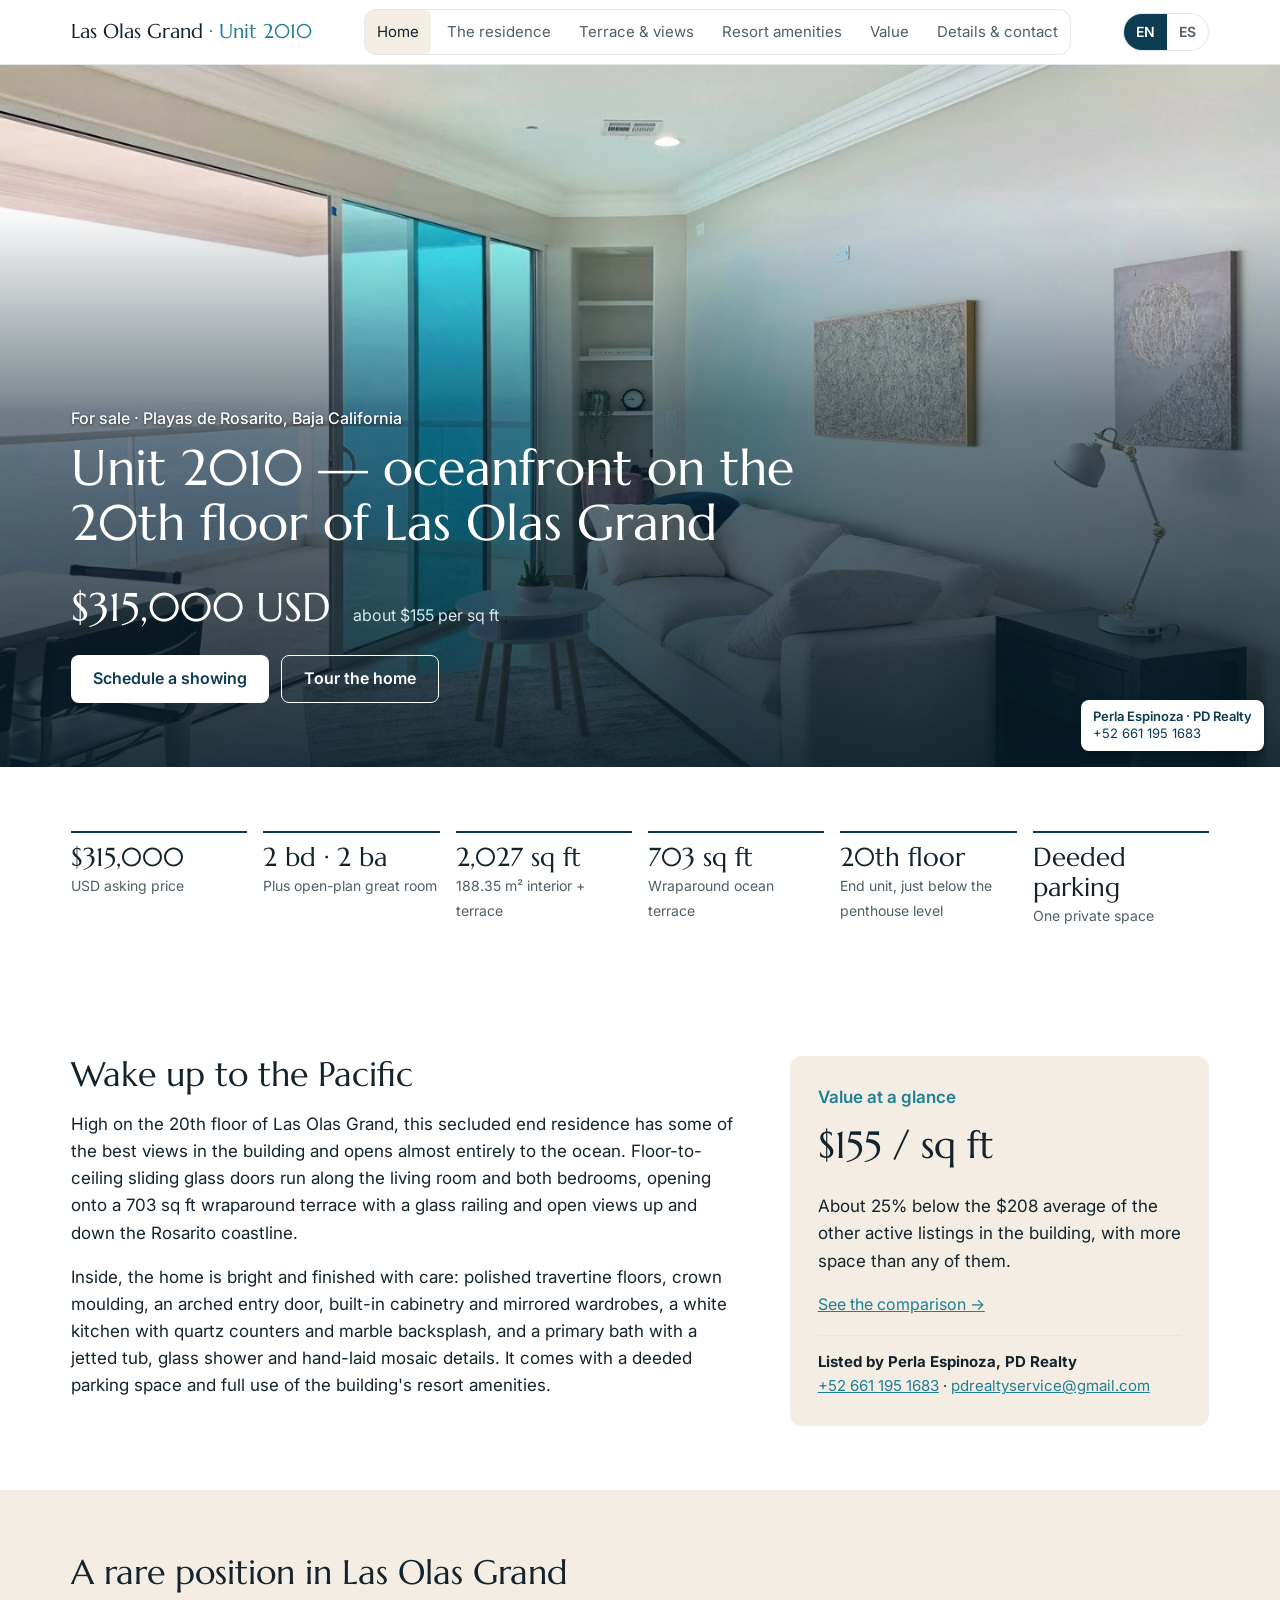
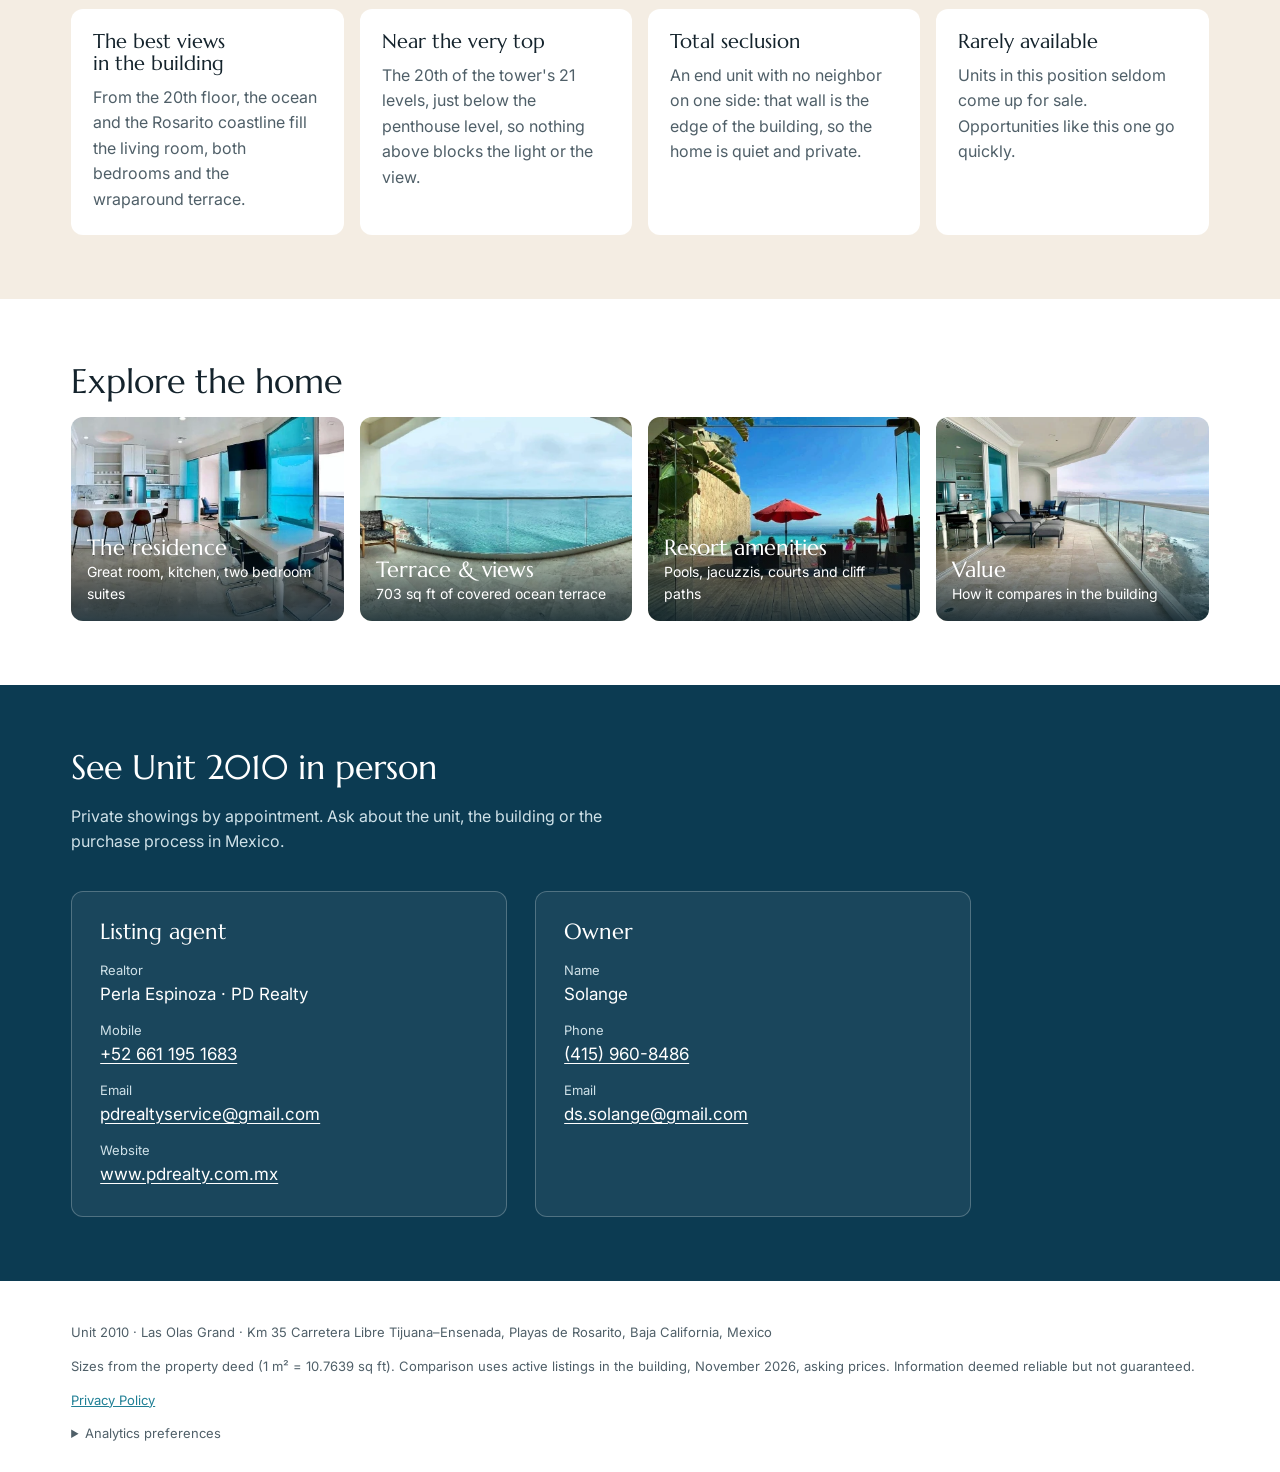
<file: index.html>
<!DOCTYPE html>
<html lang="en"><head><meta charset="utf-8"><meta name="viewport" content="width=device-width,initial-scale=1">
<title>Rosarito Oceanfront Condo for Sale | Las Olas Grand Unit 2010</title>
<meta name="description" content="Oceanfront condo for sale in Playas de Rosarito, Baja California. Unit 2010 has 2 bedrooms, 2 baths, and a 703 sq ft wraparound terrace. Asking $315,000 USD.">
<link rel="canonical" href="https://lasolasgrand2010.com/">
<link rel="alternate" hreflang="en" href="https://lasolasgrand2010.com/">
<link rel="alternate" hreflang="es" href="https://lasolasgrand2010.com/index-es.html">
<link rel="alternate" hreflang="x-default" href="https://lasolasgrand2010.com/">
<meta property="og:type" content="website">
<meta property="og:title" content="Rosarito Oceanfront Condo for Sale | Las Olas Grand Unit 2010">
<meta property="og:description" content="Oceanfront condo for sale in Playas de Rosarito, Baja California. Unit 2010 has 2 bedrooms, 2 baths, and a 703 sq ft wraparound terrace. Asking $315,000 USD.">
<meta property="og:url" content="https://lasolasgrand2010.com/">
<meta property="og:image" content="https://lasolasgrand2010.com/images/img_4748.jpg">
<meta property="og:image:width" content="1600">
<meta property="og:image:height" content="1200">
<meta property="og:image:alt" content="Living room with floor-to-ceiling sliding doors opening to the ocean terrace">
<meta property="og:locale" content="en_US">
<meta property="og:locale:alternate" content="es_MX">
<meta name="twitter:card" content="summary_large_image">
<meta name="twitter:title" content="Rosarito Oceanfront Condo for Sale | Las Olas Grand Unit 2010">
<meta name="twitter:description" content="Oceanfront condo for sale in Playas de Rosarito, Baja California. Unit 2010 has 2 bedrooms, 2 baths, and a 703 sq ft wraparound terrace. Asking $315,000 USD.">
<meta name="twitter:image" content="https://lasolasgrand2010.com/images/img_4748.jpg">
<meta name="twitter:image:alt" content="Living room with floor-to-ceiling sliding doors opening to the ocean terrace">
<script type="application/ld+json">
{
  "@context": "https://schema.org",
  "@graph": [
    {
      "@type": "RealEstateListing",
      "url": "https://lasolasgrand2010.com/",
      "inLanguage": "en",
      "name": "Rosarito Oceanfront Condo for Sale | Las Olas Grand Unit 2010",
      "description": "Oceanfront condo for sale in Playas de Rosarito, Baja California. Unit 2010 has 2 bedrooms, 2 baths, and a 703 sq ft wraparound terrace. Asking $315,000 USD.",
      "image": "https://lasolasgrand2010.com/images/img_4748.jpg",
      "about": {
        "@id": "https://lasolasgrand2010.com/#unit-2010"
      },
      "mainEntity": {
        "@id": "https://lasolasgrand2010.com/#sale-offer"
      }
    },
    {
      "@type": "Apartment",
      "@id": "https://lasolasgrand2010.com/#unit-2010",
      "name": "Las Olas Grand · Unit 2010",
      "address": {
        "@type": "PostalAddress",
        "streetAddress": "Km 35, Carretera Libre Tijuana–Ensenada",
        "addressLocality": "Playas de Rosarito",
        "addressRegion": "Baja California",
        "addressCountry": "MX"
      },
      "numberOfBedrooms": 2,
      "numberOfBathroomsTotal": 2,
      "floorLevel": "20",
      "image": "https://lasolasgrand2010.com/images/img_4748.jpg"
    },
    {
      "@type": "Offer",
      "@id": "https://lasolasgrand2010.com/#sale-offer",
      "price": 315000,
      "priceCurrency": "USD",
      "itemOffered": {
        "@id": "https://lasolasgrand2010.com/#unit-2010"
      }
    }
  ]
}
</script>
<link rel="preconnect" href="https://fonts.googleapis.com"><link rel="preconnect" href="https://fonts.gstatic.com" crossorigin>
<link href="https://fonts.googleapis.com/css2?family=Marcellus&family=Inter:wght@400;500;600&display=swap" rel="stylesheet">
<link rel="stylesheet" href="style.css?v=20261124"></head><body>
<header class="top"><div class="wrap bar"><a class="brand" href="index.html">Las Olas Grand <b>· Unit 2010</b></a>
<nav class="scroll"><a href="index.html" aria-current=page>Home</a><a href="residence.html">The residence</a><a href="terrace.html">Terrace & views</a><a href="resort.html">Resort amenities</a><a href="value.html">Value</a><a href="details.html" data-showing-cta="details_contact">Details & contact</a></nav><div class="lang"><span aria-current="true">EN</span><a href="index-es.html" lang="es" hreflang="es">ES</a></div></div></header>
<main><section class="hero"><picture><source type="image/webp" srcset="images/responsive/img_4748-768.webp 768w, images/responsive/img_4748-1040.webp 1040w, images/responsive/img_4748-1440.webp 1440w, images/responsive/img_4748-1600.webp 1600w" sizes="max(100vw, min(104vh, 960px))"><img src="images/img_4748.jpg" alt="Living room with floor-to-ceiling sliding doors opening to the ocean terrace" width="1600" height="1200" fetchpriority="high"></picture>
<a class="badge" href="tel:+526611951683" data-contact-role="agent" data-contact-method="phone"><b>Perla Espinoza · PD Realty</b><span>+52 661 195 1683</span></a>
<div class="wrap htext"><p class="kicker">For sale · Playas de Rosarito, Baja California</p>
<h1>Unit 2010 — oceanfront on the 20th floor of Las Olas Grand</h1><p class="price">$315,000 USD <span>about $155 per sq ft</span></p>
<p class="cta"><a class="btn" href="#contact" data-showing-cta="schedule_showing">Schedule a showing</a><a class="btn ghost" href="residence.html">Tour the home</a></p></div></section>
<section class="band"><div class="wrap"><div class="facts">
<div><b>$315,000</b><span>USD asking price</span></div><div><b>2 bd · 2 ba</b><span>Plus open-plan great room</span></div>
<div><b>2,027 sq ft</b><span>188.35 m² interior + terrace</span></div><div><b>703 sq ft</b><span>Wraparound ocean terrace</span></div>
<div><b>20th floor</b><span>End unit, just below the penthouse level</span></div><div><b>Deeded parking</b><span>One private space</span></div></div></div></section>
<section class="band"><div class="wrap two"><div><h2>Wake up to the Pacific</h2>
<p>High on the 20th floor of Las Olas Grand, this secluded end residence has some of the best views in the building and opens almost entirely to the ocean. Floor-to-ceiling sliding glass doors run along the living room and both bedrooms, opening onto a 703 sq ft wraparound terrace with a glass railing and open views up and down the Rosarito coastline.</p>
<p>Inside, the home is bright and finished with care: polished travertine floors, crown moulding, an arched entry door, built-in cabinetry and mirrored wardrobes, a white kitchen with quartz counters and marble backsplash, and a primary bath with a jetted tub, glass shower and hand-laid mosaic details. It comes with a deeded parking space and full use of the building's resort amenities.</p></div>
<aside class="value"><p class="k">Value at a glance</p><p class="big">$155 / sq ft</p><p>About 25% below the $208 average of the other active listings in the building, with more space than any of them.</p><a href="value.html">See the comparison →</a><p class="agent"><b>Listed by Perla Espinoza, PD Realty</b><br><a href="tel:+526611951683" data-contact-role="agent" data-contact-method="phone">+52 661 195 1683</a> · <a href="mailto:pdrealtyservice@gmail.com" data-contact-role="agent" data-contact-method="email">pdrealtyservice@gmail.com</a></p></aside></div></section>
<section class="band alt"><div class="wrap"><h2>A rare position in Las Olas Grand</h2><div class="hl">
<article><h3>The best views in the building</h3><p>From the 20th floor, the ocean and the Rosarito coastline fill the living room, both bedrooms and the wraparound terrace.</p></article>
<article><h3>Near the very top</h3><p>The 20th of the tower's 21 levels, just below the penthouse level, so nothing above blocks the light or the view.</p></article>
<article><h3>Total seclusion</h3><p>An end unit with no neighbor on one side: that wall is the edge of the building, so the home is quiet and private.</p></article>
<article><h3>Rarely available</h3><p>Units in this position seldom come up for sale. Opportunities like this one go quickly.</p></article></div></div></section>
<section class="band"><div class="wrap"><h2>Explore the home</h2><div class="tiles">
<a class="tile" href="residence.html"><picture><source type="image/webp" srcset="images/responsive/airbnb-great-room-panorama-400.webp 400w, images/responsive/airbnb-great-room-panorama-768.webp 768w, images/responsive/airbnb-great-room-panorama-1040.webp 1040w, images/responsive/airbnb-great-room-panorama-1400.webp 1400w" sizes="(min-width: 1155px) calc((min(92vw, calc(1240px - 8vw)) - 48px) / 4 * 1.85), (min-width: 866px) calc((92vw - 32px) / 3 * 1.85), (min-width: 577px) calc((92vw - 16px) / 2 * 1.85), (max-width: 400px) calc((100vw - 32px) * 1.85), calc(92vw * 1.85)"><img src="images/airbnb-great-room-panorama.jpg" alt="" loading="lazy"></picture><span><b>The residence</b>Great room, kitchen, two bedroom suites</span></a>
<a class="tile" href="terrace.html"><picture><source type="image/webp" srcset="images/responsive/img_4654-400.webp 400w, images/responsive/img_4654-768.webp 768w, images/responsive/img_4654-1040.webp 1040w, images/responsive/img_4654-1440.webp 1440w" sizes="(min-width: 1155px) calc((min(92vw, calc(1240px - 8vw)) - 48px) / 4 * 1.85), (min-width: 866px) calc((92vw - 32px) / 3 * 1.85), (min-width: 577px) calc((92vw - 16px) / 2 * 1.85), (max-width: 400px) calc((100vw - 32px) * 1.85), calc(92vw * 1.85)"><img src="images/img_4654.jpg" alt="" loading="lazy"></picture><span><b>Terrace & views</b>703 sq ft of covered ocean terrace</span></a>
<a class="tile" href="resort.html"><picture><source type="image/webp" srcset="images/responsive/airbnb-pool-deck-400.webp 400w, images/responsive/airbnb-pool-deck-768.webp 768w, images/responsive/airbnb-pool-deck-1040.webp 1040w" sizes="auto, (min-width: 1155px) calc((min(92vw, calc(1240px - 8vw)) - 48px) / 4), (min-width: 866px) calc((92vw - 32px) / 3), (min-width: 577px) calc((92vw - 16px) / 2), (max-width: 400px) calc(100vw - 32px), 92vw"><img src="images/airbnb-pool-deck.jpg" alt="" loading="lazy"></picture><span><b>Resort amenities</b>Pools, jacuzzis, courts and cliff paths</span></a>
<a class="tile" href="value.html"><picture><source type="image/webp" srcset="images/responsive/img_4767-400.webp 400w, images/responsive/img_4767-768.webp 768w, images/responsive/img_4767-1040.webp 1040w" sizes="auto, (min-width: 1155px) calc((min(92vw, calc(1240px - 8vw)) - 48px) / 4), (min-width: 866px) calc((92vw - 32px) / 3), (min-width: 577px) calc((92vw - 16px) / 2), (max-width: 400px) calc(100vw - 32px), 92vw"><img src="images/img_4767.jpg" alt="" loading="lazy"></picture><span><b>Value</b>How it compares in the building</span></a></div></div></section></main>
<section class="band contact" id="contact" aria-labelledby="contact-title"><div class="wrap cbox">
<div><h2 id="contact-title">See Unit 2010 in person</h2><p>Private showings by appointment. Ask about the unit, the building or the purchase process in Mexico.</p></div>
<div class="who"><div class="cards"><h3 class="role">Listing agent</h3><p><span>Realtor</span>Perla Espinoza · PD Realty</p><p><span>Mobile</span><a href="tel:+526611951683" data-contact-role="agent" data-contact-method="phone">+52 661 195 1683</a></p>
<p><span>Email</span><a href="mailto:pdrealtyservice@gmail.com?subject=Las%20Olas%20Grand%20Unit%202010" data-contact-role="agent" data-contact-method="email">pdrealtyservice@gmail.com</a></p><p><span>Website</span><a href="https://www.pdrealty.com.mx" data-contact-role="agent" data-contact-method="website">www.pdrealty.com.mx</a></p></div>
<div class="cards"><h3 class="role">Owner</h3><p><span>Name</span>Solange</p><p><span>Phone</span><a href="tel:+14159608486" data-contact-role="owner" data-contact-method="phone">(415) 960-8486</a></p>
<p><span>Email</span><a href="mailto:ds.solange@gmail.com?subject=Las%20Olas%20Grand%20Unit%202010" data-contact-role="owner" data-contact-method="email">ds.solange@gmail.com</a></p></div></div></div></section>
<footer class="foot"><div class="wrap"><p>Unit 2010 · Las Olas Grand · Km 35 Carretera Libre Tijuana–Ensenada, Playas de Rosarito, Baja California, Mexico</p>
<p>Sizes from the property deed (1 m² = 10.7639 sq ft). Comparison uses active listings in the building, November 2026, asking prices. Information deemed reliable but not guaranteed.</p>
<p><a href="privacy.html">Privacy Policy</a></p></div></footer>
<div class="lb" id="lb" hidden><button class="x" aria-label="Close">×</button><button class="prev" aria-label="Previous photo">‹</button>
<figure><img alt=""><figcaption></figcaption></figure><button class="next" aria-label="Next photo">›</button></div>
<script src="site.js"></script><script src="analytics.js" defer></script></body></html>
</file>
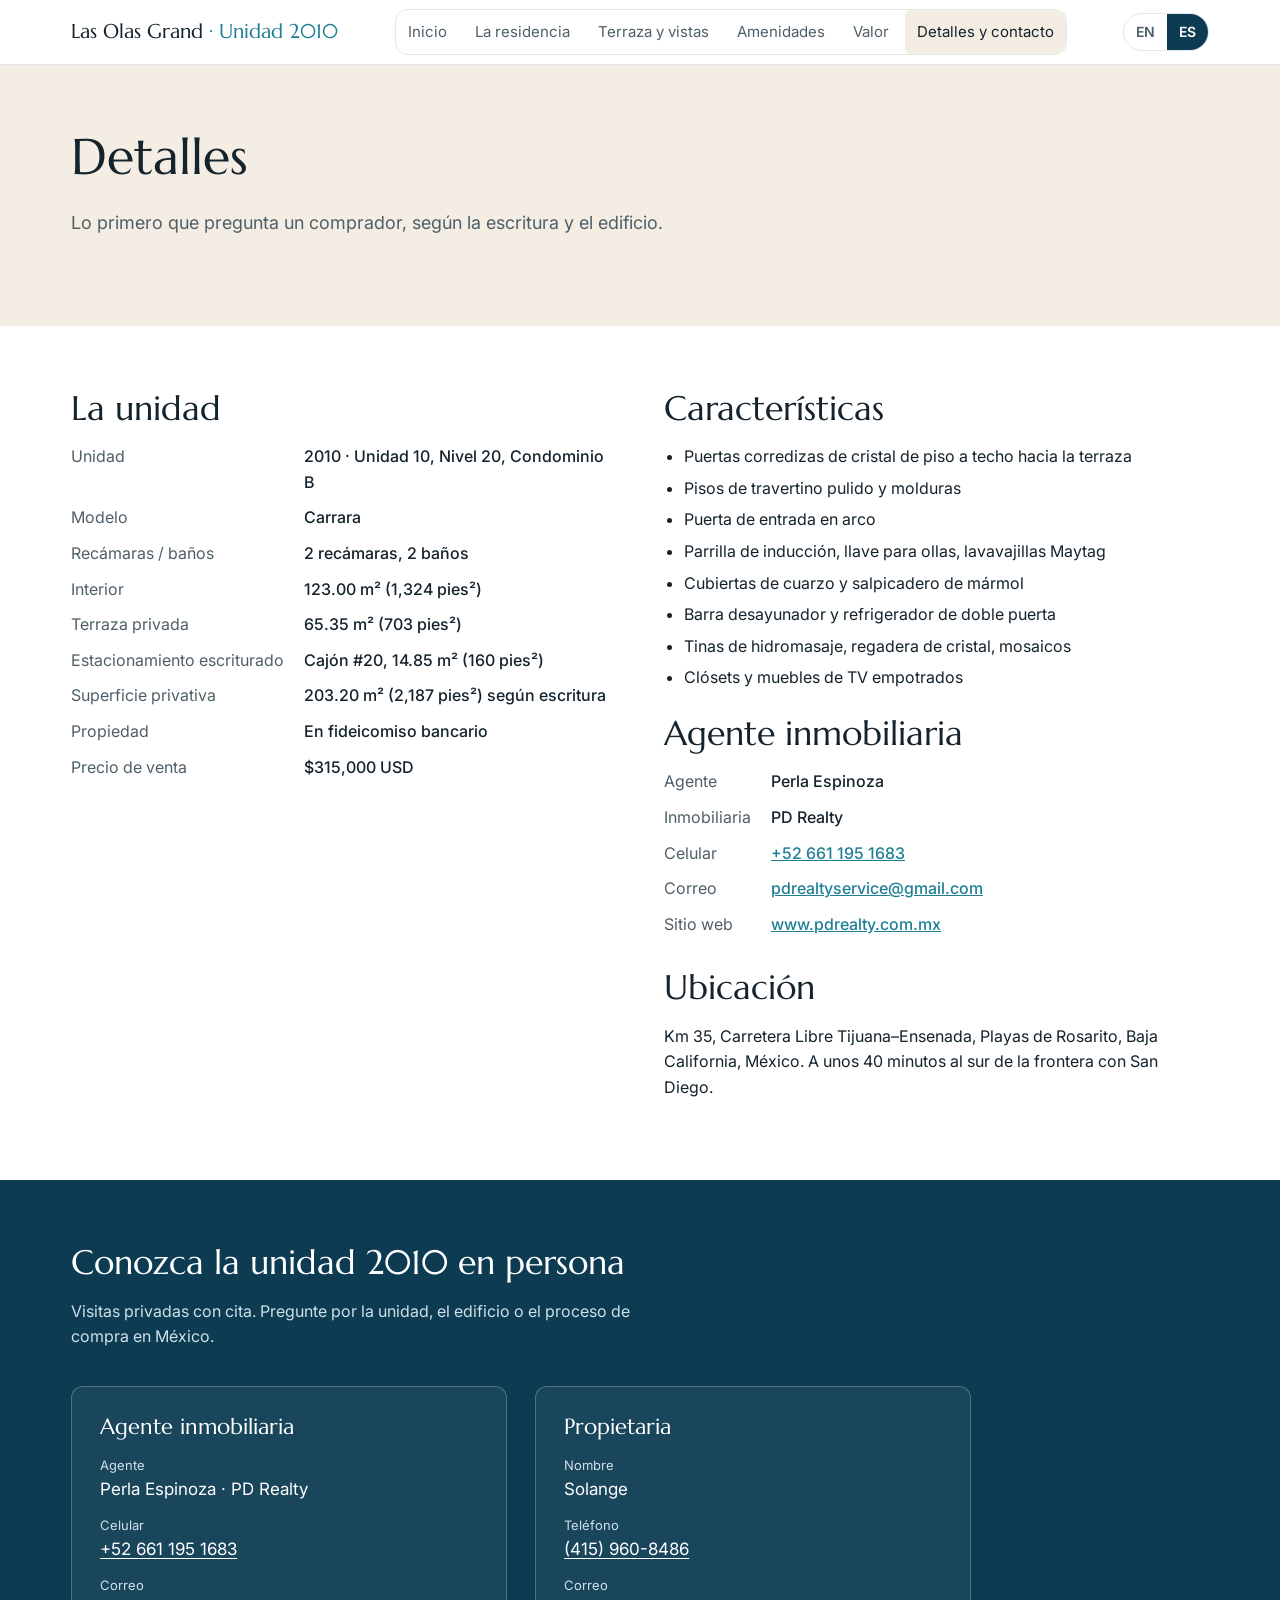
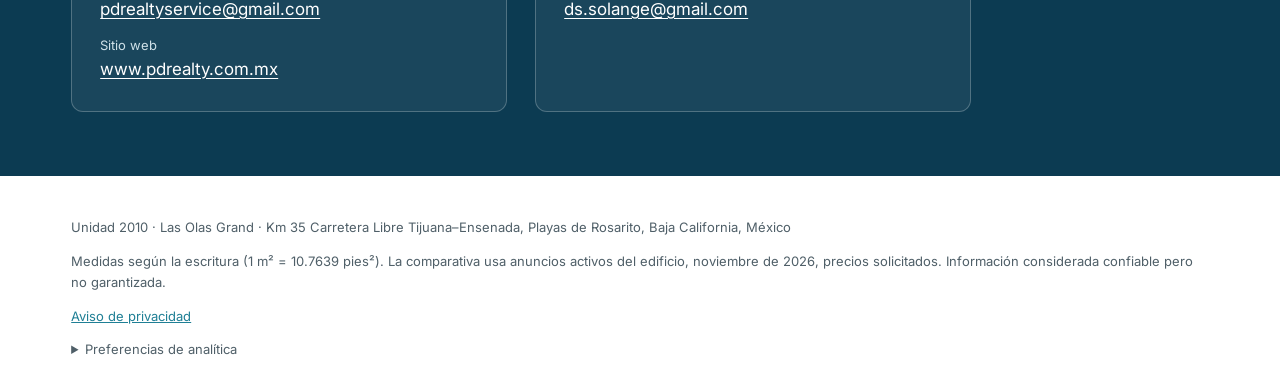
<file: details-es.html>
<!DOCTYPE html>
<html lang="es"><head><meta charset="utf-8"><meta name="viewport" content="width=device-width,initial-scale=1">
<title>Ficha y contacto | Las Olas Grand Unidad 2010</title>
<meta name="description" content="Consulte las medidas según la escritura, el estacionamiento y el tipo de propiedad de la unidad 2010 en Rosarito. Contacte a la agente para agendar una visita.">
<link rel="canonical" href="https://lasolasgrand2010.com/details-es.html">
<link rel="alternate" hreflang="en" href="https://lasolasgrand2010.com/details.html">
<link rel="alternate" hreflang="es" href="https://lasolasgrand2010.com/details-es.html">
<link rel="alternate" hreflang="x-default" href="https://lasolasgrand2010.com/details.html">
<meta property="og:type" content="website">
<meta property="og:title" content="Ficha y contacto | Las Olas Grand Unidad 2010">
<meta property="og:description" content="Consulte las medidas según la escritura, el estacionamiento y el tipo de propiedad de la unidad 2010 en Rosarito. Contacte a la agente para agendar una visita.">
<meta property="og:url" content="https://lasolasgrand2010.com/details-es.html">
<meta property="og:image" content="https://lasolasgrand2010.com/images/img_4748.jpg">
<meta property="og:image:width" content="1600">
<meta property="og:image:height" content="1200">
<meta property="og:image:alt" content="Sala con puertas corredizas de piso a techo hacia la terraza frente al mar">
<meta property="og:locale" content="es_MX">
<meta property="og:locale:alternate" content="en_US">
<meta name="twitter:card" content="summary_large_image">
<meta name="twitter:title" content="Ficha y contacto | Las Olas Grand Unidad 2010">
<meta name="twitter:description" content="Consulte las medidas según la escritura, el estacionamiento y el tipo de propiedad de la unidad 2010 en Rosarito. Contacte a la agente para agendar una visita.">
<meta name="twitter:image" content="https://lasolasgrand2010.com/images/img_4748.jpg">
<meta name="twitter:image:alt" content="Sala con puertas corredizas de piso a techo hacia la terraza frente al mar">
<link rel="preconnect" href="https://fonts.googleapis.com"><link rel="preconnect" href="https://fonts.gstatic.com" crossorigin>
<link href="https://fonts.googleapis.com/css2?family=Marcellus&family=Inter:wght@400;500;600&display=swap" rel="stylesheet">
<link rel="stylesheet" href="style.css?v=20261124"></head><body>
<header class="top"><div class="wrap bar"><a class="brand" href="index-es.html">Las Olas Grand <b>· Unidad 2010</b></a>
<nav class="scroll"><a href="index-es.html">Inicio</a><a href="residence-es.html">La residencia</a><a href="terrace-es.html">Terraza y vistas</a><a href="resort-es.html">Amenidades</a><a href="value-es.html">Valor</a><a href="details-es.html" aria-current=page>Detalles y contacto</a></nav><div class="lang"><a href="details.html" lang="en" hreflang="en" title="English">EN</a><span aria-current="true">ES</span></div></div></header>
<main><section class="band intro"><div class="wrap"><h1>Detalles</h1><p class="lede">Lo primero que pregunta un comprador, según la escritura y el edificio.</p></div></section>
<section class="band"><div class="wrap specs">
<div><h2>La unidad</h2><dl>
<dt>Unidad</dt><dd>2010 · Unidad 10, Nivel 20, Condominio B</dd><dt>Modelo</dt><dd>Carrara</dd><dt>Recámaras / baños</dt><dd>2 recámaras, 2 baños</dd>
<dt>Interior</dt><dd>123.00 m² (1,324 pies²)</dd><dt>Terraza privada</dt><dd>65.35 m² (703 pies²)</dd><dt>Estacionamiento escriturado</dt><dd>Cajón #20, 14.85 m² (160 pies²)</dd>
<dt>Superficie privativa</dt><dd>203.20 m² (2,187 pies²) según escritura</dd><dt>Propiedad</dt><dd>En fideicomiso bancario</dd><dt>Precio de venta</dt><dd>$315,000 USD</dd></dl></div>
<div><h2>Características</h2><ul class="list">
<li>Puertas corredizas de cristal de piso a techo hacia la terraza</li><li>Pisos de travertino pulido y molduras</li><li>Puerta de entrada en arco</li>
<li>Parrilla de inducción, llave para ollas, lavavajillas Maytag</li><li>Cubiertas de cuarzo y salpicadero de mármol</li><li>Barra desayunador y refrigerador de doble puerta</li>
<li>Tinas de hidromasaje, regadera de cristal, mosaicos</li><li>Clósets y muebles de TV empotrados</li></ul>
<h2>Agente inmobiliaria</h2><dl><dt>Agente</dt><dd>Perla Espinoza</dd><dt>Inmobiliaria</dt><dd>PD Realty</dd><dt>Celular</dt><dd><a href="tel:+526611951683" data-contact-role="agent" data-contact-method="phone">+52 661 195 1683</a></dd>
<dt>Correo</dt><dd><a href="mailto:pdrealtyservice@gmail.com" data-contact-role="agent" data-contact-method="email">pdrealtyservice@gmail.com</a></dd><dt>Sitio web</dt><dd><a href="https://www.pdrealty.com.mx" data-contact-role="agent" data-contact-method="website">www.pdrealty.com.mx</a></dd></dl>
<h2 style="margin-top:32px">Ubicación</h2><p>Km 35, Carretera Libre Tijuana–Ensenada, Playas de Rosarito, Baja California, México. A unos 40 minutos al sur de la frontera con San Diego.</p></div></div></section></main>
<section class="band contact" id="contact" aria-labelledby="contact-title"><div class="wrap cbox">
<div><h2 id="contact-title">Conozca la unidad 2010 en persona</h2><p>Visitas privadas con cita. Pregunte por la unidad, el edificio o el proceso de compra en México.</p></div>
<div class="who"><div class="cards"><h3 class="role">Agente inmobiliaria</h3><p><span>Agente</span>Perla Espinoza · PD Realty</p><p><span>Celular</span><a href="tel:+526611951683" data-contact-role="agent" data-contact-method="phone">+52 661 195 1683</a></p>
<p><span>Correo</span><a href="mailto:pdrealtyservice@gmail.com?subject=Las%20Olas%20Grand%20Unit%202010" data-contact-role="agent" data-contact-method="email">pdrealtyservice@gmail.com</a></p><p><span>Sitio web</span><a href="https://www.pdrealty.com.mx" data-contact-role="agent" data-contact-method="website">www.pdrealty.com.mx</a></p></div>
<div class="cards"><h3 class="role">Propietaria</h3><p><span>Nombre</span>Solange</p><p><span>Teléfono</span><a href="tel:+14159608486" data-contact-role="owner" data-contact-method="phone">(415) 960-8486</a></p>
<p><span>Correo</span><a href="mailto:ds.solange@gmail.com?subject=Las%20Olas%20Grand%20Unit%202010" data-contact-role="owner" data-contact-method="email">ds.solange@gmail.com</a></p></div></div></div></section>
<footer class="foot"><div class="wrap"><p>Unidad 2010 · Las Olas Grand · Km 35 Carretera Libre Tijuana–Ensenada, Playas de Rosarito, Baja California, México</p>
<p>Medidas según la escritura (1 m² = 10.7639 pies²). La comparativa usa anuncios activos del edificio, noviembre de 2026, precios solicitados. Información considerada confiable pero no garantizada.</p>
<p><a href="privacy-es.html">Aviso de privacidad</a></p></div></footer>
<div class="lb" id="lb" hidden><button class="x" aria-label="Cerrar">×</button><button class="prev" aria-label="Foto anterior">‹</button>
<figure><img alt=""><figcaption></figcaption></figure><button class="next" aria-label="Foto siguiente">›</button></div>
<script src="site.js"></script><script src="analytics.js" defer></script></body></html>
</file>
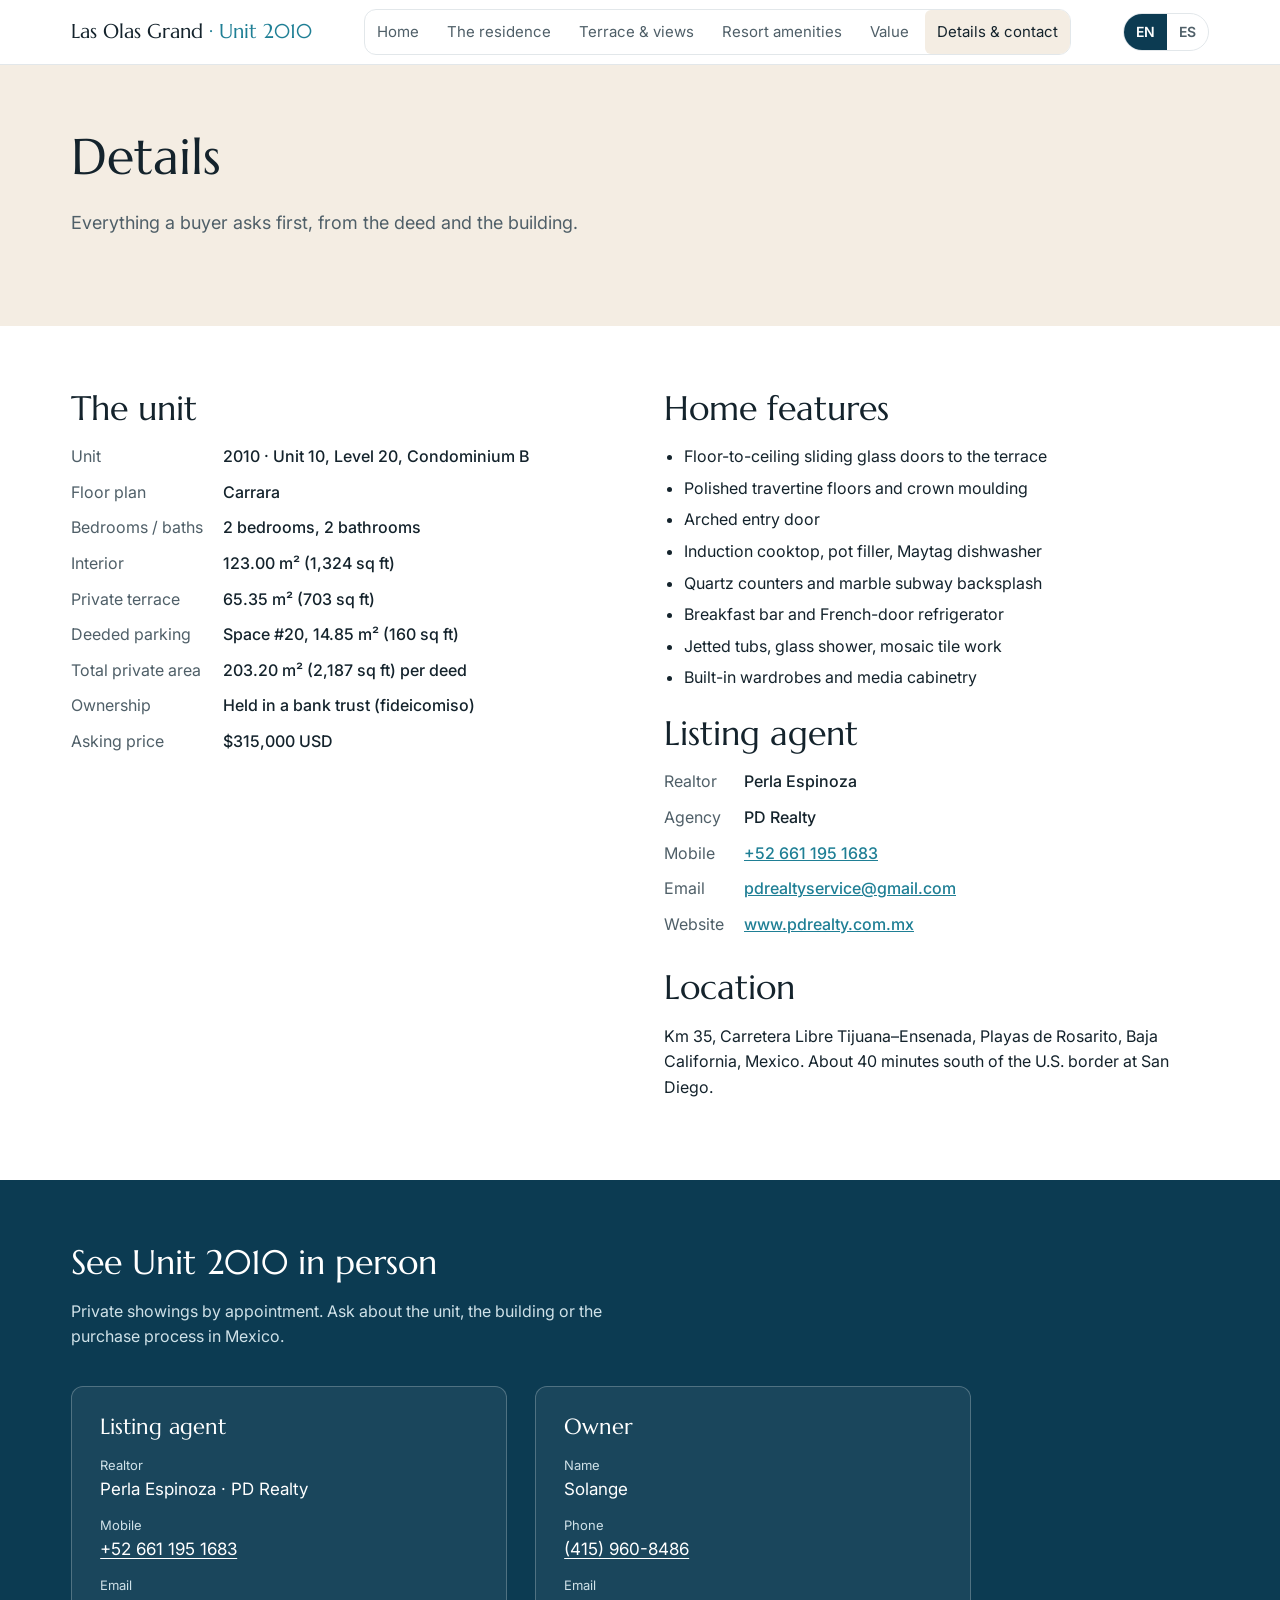
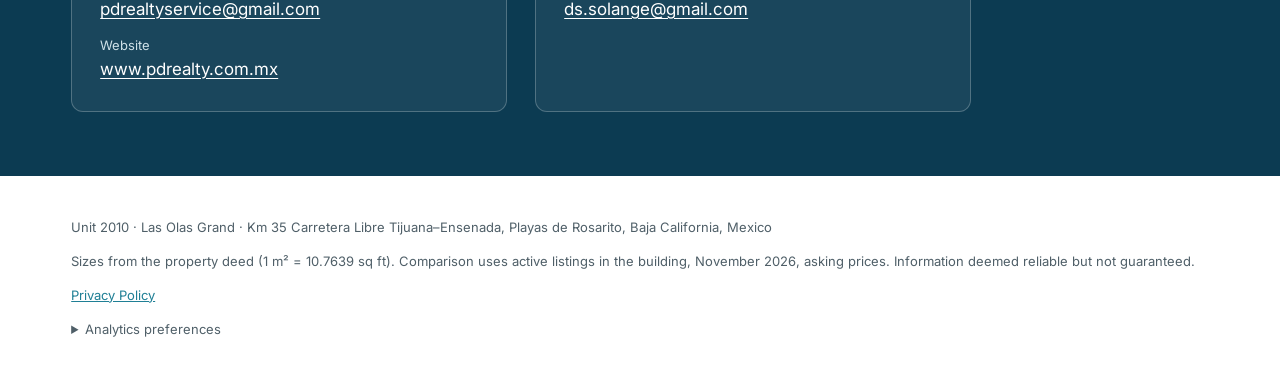
<file: details.html>
<!DOCTYPE html>
<html lang="en"><head><meta charset="utf-8"><meta name="viewport" content="width=device-width,initial-scale=1">
<title>Condo Specs &amp; Contact | Las Olas Grand Unit 2010</title>
<meta name="description" content="Review deed dimensions, parking, and ownership details for Unit 2010 in Playas de Rosarito. Contact the listing agent to arrange a private showing.">
<link rel="canonical" href="https://lasolasgrand2010.com/details.html">
<link rel="alternate" hreflang="en" href="https://lasolasgrand2010.com/details.html">
<link rel="alternate" hreflang="es" href="https://lasolasgrand2010.com/details-es.html">
<link rel="alternate" hreflang="x-default" href="https://lasolasgrand2010.com/details.html">
<meta property="og:type" content="website">
<meta property="og:title" content="Condo Specs &amp; Contact | Las Olas Grand Unit 2010">
<meta property="og:description" content="Review deed dimensions, parking, and ownership details for Unit 2010 in Playas de Rosarito. Contact the listing agent to arrange a private showing.">
<meta property="og:url" content="https://lasolasgrand2010.com/details.html">
<meta property="og:image" content="https://lasolasgrand2010.com/images/img_4748.jpg">
<meta property="og:image:width" content="1600">
<meta property="og:image:height" content="1200">
<meta property="og:image:alt" content="Living room with floor-to-ceiling sliding doors opening to the ocean terrace">
<meta property="og:locale" content="en_US">
<meta property="og:locale:alternate" content="es_MX">
<meta name="twitter:card" content="summary_large_image">
<meta name="twitter:title" content="Condo Specs &amp; Contact | Las Olas Grand Unit 2010">
<meta name="twitter:description" content="Review deed dimensions, parking, and ownership details for Unit 2010 in Playas de Rosarito. Contact the listing agent to arrange a private showing.">
<meta name="twitter:image" content="https://lasolasgrand2010.com/images/img_4748.jpg">
<meta name="twitter:image:alt" content="Living room with floor-to-ceiling sliding doors opening to the ocean terrace">
<link rel="preconnect" href="https://fonts.googleapis.com"><link rel="preconnect" href="https://fonts.gstatic.com" crossorigin>
<link href="https://fonts.googleapis.com/css2?family=Marcellus&family=Inter:wght@400;500;600&display=swap" rel="stylesheet">
<link rel="stylesheet" href="style.css?v=20261124"></head><body>
<header class="top"><div class="wrap bar"><a class="brand" href="index.html">Las Olas Grand <b>· Unit 2010</b></a>
<nav class="scroll"><a href="index.html">Home</a><a href="residence.html">The residence</a><a href="terrace.html">Terrace & views</a><a href="resort.html">Resort amenities</a><a href="value.html">Value</a><a href="details.html" aria-current=page>Details & contact</a></nav><div class="lang"><span aria-current="true">EN</span><a href="details-es.html" lang="es" hreflang="es">ES</a></div></div></header>
<main><section class="band intro"><div class="wrap"><h1>Details</h1><p class="lede">Everything a buyer asks first, from the deed and the building.</p></div></section>
<section class="band"><div class="wrap specs">
<div><h2>The unit</h2><dl>
<dt>Unit</dt><dd>2010 · Unit 10, Level 20, Condominium B</dd><dt>Floor plan</dt><dd>Carrara</dd><dt>Bedrooms / baths</dt><dd>2 bedrooms, 2 bathrooms</dd>
<dt>Interior</dt><dd>123.00 m² (1,324 sq ft)</dd><dt>Private terrace</dt><dd>65.35 m² (703 sq ft)</dd><dt>Deeded parking</dt><dd>Space #20, 14.85 m² (160 sq ft)</dd>
<dt>Total private area</dt><dd>203.20 m² (2,187 sq ft) per deed</dd><dt>Ownership</dt><dd>Held in a bank trust (fideicomiso)</dd><dt>Asking price</dt><dd>$315,000 USD</dd></dl></div>
<div><h2>Home features</h2><ul class="list">
<li>Floor-to-ceiling sliding glass doors to the terrace</li><li>Polished travertine floors and crown moulding</li><li>Arched entry door</li>
<li>Induction cooktop, pot filler, Maytag dishwasher</li><li>Quartz counters and marble subway backsplash</li><li>Breakfast bar and French-door refrigerator</li>
<li>Jetted tubs, glass shower, mosaic tile work</li><li>Built-in wardrobes and media cabinetry</li></ul>
<h2>Listing agent</h2><dl><dt>Realtor</dt><dd>Perla Espinoza</dd><dt>Agency</dt><dd>PD Realty</dd><dt>Mobile</dt><dd><a href="tel:+526611951683" data-contact-role="agent" data-contact-method="phone">+52 661 195 1683</a></dd>
<dt>Email</dt><dd><a href="mailto:pdrealtyservice@gmail.com" data-contact-role="agent" data-contact-method="email">pdrealtyservice@gmail.com</a></dd><dt>Website</dt><dd><a href="https://www.pdrealty.com.mx" data-contact-role="agent" data-contact-method="website">www.pdrealty.com.mx</a></dd></dl>
<h2 style="margin-top:32px">Location</h2><p>Km 35, Carretera Libre Tijuana–Ensenada, Playas de Rosarito, Baja California, Mexico. About 40 minutes south of the U.S. border at San Diego.</p></div></div></section></main>
<section class="band contact" id="contact" aria-labelledby="contact-title"><div class="wrap cbox">
<div><h2 id="contact-title">See Unit 2010 in person</h2><p>Private showings by appointment. Ask about the unit, the building or the purchase process in Mexico.</p></div>
<div class="who"><div class="cards"><h3 class="role">Listing agent</h3><p><span>Realtor</span>Perla Espinoza · PD Realty</p><p><span>Mobile</span><a href="tel:+526611951683" data-contact-role="agent" data-contact-method="phone">+52 661 195 1683</a></p>
<p><span>Email</span><a href="mailto:pdrealtyservice@gmail.com?subject=Las%20Olas%20Grand%20Unit%202010" data-contact-role="agent" data-contact-method="email">pdrealtyservice@gmail.com</a></p><p><span>Website</span><a href="https://www.pdrealty.com.mx" data-contact-role="agent" data-contact-method="website">www.pdrealty.com.mx</a></p></div>
<div class="cards"><h3 class="role">Owner</h3><p><span>Name</span>Solange</p><p><span>Phone</span><a href="tel:+14159608486" data-contact-role="owner" data-contact-method="phone">(415) 960-8486</a></p>
<p><span>Email</span><a href="mailto:ds.solange@gmail.com?subject=Las%20Olas%20Grand%20Unit%202010" data-contact-role="owner" data-contact-method="email">ds.solange@gmail.com</a></p></div></div></div></section>
<footer class="foot"><div class="wrap"><p>Unit 2010 · Las Olas Grand · Km 35 Carretera Libre Tijuana–Ensenada, Playas de Rosarito, Baja California, Mexico</p>
<p>Sizes from the property deed (1 m² = 10.7639 sq ft). Comparison uses active listings in the building, November 2026, asking prices. Information deemed reliable but not guaranteed.</p>
<p><a href="privacy.html">Privacy Policy</a></p></div></footer>
<div class="lb" id="lb" hidden><button class="x" aria-label="Close">×</button><button class="prev" aria-label="Previous photo">‹</button>
<figure><img alt=""><figcaption></figcaption></figure><button class="next" aria-label="Next photo">›</button></div>
<script src="site.js"></script><script src="analytics.js" defer></script></body></html>
</file>
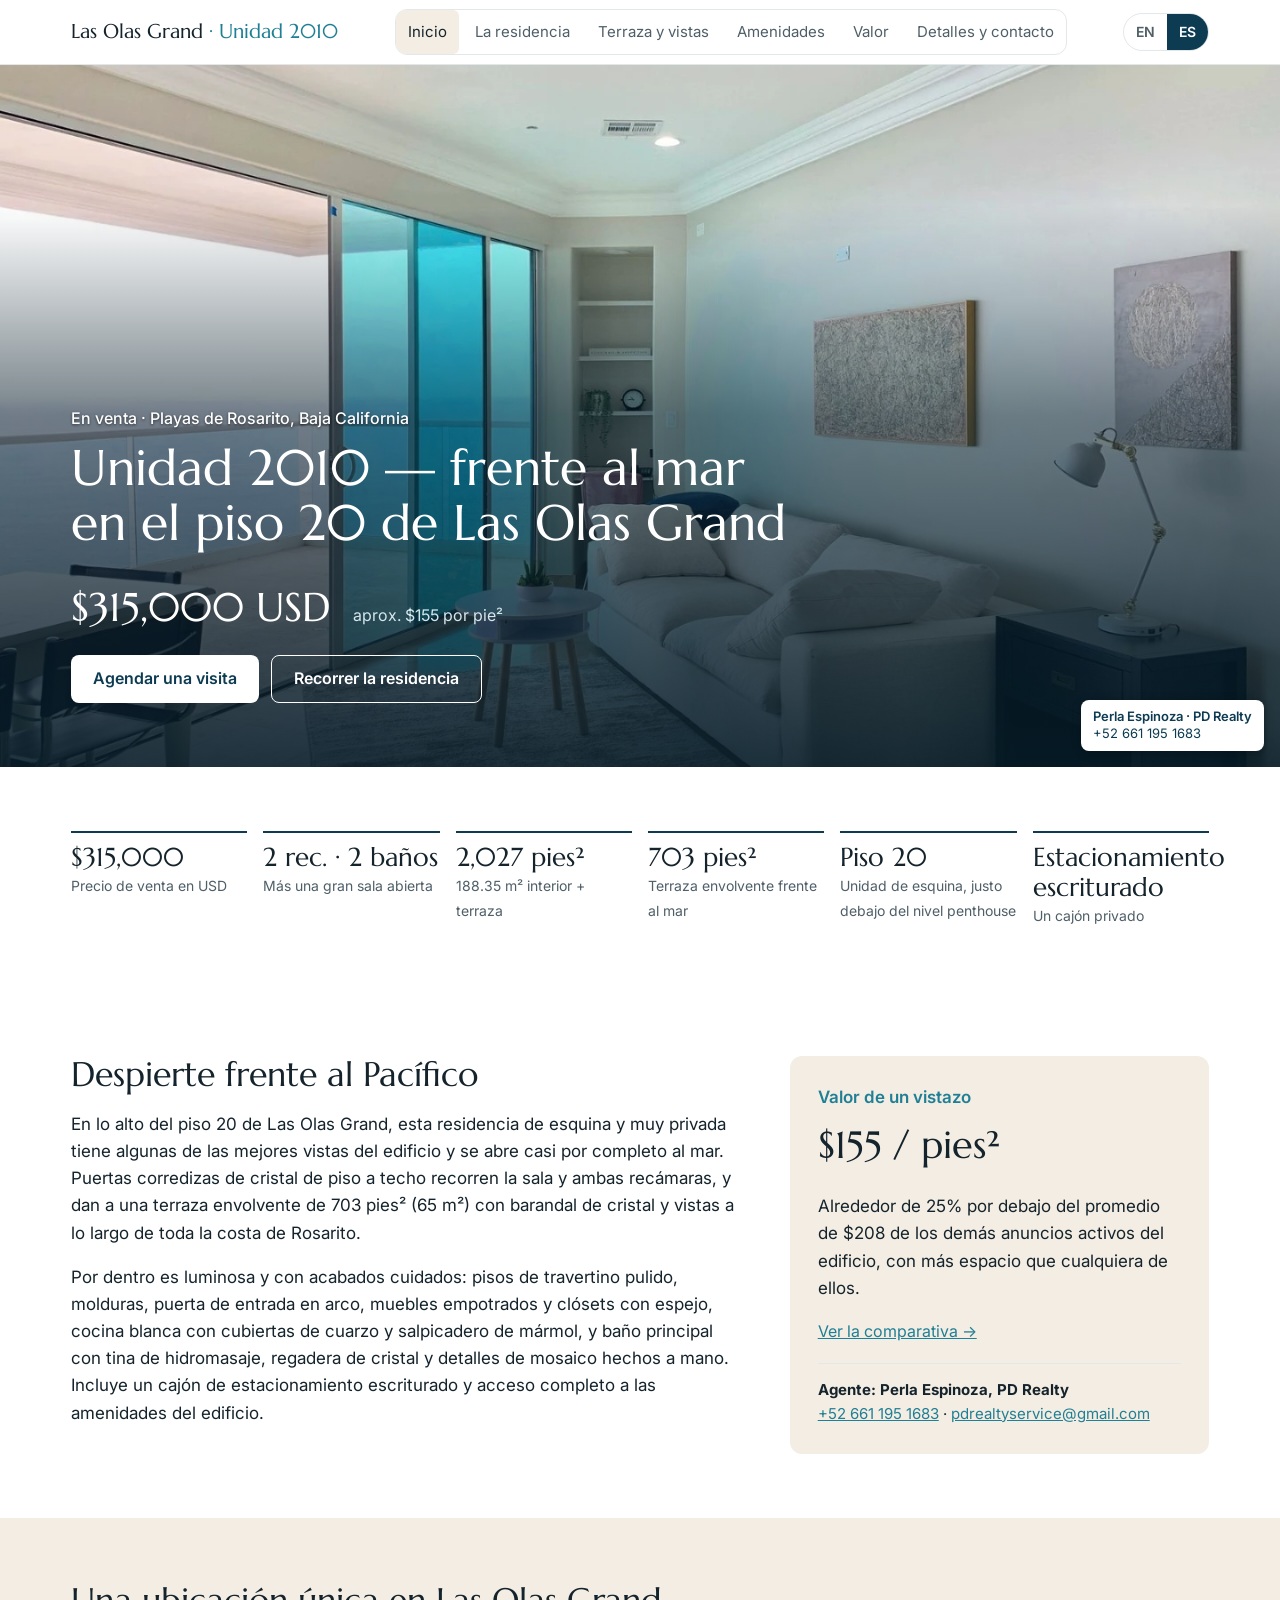
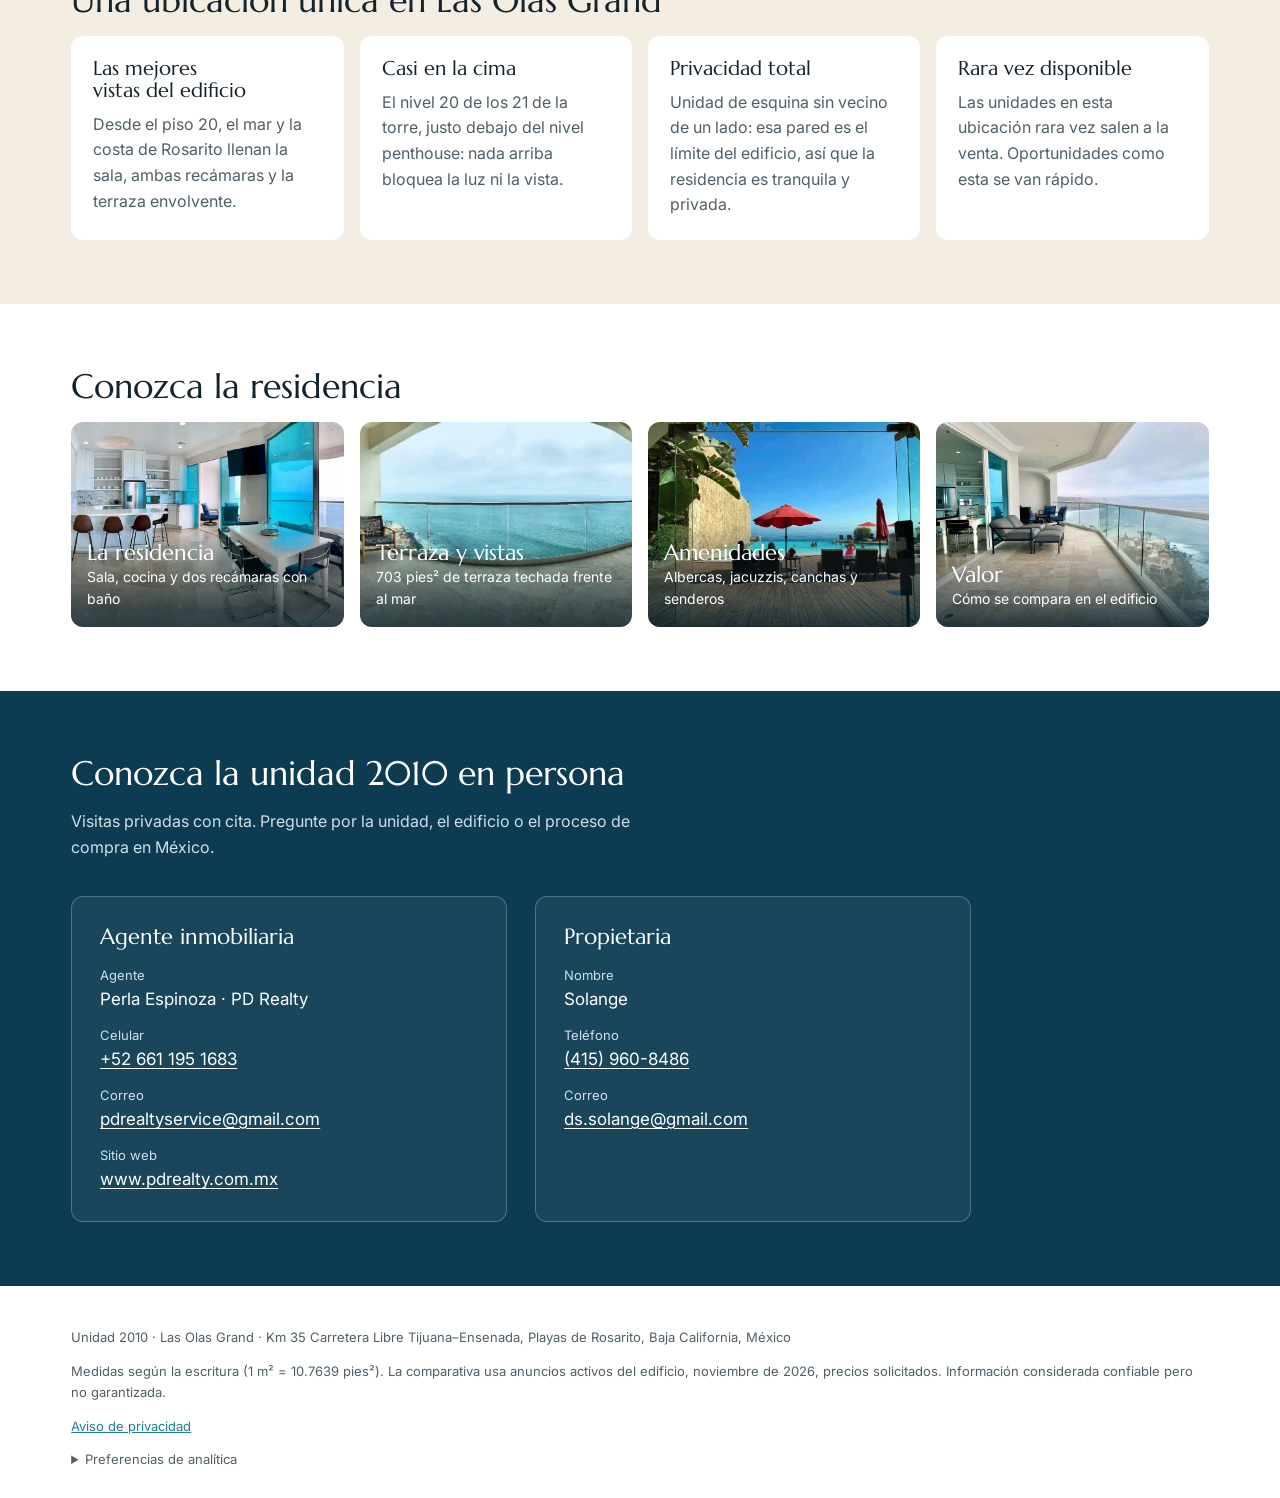
<file: index-es.html>
<!DOCTYPE html>
<html lang="es"><head><meta charset="utf-8"><meta name="viewport" content="width=device-width,initial-scale=1">
<title>Departamento frente al mar en venta en Rosarito | Las Olas Grand 2010</title>
<meta name="description" content="Departamento en venta en Playas de Rosarito, Baja California. La unidad 2010 tiene 2 recámaras, 2 baños y una terraza envolvente de 65 m². Precio: $315,000 USD.">
<link rel="canonical" href="https://lasolasgrand2010.com/index-es.html">
<link rel="alternate" hreflang="en" href="https://lasolasgrand2010.com/">
<link rel="alternate" hreflang="es" href="https://lasolasgrand2010.com/index-es.html">
<link rel="alternate" hreflang="x-default" href="https://lasolasgrand2010.com/">
<meta property="og:type" content="website">
<meta property="og:title" content="Departamento frente al mar en venta en Rosarito | Las Olas Grand 2010">
<meta property="og:description" content="Departamento en venta en Playas de Rosarito, Baja California. La unidad 2010 tiene 2 recámaras, 2 baños y una terraza envolvente de 65 m². Precio: $315,000 USD.">
<meta property="og:url" content="https://lasolasgrand2010.com/index-es.html">
<meta property="og:image" content="https://lasolasgrand2010.com/images/img_4748.jpg">
<meta property="og:image:width" content="1600">
<meta property="og:image:height" content="1200">
<meta property="og:image:alt" content="Sala con puertas corredizas de piso a techo hacia la terraza frente al mar">
<meta property="og:locale" content="es_MX">
<meta property="og:locale:alternate" content="en_US">
<meta name="twitter:card" content="summary_large_image">
<meta name="twitter:title" content="Departamento frente al mar en venta en Rosarito | Las Olas Grand 2010">
<meta name="twitter:description" content="Departamento en venta en Playas de Rosarito, Baja California. La unidad 2010 tiene 2 recámaras, 2 baños y una terraza envolvente de 65 m². Precio: $315,000 USD.">
<meta name="twitter:image" content="https://lasolasgrand2010.com/images/img_4748.jpg">
<meta name="twitter:image:alt" content="Sala con puertas corredizas de piso a techo hacia la terraza frente al mar">
<script type="application/ld+json">
{
  "@context": "https://schema.org",
  "@graph": [
    {
      "@type": "RealEstateListing",
      "url": "https://lasolasgrand2010.com/index-es.html",
      "inLanguage": "es",
      "name": "Departamento frente al mar en venta en Rosarito | Las Olas Grand 2010",
      "description": "Departamento en venta en Playas de Rosarito, Baja California. La unidad 2010 tiene 2 recámaras, 2 baños y una terraza envolvente de 65 m². Precio: $315,000 USD.",
      "image": "https://lasolasgrand2010.com/images/img_4748.jpg",
      "about": {
        "@id": "https://lasolasgrand2010.com/#unit-2010"
      },
      "mainEntity": {
        "@id": "https://lasolasgrand2010.com/#sale-offer"
      }
    },
    {
      "@type": "Apartment",
      "@id": "https://lasolasgrand2010.com/#unit-2010",
      "name": "Las Olas Grand · Unit 2010",
      "address": {
        "@type": "PostalAddress",
        "streetAddress": "Km 35, Carretera Libre Tijuana–Ensenada",
        "addressLocality": "Playas de Rosarito",
        "addressRegion": "Baja California",
        "addressCountry": "MX"
      },
      "numberOfBedrooms": 2,
      "numberOfBathroomsTotal": 2,
      "floorLevel": "20",
      "image": "https://lasolasgrand2010.com/images/img_4748.jpg"
    },
    {
      "@type": "Offer",
      "@id": "https://lasolasgrand2010.com/#sale-offer",
      "price": 315000,
      "priceCurrency": "USD",
      "itemOffered": {
        "@id": "https://lasolasgrand2010.com/#unit-2010"
      }
    }
  ]
}
</script>
<link rel="preconnect" href="https://fonts.googleapis.com"><link rel="preconnect" href="https://fonts.gstatic.com" crossorigin>
<link href="https://fonts.googleapis.com/css2?family=Marcellus&family=Inter:wght@400;500;600&display=swap" rel="stylesheet">
<link rel="stylesheet" href="style.css?v=20261124"></head><body>
<header class="top"><div class="wrap bar"><a class="brand" href="index-es.html">Las Olas Grand <b>· Unidad 2010</b></a>
<nav class="scroll"><a href="index-es.html" aria-current=page>Inicio</a><a href="residence-es.html">La residencia</a><a href="terrace-es.html">Terraza y vistas</a><a href="resort-es.html">Amenidades</a><a href="value-es.html">Valor</a><a href="details-es.html" data-showing-cta="details_contact">Detalles y contacto</a></nav><div class="lang"><a href="index.html" lang="en" hreflang="en" title="English">EN</a><span aria-current="true">ES</span></div></div></header>
<main><section class="hero"><picture><source type="image/webp" srcset="images/responsive/img_4748-768.webp 768w, images/responsive/img_4748-1040.webp 1040w, images/responsive/img_4748-1440.webp 1440w, images/responsive/img_4748-1600.webp 1600w" sizes="max(100vw, min(104vh, 960px))"><img src="images/img_4748.jpg" alt="Sala con puertas corredizas de piso a techo hacia la terraza frente al mar" width="1600" height="1200" fetchpriority="high"></picture>
<a class="badge" href="tel:+526611951683" data-contact-role="agent" data-contact-method="phone"><b>Perla Espinoza · PD Realty</b><span>+52 661 195 1683</span></a>
<div class="wrap htext"><p class="kicker">En venta · Playas de Rosarito, Baja California</p>
<h1>Unidad 2010 — frente al mar en el piso 20 de Las Olas Grand</h1><p class="price">$315,000 USD <span>aprox. $155 por pie²</span></p>
<p class="cta"><a class="btn" href="#contact" data-showing-cta="schedule_showing">Agendar una visita</a><a class="btn ghost" href="residence-es.html">Recorrer la residencia</a></p></div></section>
<section class="band"><div class="wrap"><div class="facts">
<div><b>$315,000</b><span>Precio de venta en USD</span></div><div><b>2 rec. · 2 baños</b><span>Más una gran sala abierta</span></div>
<div><b>2,027 pies²</b><span>188.35 m² interior + terraza</span></div><div><b>703 pies²</b><span>Terraza envolvente frente al mar</span></div>
<div><b>Piso 20</b><span>Unidad de esquina, justo debajo del nivel penthouse</span></div><div><b>Estacionamiento escriturado</b><span>Un cajón privado</span></div></div></div></section>
<section class="band"><div class="wrap two"><div><h2>Despierte frente al Pacífico</h2>
<p>En lo alto del piso 20 de Las Olas Grand, esta residencia de esquina y muy privada tiene algunas de las mejores vistas del edificio y se abre casi por completo al mar. Puertas corredizas de cristal de piso a techo recorren la sala y ambas recámaras, y dan a una terraza envolvente de 703 pies² (65 m²) con barandal de cristal y vistas a lo largo de toda la costa de Rosarito.</p>
<p>Por dentro es luminosa y con acabados cuidados: pisos de travertino pulido, molduras, puerta de entrada en arco, muebles empotrados y clósets con espejo, cocina blanca con cubiertas de cuarzo y salpicadero de mármol, y baño principal con tina de hidromasaje, regadera de cristal y detalles de mosaico hechos a mano. Incluye un cajón de estacionamiento escriturado y acceso completo a las amenidades del edificio.</p></div>
<aside class="value"><p class="k">Valor de un vistazo</p><p class="big">$155 / pies²</p><p>Alrededor de 25% por debajo del promedio de $208 de los demás anuncios activos del edificio, con más espacio que cualquiera de ellos.</p><a href="value-es.html">Ver la comparativa →</a><p class="agent"><b>Agente: Perla Espinoza, PD Realty</b><br><a href="tel:+526611951683" data-contact-role="agent" data-contact-method="phone">+52 661 195 1683</a> · <a href="mailto:pdrealtyservice@gmail.com" data-contact-role="agent" data-contact-method="email">pdrealtyservice@gmail.com</a></p></aside></div></section>
<section class="band alt"><div class="wrap"><h2>Una ubicación única en Las Olas Grand</h2><div class="hl">
<article><h3>Las mejores vistas del edificio</h3><p>Desde el piso 20, el mar y la costa de Rosarito llenan la sala, ambas recámaras y la terraza envolvente.</p></article>
<article><h3>Casi en la cima</h3><p>El nivel 20 de los 21 de la torre, justo debajo del nivel penthouse: nada arriba bloquea la luz ni la vista.</p></article>
<article><h3>Privacidad total</h3><p>Unidad de esquina sin vecino de un lado: esa pared es el límite del edificio, así que la residencia es tranquila y privada.</p></article>
<article><h3>Rara vez disponible</h3><p>Las unidades en esta ubicación rara vez salen a la venta. Oportunidades como esta se van rápido.</p></article></div></div></section>
<section class="band"><div class="wrap"><h2>Conozca la residencia</h2><div class="tiles">
<a class="tile" href="residence-es.html"><picture><source type="image/webp" srcset="images/responsive/airbnb-great-room-panorama-400.webp 400w, images/responsive/airbnb-great-room-panorama-768.webp 768w, images/responsive/airbnb-great-room-panorama-1040.webp 1040w, images/responsive/airbnb-great-room-panorama-1400.webp 1400w" sizes="(min-width: 1155px) calc((min(92vw, calc(1240px - 8vw)) - 48px) / 4 * 1.85), (min-width: 866px) calc((92vw - 32px) / 3 * 1.85), (min-width: 577px) calc((92vw - 16px) / 2 * 1.85), (max-width: 400px) calc((100vw - 32px) * 1.85), calc(92vw * 1.85)"><img src="images/airbnb-great-room-panorama.jpg" alt="" loading="lazy"></picture><span><b>La residencia</b>Sala, cocina y dos recámaras con baño</span></a>
<a class="tile" href="terrace-es.html"><picture><source type="image/webp" srcset="images/responsive/img_4654-400.webp 400w, images/responsive/img_4654-768.webp 768w, images/responsive/img_4654-1040.webp 1040w, images/responsive/img_4654-1440.webp 1440w" sizes="(min-width: 1155px) calc((min(92vw, calc(1240px - 8vw)) - 48px) / 4 * 1.85), (min-width: 866px) calc((92vw - 32px) / 3 * 1.85), (min-width: 577px) calc((92vw - 16px) / 2 * 1.85), (max-width: 400px) calc((100vw - 32px) * 1.85), calc(92vw * 1.85)"><img src="images/img_4654.jpg" alt="" loading="lazy"></picture><span><b>Terraza y vistas</b>703 pies² de terraza techada frente al mar</span></a>
<a class="tile" href="resort-es.html"><picture><source type="image/webp" srcset="images/responsive/airbnb-pool-deck-400.webp 400w, images/responsive/airbnb-pool-deck-768.webp 768w, images/responsive/airbnb-pool-deck-1040.webp 1040w" sizes="auto, (min-width: 1155px) calc((min(92vw, calc(1240px - 8vw)) - 48px) / 4), (min-width: 866px) calc((92vw - 32px) / 3), (min-width: 577px) calc((92vw - 16px) / 2), (max-width: 400px) calc(100vw - 32px), 92vw"><img src="images/airbnb-pool-deck.jpg" alt="" loading="lazy"></picture><span><b>Amenidades</b>Albercas, jacuzzis, canchas y senderos</span></a>
<a class="tile" href="value-es.html"><picture><source type="image/webp" srcset="images/responsive/img_4767-400.webp 400w, images/responsive/img_4767-768.webp 768w, images/responsive/img_4767-1040.webp 1040w" sizes="auto, (min-width: 1155px) calc((min(92vw, calc(1240px - 8vw)) - 48px) / 4), (min-width: 866px) calc((92vw - 32px) / 3), (min-width: 577px) calc((92vw - 16px) / 2), (max-width: 400px) calc(100vw - 32px), 92vw"><img src="images/img_4767.jpg" alt="" loading="lazy"></picture><span><b>Valor</b>Cómo se compara en el edificio</span></a></div></div></section></main>
<section class="band contact" id="contact" aria-labelledby="contact-title"><div class="wrap cbox">
<div><h2 id="contact-title">Conozca la unidad 2010 en persona</h2><p>Visitas privadas con cita. Pregunte por la unidad, el edificio o el proceso de compra en México.</p></div>
<div class="who"><div class="cards"><h3 class="role">Agente inmobiliaria</h3><p><span>Agente</span>Perla Espinoza · PD Realty</p><p><span>Celular</span><a href="tel:+526611951683" data-contact-role="agent" data-contact-method="phone">+52 661 195 1683</a></p>
<p><span>Correo</span><a href="mailto:pdrealtyservice@gmail.com?subject=Las%20Olas%20Grand%20Unit%202010" data-contact-role="agent" data-contact-method="email">pdrealtyservice@gmail.com</a></p><p><span>Sitio web</span><a href="https://www.pdrealty.com.mx" data-contact-role="agent" data-contact-method="website">www.pdrealty.com.mx</a></p></div>
<div class="cards"><h3 class="role">Propietaria</h3><p><span>Nombre</span>Solange</p><p><span>Teléfono</span><a href="tel:+14159608486" data-contact-role="owner" data-contact-method="phone">(415) 960-8486</a></p>
<p><span>Correo</span><a href="mailto:ds.solange@gmail.com?subject=Las%20Olas%20Grand%20Unit%202010" data-contact-role="owner" data-contact-method="email">ds.solange@gmail.com</a></p></div></div></div></section>
<footer class="foot"><div class="wrap"><p>Unidad 2010 · Las Olas Grand · Km 35 Carretera Libre Tijuana–Ensenada, Playas de Rosarito, Baja California, México</p>
<p>Medidas según la escritura (1 m² = 10.7639 pies²). La comparativa usa anuncios activos del edificio, noviembre de 2026, precios solicitados. Información considerada confiable pero no garantizada.</p>
<p><a href="privacy-es.html">Aviso de privacidad</a></p></div></footer>
<div class="lb" id="lb" hidden><button class="x" aria-label="Cerrar">×</button><button class="prev" aria-label="Foto anterior">‹</button>
<figure><img alt=""><figcaption></figcaption></figure><button class="next" aria-label="Foto siguiente">›</button></div>
<script src="site.js"></script><script src="analytics.js" defer></script></body></html>
</file>
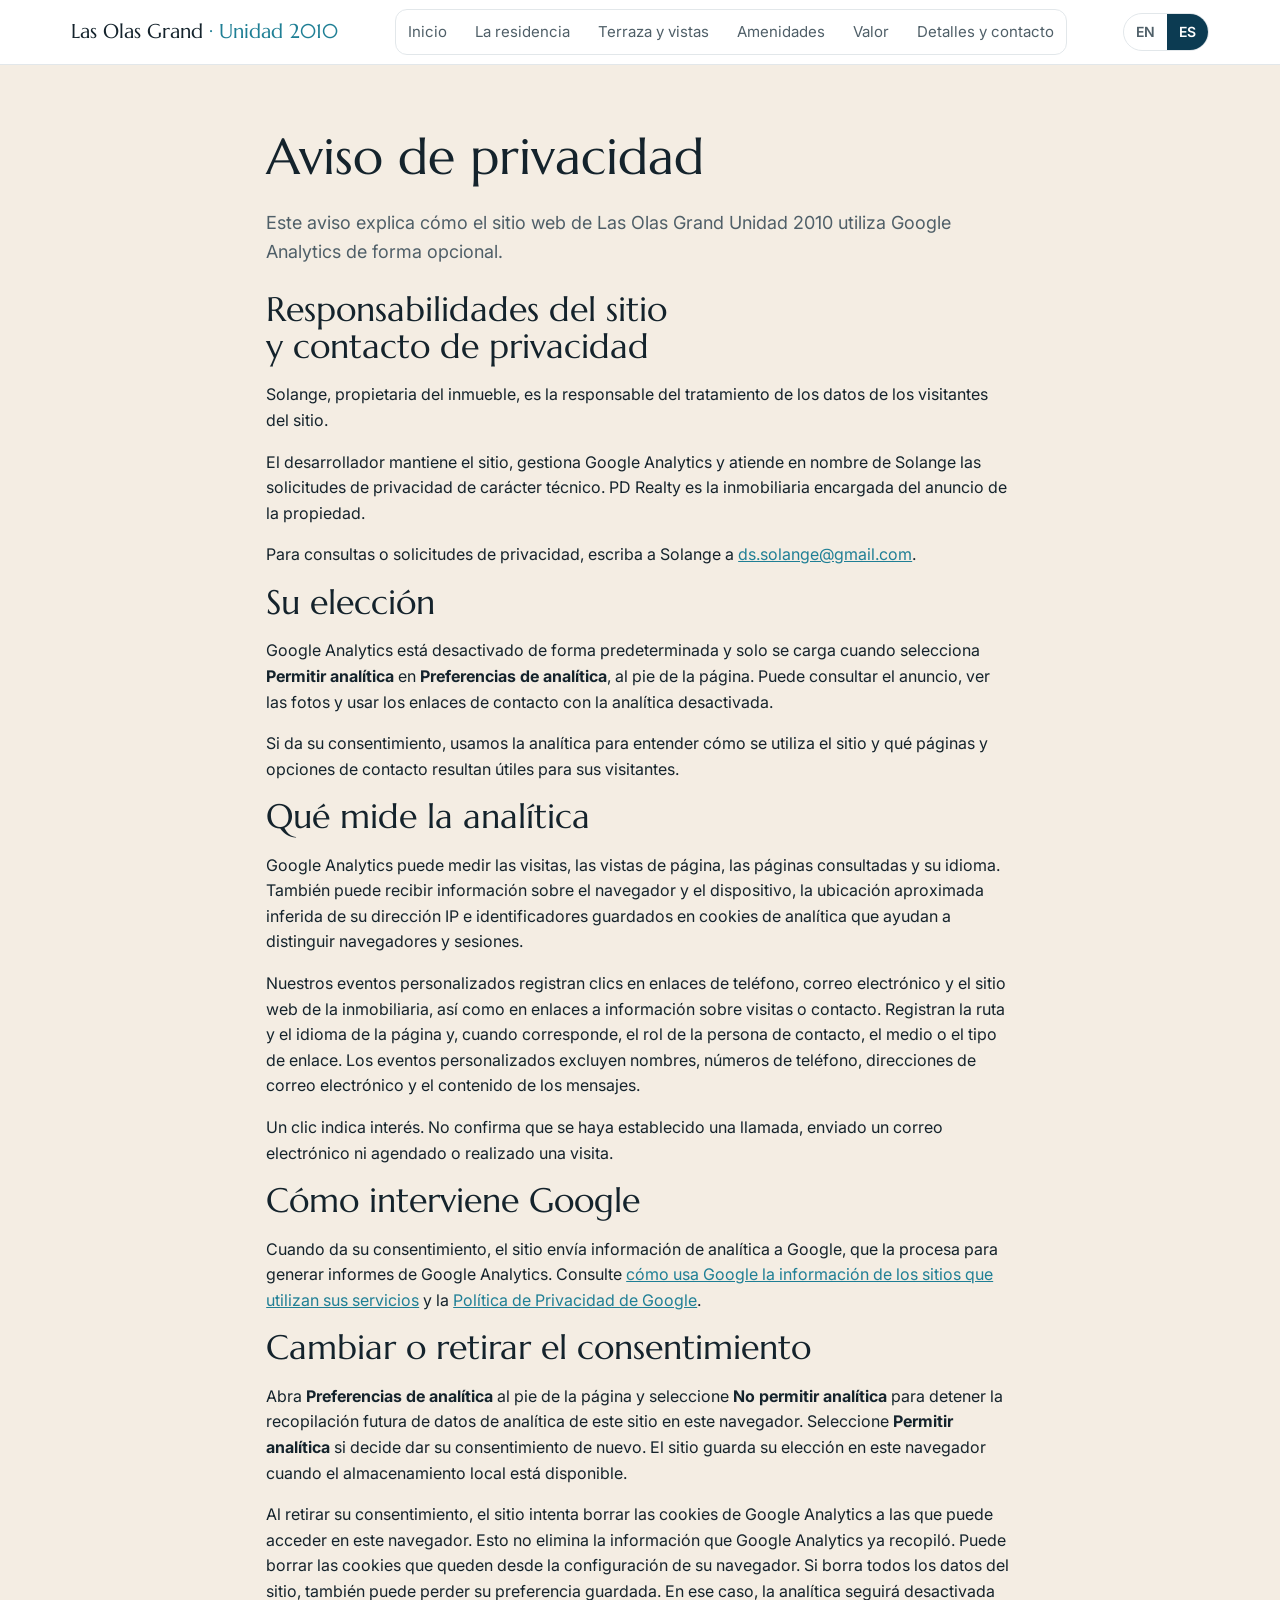
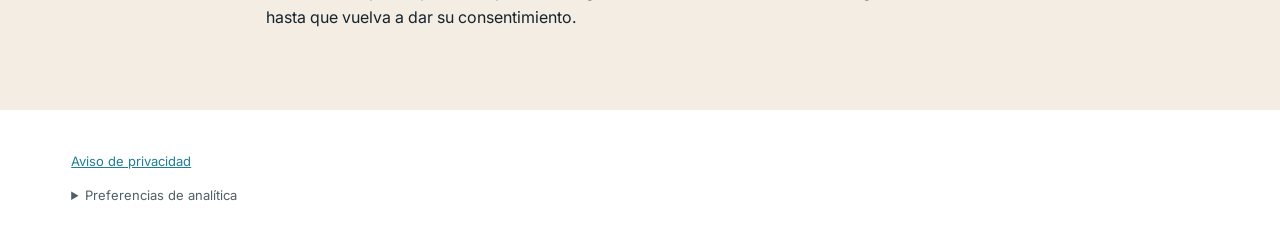
<file: privacy-es.html>
<!DOCTYPE html>
<html lang="es">
<head>
<meta charset="utf-8">
<meta name="viewport" content="width=device-width,initial-scale=1">
<title>Aviso de privacidad | Las Olas Grand Unidad 2010</title>
<meta name="description" content="Conozca qué mide Google Analytics de forma opcional en el sitio de Las Olas Grand Unidad 2010 y cómo cambiar o retirar su consentimiento.">
<link rel="canonical" href="https://lasolasgrand2010.com/privacy-es.html">
<link rel="alternate" hreflang="en" href="https://lasolasgrand2010.com/privacy.html">
<link rel="alternate" hreflang="es" href="https://lasolasgrand2010.com/privacy-es.html">
<link rel="alternate" hreflang="x-default" href="https://lasolasgrand2010.com/privacy.html">
<link rel="preconnect" href="https://fonts.googleapis.com">
<link rel="preconnect" href="https://fonts.gstatic.com" crossorigin>
<link href="https://fonts.googleapis.com/css2?family=Marcellus&family=Inter:wght@400;500;600&display=swap" rel="stylesheet">
<link rel="stylesheet" href="style.css?v=20261124">
</head><body>
<header class="top"><div class="wrap bar"><a class="brand" href="index-es.html">Las Olas Grand <b>· Unidad 2010</b></a>
<nav class="scroll"><a href="index-es.html">Inicio</a><a href="residence-es.html">La residencia</a><a href="terrace-es.html">Terraza y vistas</a><a href="resort-es.html">Amenidades</a><a href="value-es.html">Valor</a><a href="details-es.html" data-showing-cta="details_contact">Detalles y contacto</a></nav><div class="lang"><a href="privacy.html" lang="en" hreflang="en" title="English">EN</a><span aria-current="true">ES</span></div></div></header>
<main class="band intro">
<article class="wrap" style="max-width:850px">
<h1>Aviso de privacidad</h1>
<p class="lede">Este aviso explica cómo el sitio web de Las Olas Grand Unidad 2010 utiliza Google Analytics de forma opcional.</p>
<section>
<h2>Responsabilidades del sitio y contacto de privacidad</h2>
<p>Solange, propietaria del inmueble, es la responsable del tratamiento de los datos de los visitantes del sitio.</p>
<p>El desarrollador mantiene el sitio, gestiona Google Analytics y atiende en nombre de Solange las solicitudes de privacidad de carácter técnico. PD Realty es la inmobiliaria encargada del anuncio de la propiedad.</p>
<p>Para consultas o solicitudes de privacidad, escriba a Solange a <a href="mailto:ds.solange@gmail.com">ds.solange@gmail.com</a>.</p>
</section>
<section>
<h2>Su elección</h2>
<p>Google Analytics está desactivado de forma predeterminada y solo se carga cuando selecciona <strong>Permitir analítica</strong> en <strong>Preferencias de analítica</strong>, al pie de la página. Puede consultar el anuncio, ver las fotos y usar los enlaces de contacto con la analítica desactivada.</p>
<p>Si da su consentimiento, usamos la analítica para entender cómo se utiliza el sitio y qué páginas y opciones de contacto resultan útiles para sus visitantes.</p>
</section>
<section>
<h2>Qué mide la analítica</h2>
<p>Google Analytics puede medir las visitas, las vistas de página, las páginas consultadas y su idioma. También puede recibir información sobre el navegador y el dispositivo, la ubicación aproximada inferida de su dirección IP e identificadores guardados en cookies de analítica que ayudan a distinguir navegadores y sesiones.</p>
<p>Nuestros eventos personalizados registran clics en enlaces de teléfono, correo electrónico y el sitio web de la inmobiliaria, así como en enlaces a información sobre visitas o contacto. Registran la ruta y el idioma de la página y, cuando corresponde, el rol de la persona de contacto, el medio o el tipo de enlace. Los eventos personalizados excluyen nombres, números de teléfono, direcciones de correo electrónico y el contenido de los mensajes.</p>
<p>Un clic indica interés. No confirma que se haya establecido una llamada, enviado un correo electrónico ni agendado o realizado una visita.</p>
</section>
<section>
<h2>Cómo interviene Google</h2>
<p>Cuando da su consentimiento, el sitio envía información de analítica a Google, que la procesa para generar informes de Google Analytics. Consulte <a href="https://policies.google.com/technologies/partner-sites?hl=es">cómo usa Google la información de los sitios que utilizan sus servicios</a> y la <a href="https://policies.google.com/privacy?hl=es">Política de Privacidad de Google</a>.</p>
</section>
<section>
<h2>Cambiar o retirar el consentimiento</h2>
<p>Abra <strong>Preferencias de analítica</strong> al pie de la página y seleccione <strong>No permitir analítica</strong> para detener la recopilación futura de datos de analítica de este sitio en este navegador. Seleccione <strong>Permitir analítica</strong> si decide dar su consentimiento de nuevo. El sitio guarda su elección en este navegador cuando el almacenamiento local está disponible.</p>
<p>Al retirar su consentimiento, el sitio intenta borrar las cookies de Google Analytics a las que puede acceder en este navegador. Esto no elimina la información que Google Analytics ya recopiló. Puede borrar las cookies que queden desde la configuración de su navegador. Si borra todos los datos del sitio, también puede perder su preferencia guardada. En ese caso, la analítica seguirá desactivada hasta que vuelva a dar su consentimiento.</p>
</section>
</article>
</main>
<footer class="foot"><div class="wrap">
<p><a href="privacy-es.html" aria-current="page">Aviso de privacidad</a></p>
</div></footer>
<script src="analytics.js" defer></script>
</body></html>
</file>
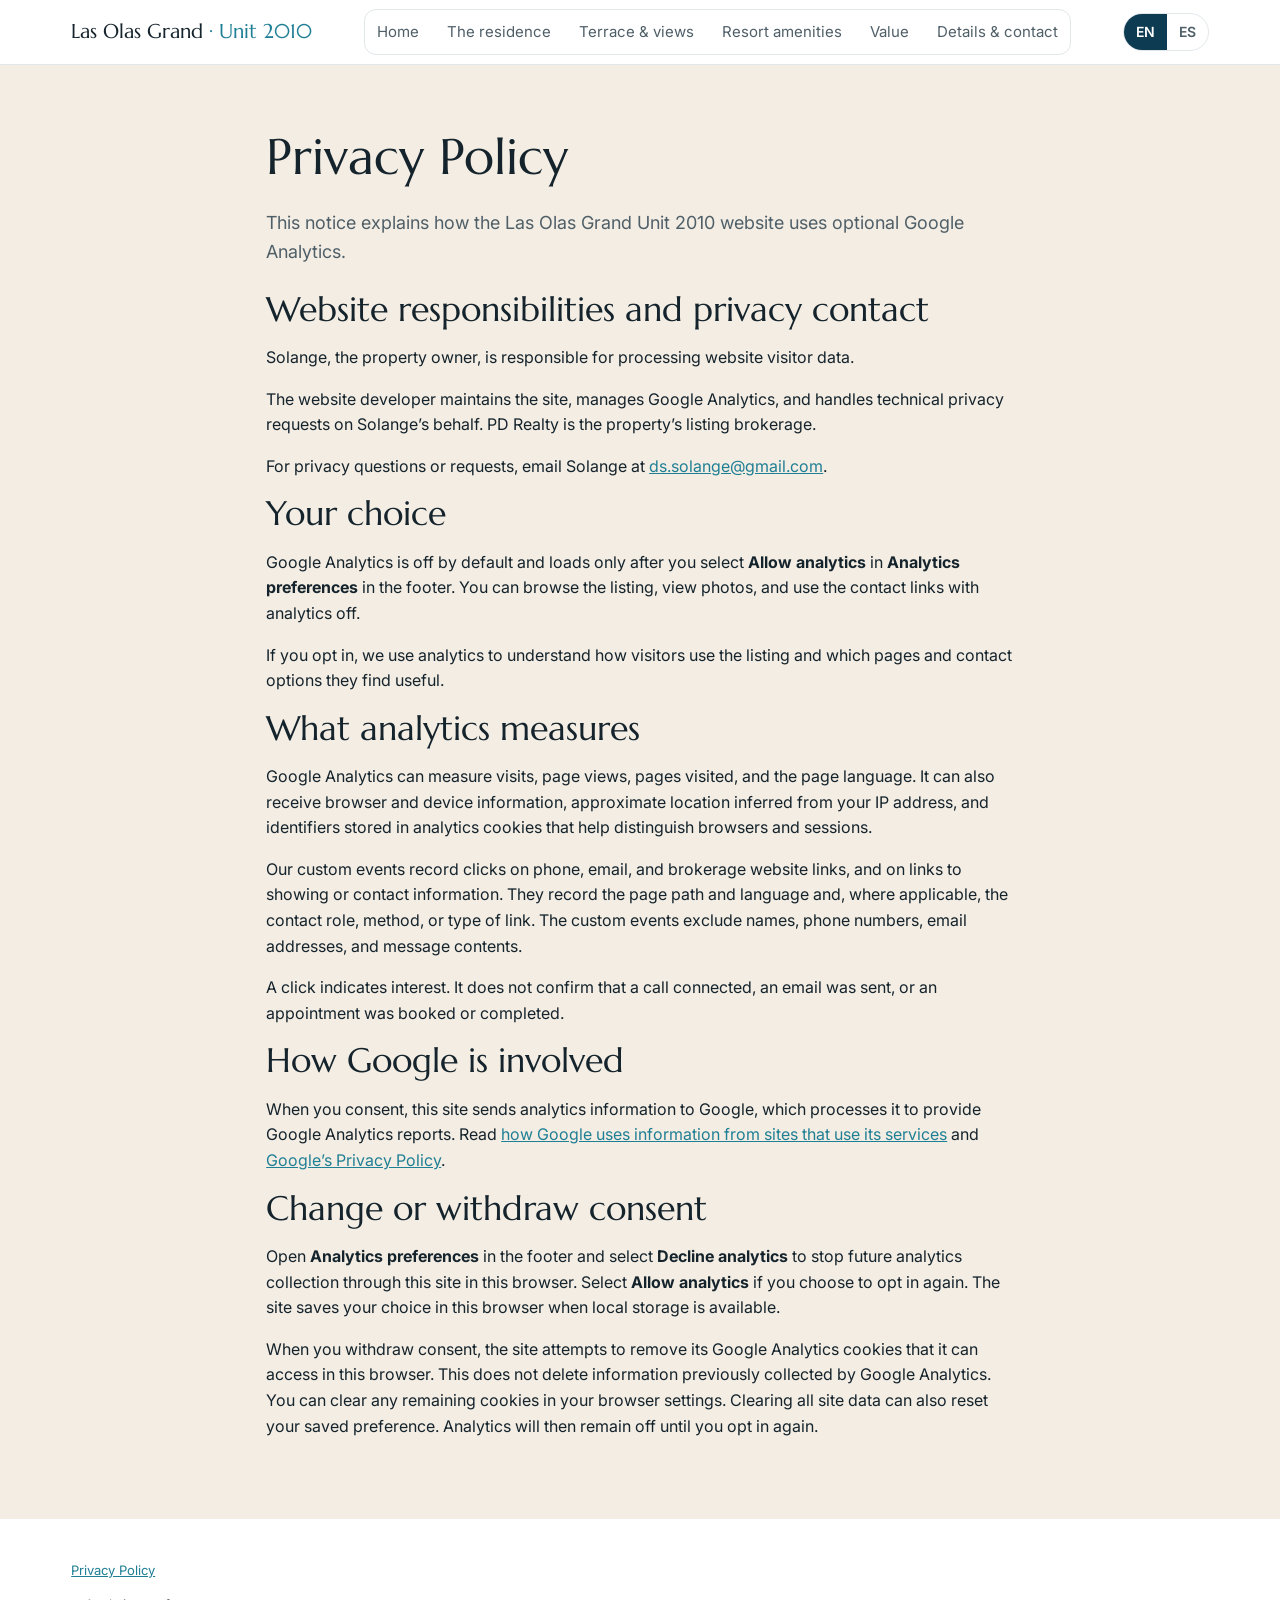
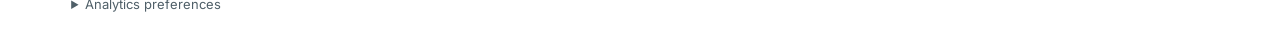
<file: privacy.html>
<!DOCTYPE html>
<html lang="en">
<head>
<meta charset="utf-8">
<meta name="viewport" content="width=device-width,initial-scale=1">
<title>Privacy Policy | Las Olas Grand Unit 2010</title>
<meta name="description" content="Learn what optional Google Analytics measures on the Las Olas Grand Unit 2010 website and how to change or withdraw your consent.">
<link rel="canonical" href="https://lasolasgrand2010.com/privacy.html">
<link rel="alternate" hreflang="en" href="https://lasolasgrand2010.com/privacy.html">
<link rel="alternate" hreflang="es" href="https://lasolasgrand2010.com/privacy-es.html">
<link rel="alternate" hreflang="x-default" href="https://lasolasgrand2010.com/privacy.html">
<link rel="preconnect" href="https://fonts.googleapis.com">
<link rel="preconnect" href="https://fonts.gstatic.com" crossorigin>
<link href="https://fonts.googleapis.com/css2?family=Marcellus&family=Inter:wght@400;500;600&display=swap" rel="stylesheet">
<link rel="stylesheet" href="style.css?v=20261124">
</head><body>
<header class="top"><div class="wrap bar"><a class="brand" href="index.html">Las Olas Grand <b>· Unit 2010</b></a>
<nav class="scroll"><a href="index.html">Home</a><a href="residence.html">The residence</a><a href="terrace.html">Terrace & views</a><a href="resort.html">Resort amenities</a><a href="value.html">Value</a><a href="details.html" data-showing-cta="details_contact">Details & contact</a></nav><div class="lang"><span aria-current="true">EN</span><a href="privacy-es.html" lang="es" hreflang="es">ES</a></div></div></header>
<main class="band intro">
<article class="wrap" style="max-width:850px">
<h1>Privacy Policy</h1>
<p class="lede">This notice explains how the Las Olas Grand Unit 2010 website uses optional Google Analytics.</p>
<section>
<h2>Website responsibilities and privacy contact</h2>
<p>Solange, the property owner, is responsible for processing website visitor data.</p>
<p>The website developer maintains the site, manages Google Analytics, and handles technical privacy requests on Solange’s behalf. PD Realty is the property’s listing brokerage.</p>
<p>For privacy questions or requests, email Solange at <a href="mailto:ds.solange@gmail.com">ds.solange@gmail.com</a>.</p>
</section>
<section>
<h2>Your choice</h2>
<p>Google Analytics is off by default and loads only after you select <strong>Allow analytics</strong> in <strong>Analytics preferences</strong> in the footer. You can browse the listing, view photos, and use the contact links with analytics off.</p>
<p>If you opt in, we use analytics to understand how visitors use the listing and which pages and contact options they find useful.</p>
</section>
<section>
<h2>What analytics measures</h2>
<p>Google Analytics can measure visits, page views, pages visited, and the page language. It can also receive browser and device information, approximate location inferred from your IP address, and identifiers stored in analytics cookies that help distinguish browsers and sessions.</p>
<p>Our custom events record clicks on phone, email, and brokerage website links, and on links to showing or contact information. They record the page path and language and, where applicable, the contact role, method, or type of link. The custom events exclude names, phone numbers, email addresses, and message contents.</p>
<p>A click indicates interest. It does not confirm that a call connected, an email was sent, or an appointment was booked or completed.</p>
</section>
<section>
<h2>How Google is involved</h2>
<p>When you consent, this site sends analytics information to Google, which processes it to provide Google Analytics reports. Read <a href="https://policies.google.com/technologies/partner-sites?hl=en">how Google uses information from sites that use its services</a> and <a href="https://policies.google.com/privacy?hl=en">Google’s Privacy Policy</a>.</p>
</section>
<section>
<h2>Change or withdraw consent</h2>
<p>Open <strong>Analytics preferences</strong> in the footer and select <strong>Decline analytics</strong> to stop future analytics collection through this site in this browser. Select <strong>Allow analytics</strong> if you choose to opt in again. The site saves your choice in this browser when local storage is available.</p>
<p>When you withdraw consent, the site attempts to remove its Google Analytics cookies that it can access in this browser. This does not delete information previously collected by Google Analytics. You can clear any remaining cookies in your browser settings. Clearing all site data can also reset your saved preference. Analytics will then remain off until you opt in again.</p>
</section>
</article>
</main>
<footer class="foot"><div class="wrap">
<p><a href="privacy.html" aria-current="page">Privacy Policy</a></p>
</div></footer>
<script src="analytics.js" defer></script>
</body></html>
</file>
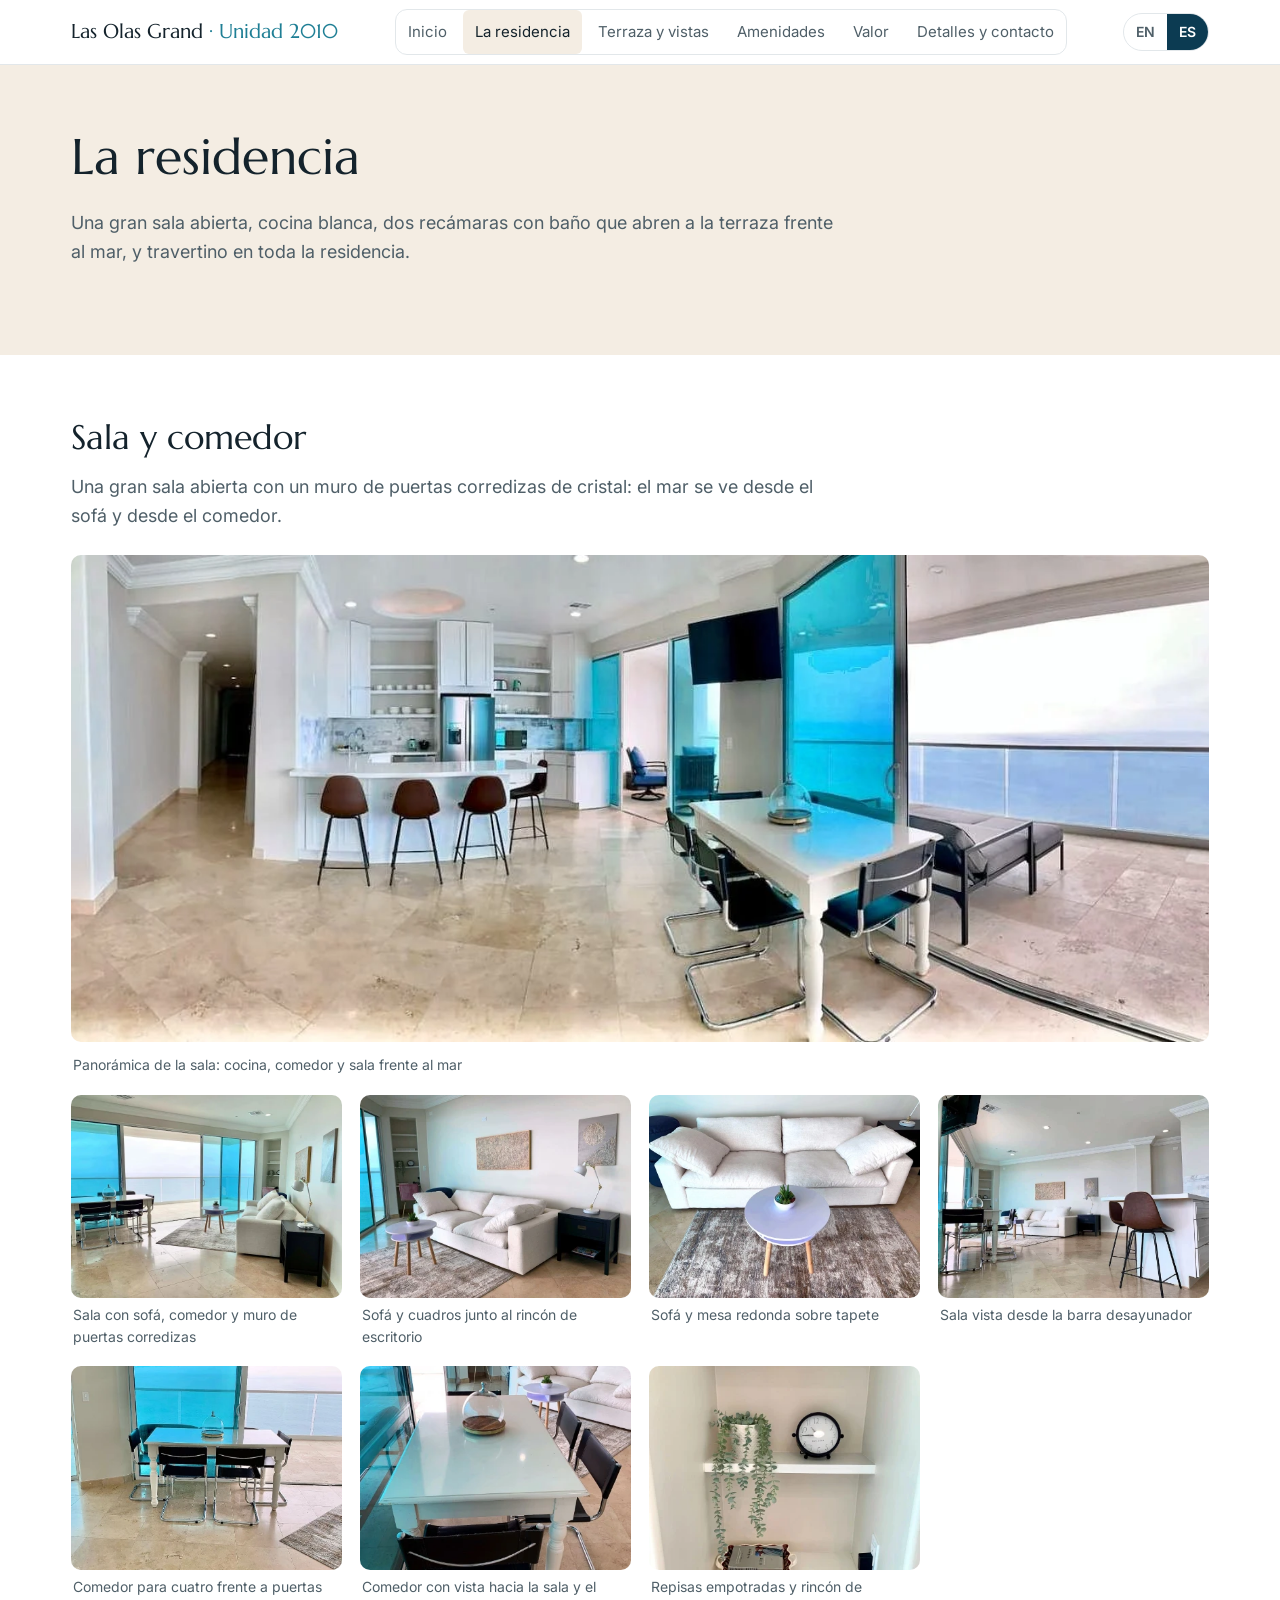
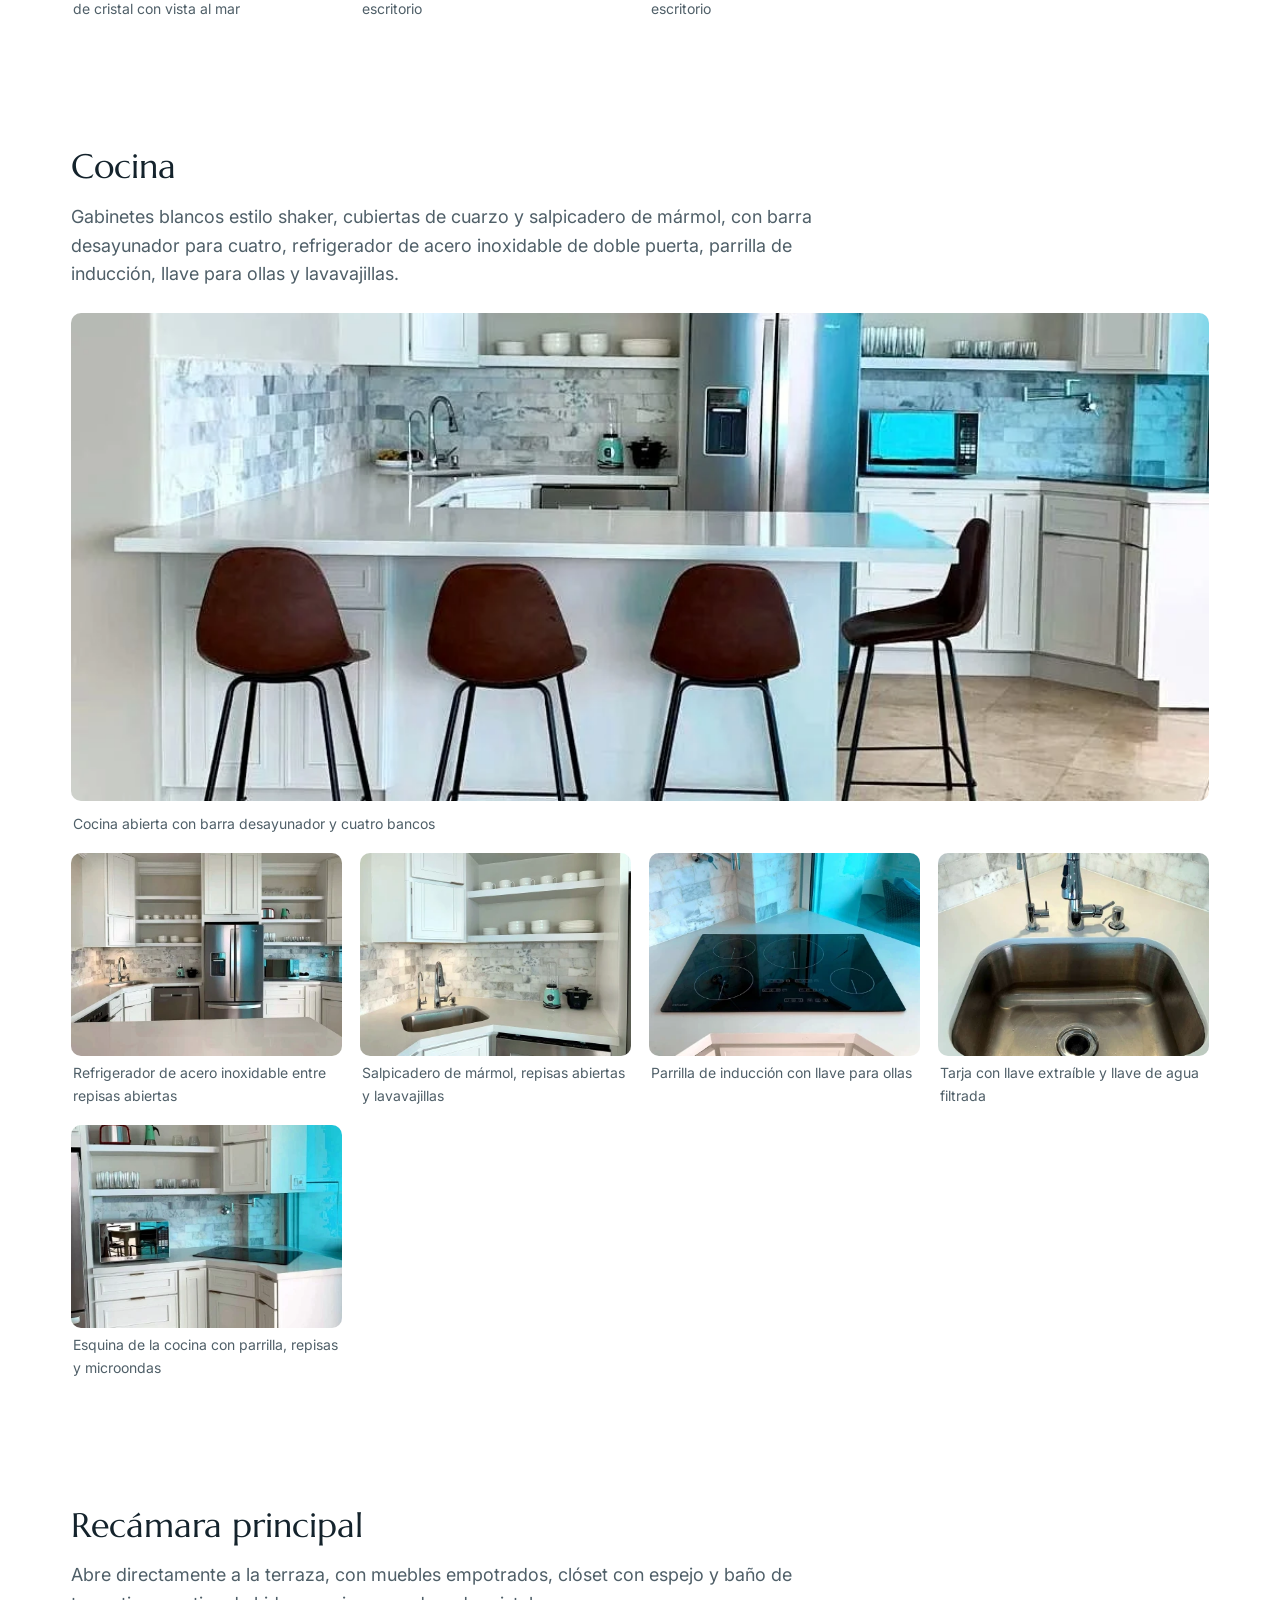
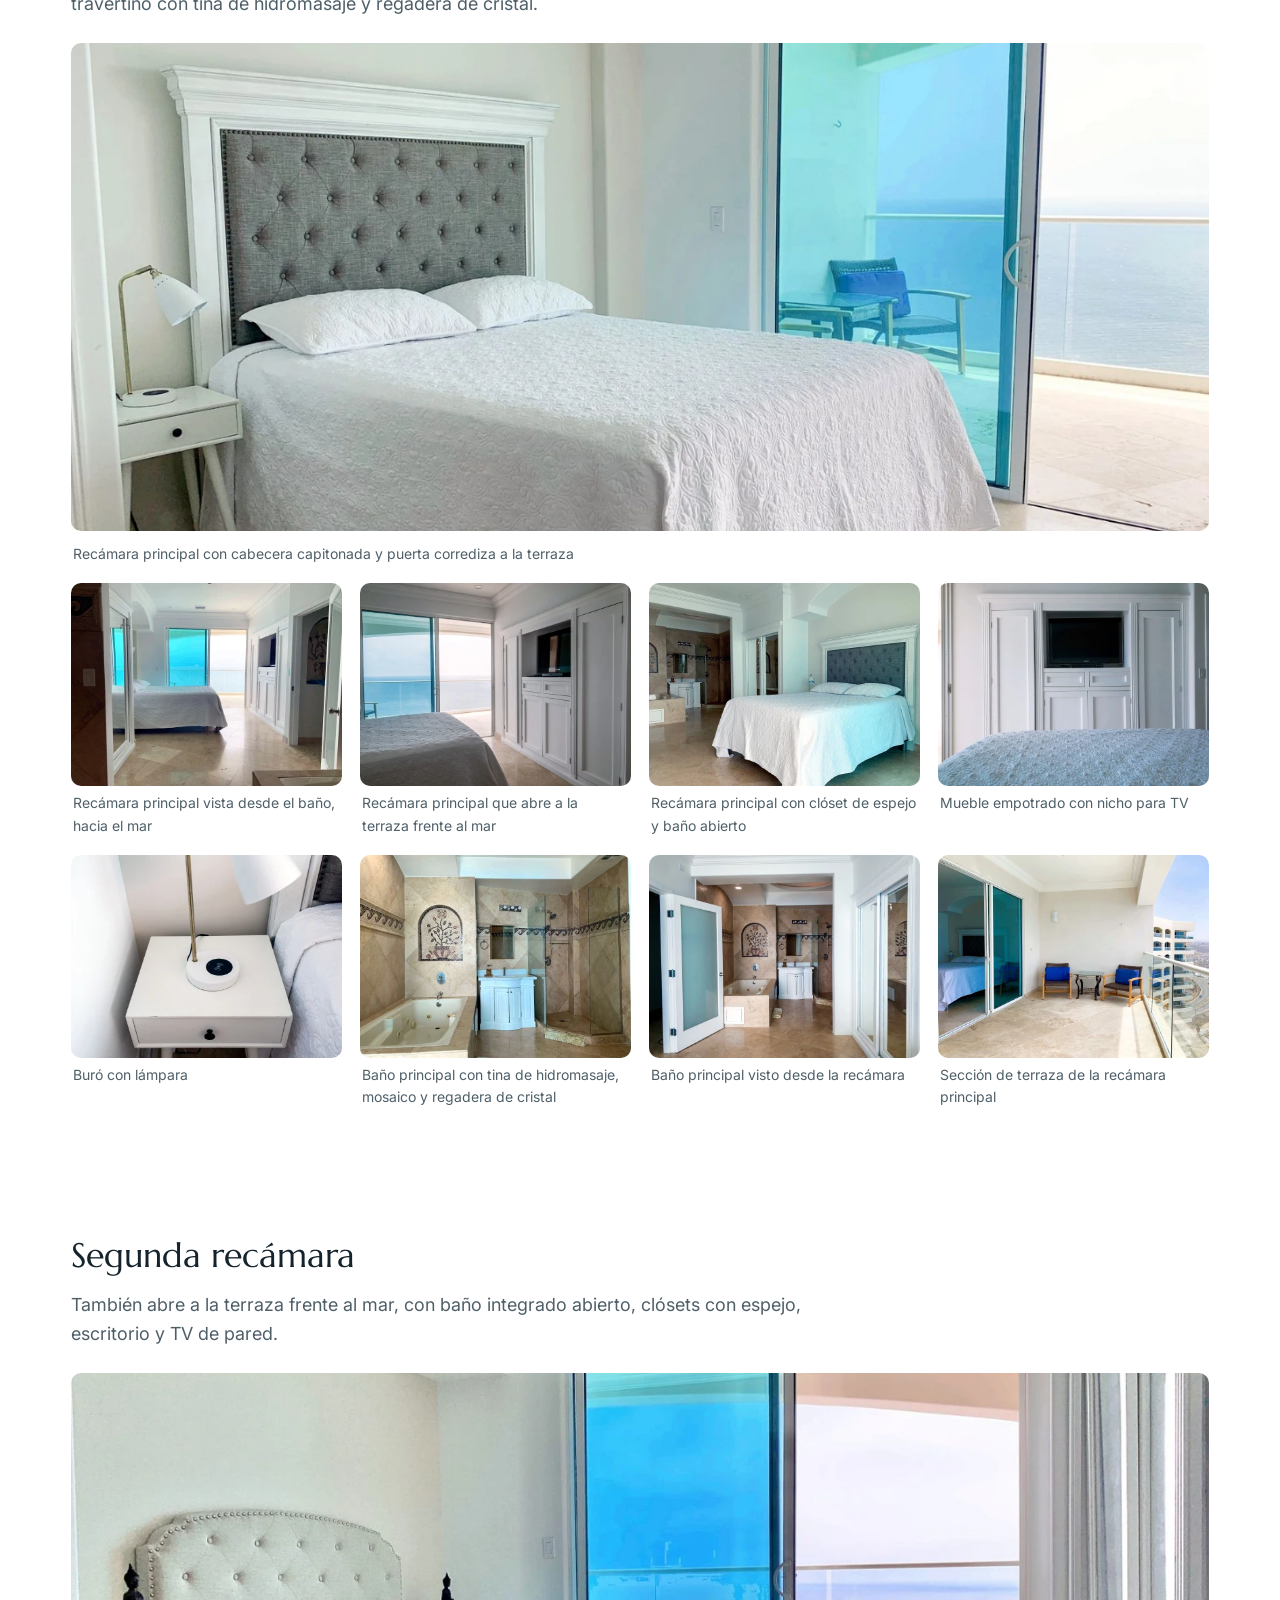
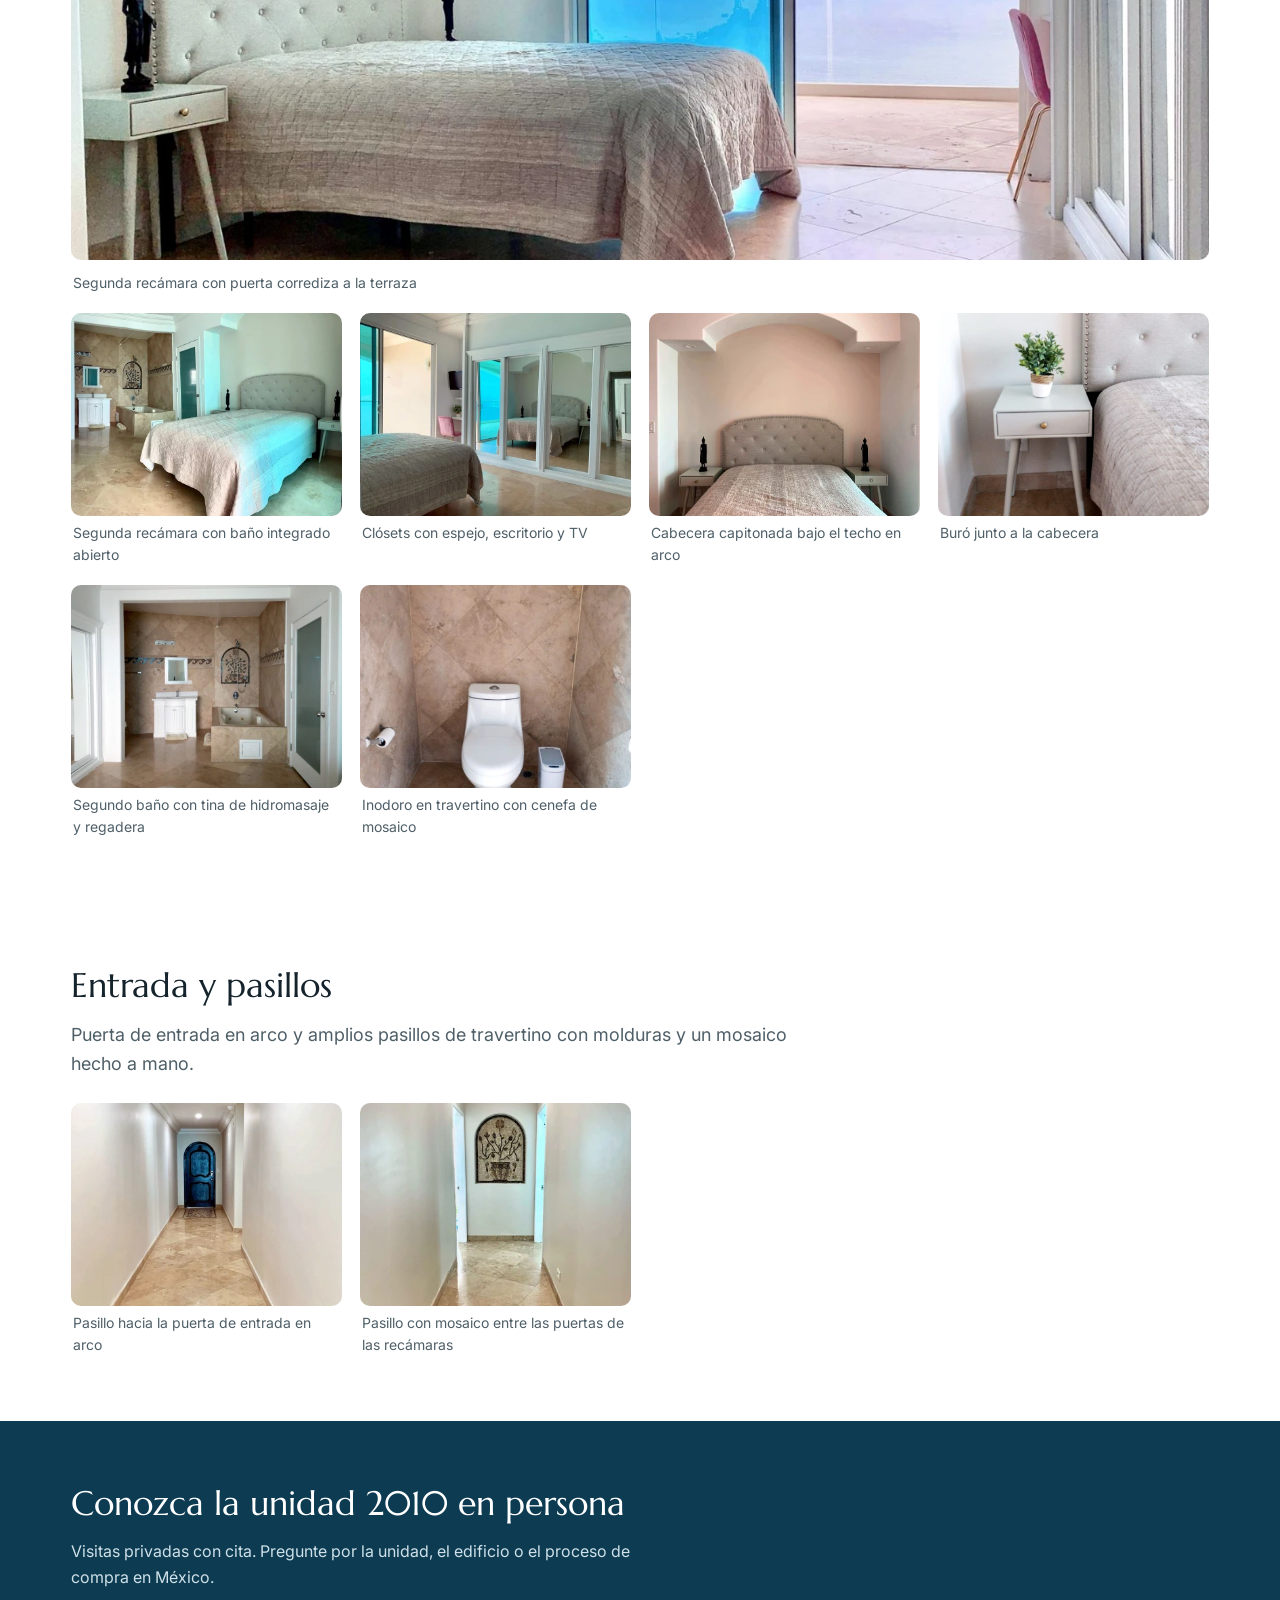
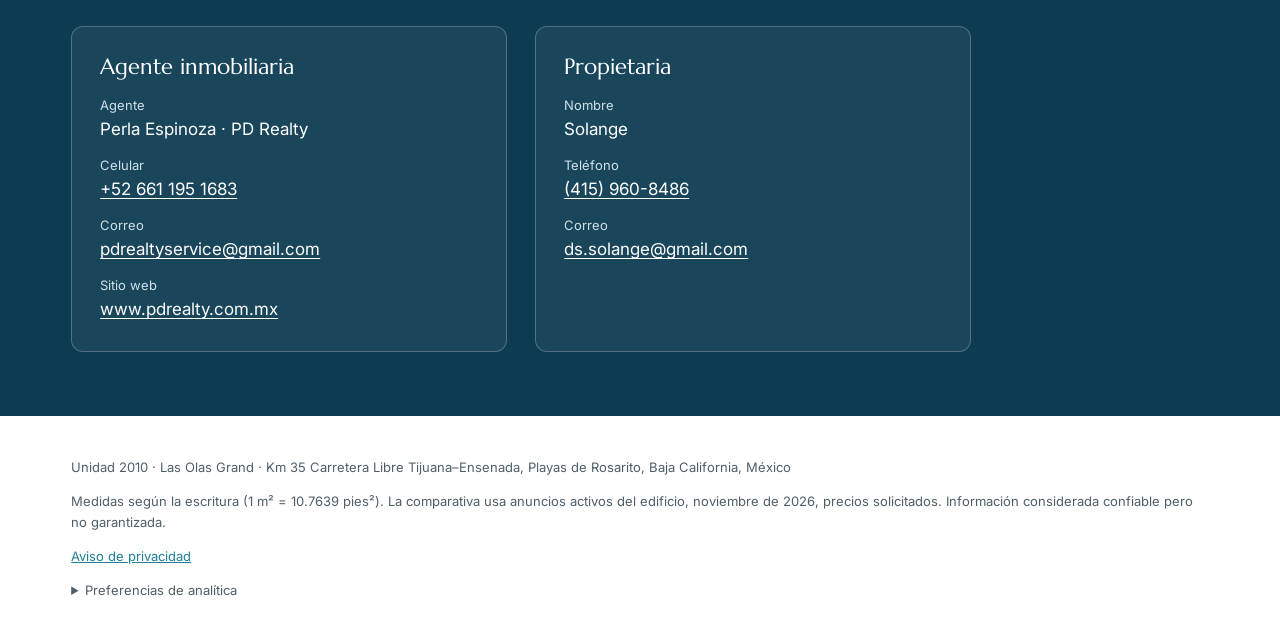
<file: residence-es.html>
<!DOCTYPE html>
<html lang="es"><head><meta charset="utf-8"><meta name="viewport" content="width=device-width,initial-scale=1">
<title>Interior del departamento | Las Olas Grand Unidad 2010</title>
<meta name="description" content="Recorra la sala, el comedor, la cocina y las dos recámaras con baño de la unidad 2010 en Las Olas Grand. Ambas recámaras abren a la terraza frente al mar.">
<link rel="canonical" href="https://lasolasgrand2010.com/residence-es.html">
<link rel="alternate" hreflang="en" href="https://lasolasgrand2010.com/residence.html">
<link rel="alternate" hreflang="es" href="https://lasolasgrand2010.com/residence-es.html">
<link rel="alternate" hreflang="x-default" href="https://lasolasgrand2010.com/residence.html">
<meta property="og:type" content="website">
<meta property="og:title" content="Interior del departamento | Las Olas Grand Unidad 2010">
<meta property="og:description" content="Recorra la sala, el comedor, la cocina y las dos recámaras con baño de la unidad 2010 en Las Olas Grand. Ambas recámaras abren a la terraza frente al mar.">
<meta property="og:url" content="https://lasolasgrand2010.com/residence-es.html">
<meta property="og:image" content="https://lasolasgrand2010.com/images/img_4748.jpg">
<meta property="og:image:width" content="1600">
<meta property="og:image:height" content="1200">
<meta property="og:image:alt" content="Sala con puertas corredizas de piso a techo hacia la terraza frente al mar">
<meta property="og:locale" content="es_MX">
<meta property="og:locale:alternate" content="en_US">
<meta name="twitter:card" content="summary_large_image">
<meta name="twitter:title" content="Interior del departamento | Las Olas Grand Unidad 2010">
<meta name="twitter:description" content="Recorra la sala, el comedor, la cocina y las dos recámaras con baño de la unidad 2010 en Las Olas Grand. Ambas recámaras abren a la terraza frente al mar.">
<meta name="twitter:image" content="https://lasolasgrand2010.com/images/img_4748.jpg">
<meta name="twitter:image:alt" content="Sala con puertas corredizas de piso a techo hacia la terraza frente al mar">
<link rel="preconnect" href="https://fonts.googleapis.com"><link rel="preconnect" href="https://fonts.gstatic.com" crossorigin>
<link href="https://fonts.googleapis.com/css2?family=Marcellus&family=Inter:wght@400;500;600&display=swap" rel="stylesheet">
<link rel="stylesheet" href="style.css?v=20261124"></head><body>
<header class="top"><div class="wrap bar"><a class="brand" href="index-es.html">Las Olas Grand <b>· Unidad 2010</b></a>
<nav class="scroll"><a href="index-es.html">Inicio</a><a href="residence-es.html" aria-current=page>La residencia</a><a href="terrace-es.html">Terraza y vistas</a><a href="resort-es.html">Amenidades</a><a href="value-es.html">Valor</a><a href="details-es.html" data-showing-cta="details_contact">Detalles y contacto</a></nav><div class="lang"><a href="residence.html" lang="en" hreflang="en" title="English">EN</a><span aria-current="true">ES</span></div></div></header>
<main><section class="band intro"><div class="wrap"><h1>La residencia</h1><p class="lede">Una gran sala abierta, cocina blanca, dos recámaras con baño que abren a la terraza frente al mar, y travertino en toda la residencia.</p></div></section><section class="band" id="living"><div class="wrap"><h2>Sala y comedor</h2><p class="lede">Una gran sala abierta con un muro de puertas corredizas de cristal: el mar se ve desde el sofá y desde el comedor.</p><figure class="ph wide"><a href="images/airbnb-great-room-panorama.jpg" class="zoom" data-cap="Panorámica de la sala: cocina, comedor y sala frente al mar"><picture><source type="image/webp" srcset="images/responsive/airbnb-great-room-panorama-400.webp 400w, images/responsive/airbnb-great-room-panorama-768.webp 768w, images/responsive/airbnb-great-room-panorama-1040.webp 1040w, images/responsive/airbnb-great-room-panorama-1400.webp 1400w" sizes="(max-width: 400px) calc((100vw - 32px) * 1.85), (max-width: 800px) calc(92vw * 1.85), calc(min(92vw, calc(1240px - 8vw)) * 1.06)"><img src="images/airbnb-great-room-panorama.jpg" alt="Panorámica de la sala: cocina, comedor y sala frente al mar" loading="lazy"></picture></a><figcaption>Panorámica de la sala: cocina, comedor y sala frente al mar</figcaption></figure><div class="grid"><figure class="ph "><a href="images/img_4683.jpg" class="zoom" data-cap="Sala con sofá, comedor y muro de puertas corredizas"><picture><source type="image/webp" srcset="images/responsive/img_4683-400.webp 400w, images/responsive/img_4683-768.webp 768w, images/responsive/img_4683-1040.webp 1040w" sizes="auto, (min-width: 1205px) calc((min(92vw, calc(1240px - 8vw)) - 54px) / 4), (min-width: 903px) calc((92vw - 36px) / 3), (min-width: 600px) calc((92vw - 18px) / 2), (max-width: 400px) calc(100vw - 32px), 92vw"><img src="images/img_4683.jpg" alt="Sala con sofá, comedor y muro de puertas corredizas" loading="lazy"></picture></a><figcaption>Sala con sofá, comedor y muro de puertas corredizas</figcaption></figure><figure class="ph "><a href="images/img_4749.jpg" class="zoom" data-cap="Sofá y cuadros junto al rincón de escritorio"><picture><source type="image/webp" srcset="images/responsive/img_4749-400.webp 400w, images/responsive/img_4749-768.webp 768w, images/responsive/img_4749-1040.webp 1040w" sizes="auto, (min-width: 1205px) calc((min(92vw, calc(1240px - 8vw)) - 54px) / 4), (min-width: 903px) calc((92vw - 36px) / 3), (min-width: 600px) calc((92vw - 18px) / 2), (max-width: 400px) calc(100vw - 32px), 92vw"><img src="images/img_4749.jpg" alt="Sofá y cuadros junto al rincón de escritorio" loading="lazy"></picture></a><figcaption>Sofá y cuadros junto al rincón de escritorio</figcaption></figure><figure class="ph "><a href="images/img_4788.jpg" class="zoom" data-cap="Sofá y mesa redonda sobre tapete"><picture><source type="image/webp" srcset="images/responsive/img_4788-400.webp 400w, images/responsive/img_4788-768.webp 768w, images/responsive/img_4788-1040.webp 1040w" sizes="auto, (min-width: 1205px) calc((min(92vw, calc(1240px - 8vw)) - 54px) / 4), (min-width: 903px) calc((92vw - 36px) / 3), (min-width: 600px) calc((92vw - 18px) / 2), (max-width: 400px) calc(100vw - 32px), 92vw"><img src="images/img_4788.jpg" alt="Sofá y mesa redonda sobre tapete" loading="lazy"></picture></a><figcaption>Sofá y mesa redonda sobre tapete</figcaption></figure><figure class="ph "><a href="images/airbnb-living-from-kitchen.jpg" class="zoom" data-cap="Sala vista desde la barra desayunador"><picture><source type="image/webp" srcset="images/responsive/airbnb-living-from-kitchen-400.webp 400w, images/responsive/airbnb-living-from-kitchen-768.webp 768w, images/responsive/airbnb-living-from-kitchen-1040.webp 1040w" sizes="auto, (min-width: 1205px) calc((min(92vw, calc(1240px - 8vw)) - 54px) / 4), (min-width: 903px) calc((92vw - 36px) / 3), (min-width: 600px) calc((92vw - 18px) / 2), (max-width: 400px) calc(100vw - 32px), 92vw"><img src="images/airbnb-living-from-kitchen.jpg" alt="Sala vista desde la barra desayunador" loading="lazy"></picture></a><figcaption>Sala vista desde la barra desayunador</figcaption></figure><figure class="ph "><a href="images/img_4736.jpg" class="zoom" data-cap="Comedor para cuatro frente a puertas de cristal con vista al mar"><picture><source type="image/webp" srcset="images/responsive/img_4736-400.webp 400w, images/responsive/img_4736-768.webp 768w, images/responsive/img_4736-1040.webp 1040w" sizes="auto, (min-width: 1205px) calc((min(92vw, calc(1240px - 8vw)) - 54px) / 4), (min-width: 903px) calc((92vw - 36px) / 3), (min-width: 600px) calc((92vw - 18px) / 2), (max-width: 400px) calc(100vw - 32px), 92vw"><img src="images/img_4736.jpg" alt="Comedor para cuatro frente a puertas de cristal con vista al mar" loading="lazy"></picture></a><figcaption>Comedor para cuatro frente a puertas de cristal con vista al mar</figcaption></figure><figure class="ph "><a href="images/img_4777.jpg" class="zoom" data-cap="Comedor con vista hacia la sala y el escritorio"><picture><source type="image/webp" srcset="images/responsive/img_4777-400.webp 400w, images/responsive/img_4777-768.webp 768w, images/responsive/img_4777-1040.webp 1040w" sizes="auto, (min-width: 1205px) calc((min(92vw, calc(1240px - 8vw)) - 54px) / 4), (min-width: 903px) calc((92vw - 36px) / 3), (min-width: 600px) calc((92vw - 18px) / 2), (max-width: 400px) calc(100vw - 32px), 92vw"><img src="images/img_4777.jpg" alt="Comedor con vista hacia la sala y el escritorio" loading="lazy"></picture></a><figcaption>Comedor con vista hacia la sala y el escritorio</figcaption></figure><figure class="ph "><a href="images/img_4758.jpg" class="zoom" data-cap="Repisas empotradas y rincón de escritorio"><picture><source type="image/webp" srcset="images/responsive/img_4758-400.webp 400w, images/responsive/img_4758-768.webp 768w, images/responsive/img_4758-1040.webp 1040w" sizes="auto, (min-width: 1205px) calc((min(92vw, calc(1240px - 8vw)) - 54px) / 4), (min-width: 903px) calc((92vw - 36px) / 3), (min-width: 600px) calc((92vw - 18px) / 2), (max-width: 400px) calc(100vw - 32px), 92vw"><img src="images/img_4758.jpg" alt="Repisas empotradas y rincón de escritorio" loading="lazy"></picture></a><figcaption>Repisas empotradas y rincón de escritorio</figcaption></figure></div></div></section><section class="band" id="kitchen"><div class="wrap"><h2>Cocina</h2><p class="lede">Gabinetes blancos estilo shaker, cubiertas de cuarzo y salpicadero de mármol, con barra desayunador para cuatro, refrigerador de acero inoxidable de doble puerta, parrilla de inducción, llave para ollas y lavavajillas.</p><figure class="ph wide"><a href="images/airbnb-kitchen-bar.jpg" class="zoom" data-cap="Cocina abierta con barra desayunador y cuatro bancos"><picture><source type="image/webp" srcset="images/responsive/airbnb-kitchen-bar-400.webp 400w, images/responsive/airbnb-kitchen-bar-768.webp 768w, images/responsive/airbnb-kitchen-bar-1040.webp 1040w, images/responsive/airbnb-kitchen-bar-1054.webp 1054w" sizes="auto, (max-width: 400px) calc(100vw - 32px), min(92vw, calc(1240px - 8vw))"><img src="images/airbnb-kitchen-bar.jpg" alt="Cocina abierta con barra desayunador y cuatro bancos" loading="lazy"></picture></a><figcaption>Cocina abierta con barra desayunador y cuatro bancos</figcaption></figure><div class="grid"><figure class="ph "><a href="images/airbnb-kitchen-fridge.jpg" class="zoom" data-cap="Refrigerador de acero inoxidable entre repisas abiertas"><picture><source type="image/webp" srcset="images/responsive/airbnb-kitchen-fridge-400.webp 400w, images/responsive/airbnb-kitchen-fridge-768.webp 768w, images/responsive/airbnb-kitchen-fridge-1040.webp 1040w" sizes="auto, (min-width: 1205px) calc((min(92vw, calc(1240px - 8vw)) - 54px) / 4), (min-width: 903px) calc((92vw - 36px) / 3), (min-width: 600px) calc((92vw - 18px) / 2), (max-width: 400px) calc(100vw - 32px), 92vw"><img src="images/airbnb-kitchen-fridge.jpg" alt="Refrigerador de acero inoxidable entre repisas abiertas" loading="lazy"></picture></a><figcaption>Refrigerador de acero inoxidable entre repisas abiertas</figcaption></figure><figure class="ph "><a href="images/img_4721.jpg" class="zoom" data-cap="Salpicadero de mármol, repisas abiertas y lavavajillas"><picture><source type="image/webp" srcset="images/responsive/img_4721-400.webp 400w, images/responsive/img_4721-768.webp 768w, images/responsive/img_4721-1040.webp 1040w" sizes="auto, (min-width: 1205px) calc((min(92vw, calc(1240px - 8vw)) - 54px) / 4), (min-width: 903px) calc((92vw - 36px) / 3), (min-width: 600px) calc((92vw - 18px) / 2), (max-width: 400px) calc(100vw - 32px), 92vw"><img src="images/img_4721.jpg" alt="Salpicadero de mármol, repisas abiertas y lavavajillas" loading="lazy"></picture></a><figcaption>Salpicadero de mármol, repisas abiertas y lavavajillas</figcaption></figure><figure class="ph "><a href="images/img_4716.jpg" class="zoom" data-cap="Parrilla de inducción con llave para ollas"><picture><source type="image/webp" srcset="images/responsive/img_4716-400.webp 400w, images/responsive/img_4716-768.webp 768w, images/responsive/img_4716-1040.webp 1040w" sizes="auto, (min-width: 1205px) calc((min(92vw, calc(1240px - 8vw)) - 54px) / 4), (min-width: 903px) calc((92vw - 36px) / 3), (min-width: 600px) calc((92vw - 18px) / 2), (max-width: 400px) calc(100vw - 32px), 92vw"><img src="images/img_4716.jpg" alt="Parrilla de inducción con llave para ollas" loading="lazy"></picture></a><figcaption>Parrilla de inducción con llave para ollas</figcaption></figure><figure class="ph "><a href="images/img_4720.jpg" class="zoom" data-cap="Tarja con llave extraíble y llave de agua filtrada"><picture><source type="image/webp" srcset="images/responsive/img_4720-400.webp 400w, images/responsive/img_4720-768.webp 768w, images/responsive/img_4720-1040.webp 1040w" sizes="auto, (min-width: 1205px) calc((min(92vw, calc(1240px - 8vw)) - 54px) / 4), (min-width: 903px) calc((92vw - 36px) / 3), (min-width: 600px) calc((92vw - 18px) / 2), (max-width: 400px) calc(100vw - 32px), 92vw"><img src="images/img_4720.jpg" alt="Tarja con llave extraíble y llave de agua filtrada" loading="lazy"></picture></a><figcaption>Tarja con llave extraíble y llave de agua filtrada</figcaption></figure><figure class="ph "><a href="images/airbnb-kitchen-cooktop-corner.jpg" class="zoom" data-cap="Esquina de la cocina con parrilla, repisas y microondas"><picture><source type="image/webp" srcset="images/responsive/airbnb-kitchen-cooktop-corner-400.webp 400w, images/responsive/airbnb-kitchen-cooktop-corner-768.webp 768w, images/responsive/airbnb-kitchen-cooktop-corner-1040.webp 1040w" sizes="auto, (min-width: 1205px) calc((min(92vw, calc(1240px - 8vw)) - 54px) / 4), (min-width: 903px) calc((92vw - 36px) / 3), (min-width: 600px) calc((92vw - 18px) / 2), (max-width: 400px) calc(100vw - 32px), 92vw"><img src="images/airbnb-kitchen-cooktop-corner.jpg" alt="Esquina de la cocina con parrilla, repisas y microondas" loading="lazy"></picture></a><figcaption>Esquina de la cocina con parrilla, repisas y microondas</figcaption></figure></div></div></section><section class="band" id="primary"><div class="wrap"><h2>Recámara principal</h2><p class="lede">Abre directamente a la terraza, con muebles empotrados, clóset con espejo y baño de travertino con tina de hidromasaje y regadera de cristal.</p><figure class="ph wide"><a href="images/img_4809.jpg" class="zoom" data-cap="Recámara principal con cabecera capitonada y puerta corrediza a la terraza"><picture><source type="image/webp" srcset="images/responsive/img_4809-400.webp 400w, images/responsive/img_4809-768.webp 768w, images/responsive/img_4809-1040.webp 1040w, images/responsive/img_4809-1440.webp 1440w" sizes="auto, (max-width: 400px) calc(100vw - 32px), min(92vw, calc(1240px - 8vw))"><img src="images/img_4809.jpg" alt="Recámara principal con cabecera capitonada y puerta corrediza a la terraza" loading="lazy"></picture></a><figcaption>Recámara principal con cabecera capitonada y puerta corrediza a la terraza</figcaption></figure><div class="grid"><figure class="ph "><a href="images/img_4805.jpg" class="zoom" data-cap="Recámara principal vista desde el baño, hacia el mar"><picture><source type="image/webp" srcset="images/responsive/img_4805-400.webp 400w, images/responsive/img_4805-768.webp 768w, images/responsive/img_4805-1040.webp 1040w" sizes="auto, (min-width: 1205px) calc((min(92vw, calc(1240px - 8vw)) - 54px) / 4), (min-width: 903px) calc((92vw - 36px) / 3), (min-width: 600px) calc((92vw - 18px) / 2), (max-width: 400px) calc(100vw - 32px), 92vw"><img src="images/img_4805.jpg" alt="Recámara principal vista desde el baño, hacia el mar" loading="lazy"></picture></a><figcaption>Recámara principal vista desde el baño, hacia el mar</figcaption></figure><figure class="ph "><a href="images/apc_0134-hdr.jpg" class="zoom" data-cap="Recámara principal que abre a la terraza frente al mar"><picture><source type="image/webp" srcset="images/responsive/apc_0134-hdr-400.webp 400w, images/responsive/apc_0134-hdr-768.webp 768w, images/responsive/apc_0134-hdr-1040.webp 1040w" sizes="auto, (min-width: 1205px) calc((min(92vw, calc(1240px - 8vw)) - 54px) / 4), (min-width: 903px) calc((92vw - 36px) / 3), (min-width: 600px) calc((92vw - 18px) / 2), (max-width: 400px) calc(100vw - 32px), 92vw"><img src="images/apc_0134-hdr.jpg" alt="Recámara principal que abre a la terraza frente al mar" loading="lazy"></picture></a><figcaption>Recámara principal que abre a la terraza frente al mar</figcaption></figure><figure class="ph "><a href="images/img_4817.jpg" class="zoom" data-cap="Recámara principal con clóset de espejo y baño abierto"><picture><source type="image/webp" srcset="images/responsive/img_4817-400.webp 400w, images/responsive/img_4817-768.webp 768w, images/responsive/img_4817-1040.webp 1040w" sizes="auto, (min-width: 1205px) calc((min(92vw, calc(1240px - 8vw)) - 54px) / 4), (min-width: 903px) calc((92vw - 36px) / 3), (min-width: 600px) calc((92vw - 18px) / 2), (max-width: 400px) calc(100vw - 32px), 92vw"><img src="images/img_4817.jpg" alt="Recámara principal con clóset de espejo y baño abierto" loading="lazy"></picture></a><figcaption>Recámara principal con clóset de espejo y baño abierto</figcaption></figure><figure class="ph "><a href="images/apc_0095-hdr.jpg" class="zoom" data-cap="Mueble empotrado con nicho para TV"><picture><source type="image/webp" srcset="images/responsive/apc_0095-hdr-400.webp 400w, images/responsive/apc_0095-hdr-768.webp 768w, images/responsive/apc_0095-hdr-1040.webp 1040w" sizes="auto, (min-width: 1205px) calc((min(92vw, calc(1240px - 8vw)) - 54px) / 4), (min-width: 903px) calc((92vw - 36px) / 3), (min-width: 600px) calc((92vw - 18px) / 2), (max-width: 400px) calc(100vw - 32px), 92vw"><img src="images/apc_0095-hdr.jpg" alt="Mueble empotrado con nicho para TV" loading="lazy"></picture></a><figcaption>Mueble empotrado con nicho para TV</figcaption></figure><figure class="ph "><a href="images/apc_0110-hdr.jpg" class="zoom" data-cap="Buró con lámpara"><picture><source type="image/webp" srcset="images/responsive/apc_0110-hdr-400.webp 400w, images/responsive/apc_0110-hdr-768.webp 768w, images/responsive/apc_0110-hdr-1040.webp 1040w" sizes="auto, (min-width: 1205px) calc((min(92vw, calc(1240px - 8vw)) - 54px) / 4), (min-width: 903px) calc((92vw - 36px) / 3), (min-width: 600px) calc((92vw - 18px) / 2), (max-width: 400px) calc(100vw - 32px), 92vw"><img src="images/apc_0110-hdr.jpg" alt="Buró con lámpara" loading="lazy"></picture></a><figcaption>Buró con lámpara</figcaption></figure><figure class="ph "><a href="images/img_4815.jpg" class="zoom" data-cap="Baño principal con tina de hidromasaje, mosaico y regadera de cristal"><picture><source type="image/webp" srcset="images/responsive/img_4815-400.webp 400w, images/responsive/img_4815-768.webp 768w, images/responsive/img_4815-1040.webp 1040w" sizes="auto, (min-width: 1205px) calc((min(92vw, calc(1240px - 8vw)) - 54px) / 4), (min-width: 903px) calc((92vw - 36px) / 3), (min-width: 600px) calc((92vw - 18px) / 2), (max-width: 400px) calc(100vw - 32px), 92vw"><img src="images/img_4815.jpg" alt="Baño principal con tina de hidromasaje, mosaico y regadera de cristal" loading="lazy"></picture></a><figcaption>Baño principal con tina de hidromasaje, mosaico y regadera de cristal</figcaption></figure><figure class="ph "><a href="images/apc_0104-hdr.jpg" class="zoom" data-cap="Baño principal visto desde la recámara"><picture><source type="image/webp" srcset="images/responsive/apc_0104-hdr-400.webp 400w, images/responsive/apc_0104-hdr-768.webp 768w, images/responsive/apc_0104-hdr-1040.webp 1040w" sizes="auto, (min-width: 1205px) calc((min(92vw, calc(1240px - 8vw)) - 54px) / 4), (min-width: 903px) calc((92vw - 36px) / 3), (min-width: 600px) calc((92vw - 18px) / 2), (max-width: 400px) calc(100vw - 32px), 92vw"><img src="images/apc_0104-hdr.jpg" alt="Baño principal visto desde la recámara" loading="lazy"></picture></a><figcaption>Baño principal visto desde la recámara</figcaption></figure><figure class="ph "><a href="images/img_4813.jpg" class="zoom" data-cap="Sección de terraza de la recámara principal"><picture><source type="image/webp" srcset="images/responsive/img_4813-400.webp 400w, images/responsive/img_4813-768.webp 768w, images/responsive/img_4813-1040.webp 1040w" sizes="auto, (min-width: 1205px) calc((min(92vw, calc(1240px - 8vw)) - 54px) / 4), (min-width: 903px) calc((92vw - 36px) / 3), (min-width: 600px) calc((92vw - 18px) / 2), (max-width: 400px) calc(100vw - 32px), 92vw"><img src="images/img_4813.jpg" alt="Sección de terraza de la recámara principal" loading="lazy"></picture></a><figcaption>Sección de terraza de la recámara principal</figcaption></figure></div></div></section><section class="band" id="second"><div class="wrap"><h2>Segunda recámara</h2><p class="lede">También abre a la terraza frente al mar, con baño integrado abierto, clósets con espejo, escritorio y TV de pared.</p><figure class="ph wide"><a href="images/img_4825.jpg" class="zoom" data-cap="Segunda recámara con puerta corrediza a la terraza"><picture><source type="image/webp" srcset="images/responsive/img_4825-400.webp 400w, images/responsive/img_4825-768.webp 768w, images/responsive/img_4825-1040.webp 1040w, images/responsive/img_4825-1440.webp 1440w" sizes="auto, (max-width: 400px) calc(100vw - 32px), min(92vw, calc(1240px - 8vw))"><img src="images/img_4825.jpg" alt="Segunda recámara con puerta corrediza a la terraza" loading="lazy"></picture></a><figcaption>Segunda recámara con puerta corrediza a la terraza</figcaption></figure><div class="grid"><figure class="ph "><a href="images/img_4823.jpg" class="zoom" data-cap="Segunda recámara con baño integrado abierto"><picture><source type="image/webp" srcset="images/responsive/img_4823-400.webp 400w, images/responsive/img_4823-768.webp 768w, images/responsive/img_4823-1040.webp 1040w" sizes="auto, (min-width: 1205px) calc((min(92vw, calc(1240px - 8vw)) - 54px) / 4), (min-width: 903px) calc((92vw - 36px) / 3), (min-width: 600px) calc((92vw - 18px) / 2), (max-width: 400px) calc(100vw - 32px), 92vw"><img src="images/img_4823.jpg" alt="Segunda recámara con baño integrado abierto" loading="lazy"></picture></a><figcaption>Segunda recámara con baño integrado abierto</figcaption></figure><figure class="ph "><a href="images/img_4827.jpg" class="zoom" data-cap="Clósets con espejo, escritorio y TV"><picture><source type="image/webp" srcset="images/responsive/img_4827-400.webp 400w, images/responsive/img_4827-768.webp 768w, images/responsive/img_4827-1040.webp 1040w" sizes="auto, (min-width: 1205px) calc((min(92vw, calc(1240px - 8vw)) - 54px) / 4), (min-width: 903px) calc((92vw - 36px) / 3), (min-width: 600px) calc((92vw - 18px) / 2), (max-width: 400px) calc(100vw - 32px), 92vw"><img src="images/img_4827.jpg" alt="Clósets con espejo, escritorio y TV" loading="lazy"></picture></a><figcaption>Clósets con espejo, escritorio y TV</figcaption></figure><figure class="ph "><a href="images/img_4826.jpg" class="zoom" data-cap="Cabecera capitonada bajo el techo en arco"><picture><source type="image/webp" srcset="images/responsive/img_4826-400.webp 400w, images/responsive/img_4826-768.webp 768w, images/responsive/img_4826-1040.webp 1040w" sizes="auto, (min-width: 1205px) calc((min(92vw, calc(1240px - 8vw)) - 54px) / 4), (min-width: 903px) calc((92vw - 36px) / 3), (min-width: 600px) calc((92vw - 18px) / 2), (max-width: 400px) calc(100vw - 32px), 92vw"><img src="images/img_4826.jpg" alt="Cabecera capitonada bajo el techo en arco" loading="lazy"></picture></a><figcaption>Cabecera capitonada bajo el techo en arco</figcaption></figure><figure class="ph "><a href="images/apc_0145.jpg" class="zoom" data-cap="Buró junto a la cabecera"><picture><source type="image/webp" srcset="images/responsive/apc_0145-400.webp 400w, images/responsive/apc_0145-768.webp 768w, images/responsive/apc_0145-1040.webp 1040w" sizes="auto, (min-width: 1205px) calc((min(92vw, calc(1240px - 8vw)) - 54px) / 4), (min-width: 903px) calc((92vw - 36px) / 3), (min-width: 600px) calc((92vw - 18px) / 2), (max-width: 400px) calc(100vw - 32px), 92vw"><img src="images/apc_0145.jpg" alt="Buró junto a la cabecera" loading="lazy"></picture></a><figcaption>Buró junto a la cabecera</figcaption></figure><figure class="ph "><a href="images/apc_0156.jpg" class="zoom" data-cap="Segundo baño con tina de hidromasaje y regadera"><picture><source type="image/webp" srcset="images/responsive/apc_0156-400.webp 400w, images/responsive/apc_0156-768.webp 768w, images/responsive/apc_0156-1040.webp 1040w" sizes="auto, (min-width: 1205px) calc((min(92vw, calc(1240px - 8vw)) - 54px) / 4), (min-width: 903px) calc((92vw - 36px) / 3), (min-width: 600px) calc((92vw - 18px) / 2), (max-width: 400px) calc(100vw - 32px), 92vw"><img src="images/apc_0156.jpg" alt="Segundo baño con tina de hidromasaje y regadera" loading="lazy"></picture></a><figcaption>Segundo baño con tina de hidromasaje y regadera</figcaption></figure><figure class="ph "><a href="images/apc_0154.jpg" class="zoom" data-cap="Inodoro en travertino con cenefa de mosaico"><picture><source type="image/webp" srcset="images/responsive/apc_0154-400.webp 400w, images/responsive/apc_0154-768.webp 768w, images/responsive/apc_0154-1040.webp 1040w" sizes="auto, (min-width: 1205px) calc((min(92vw, calc(1240px - 8vw)) - 54px) / 4), (min-width: 903px) calc((92vw - 36px) / 3), (min-width: 600px) calc((92vw - 18px) / 2), (max-width: 400px) calc(100vw - 32px), 92vw"><img src="images/apc_0154.jpg" alt="Inodoro en travertino con cenefa de mosaico" loading="lazy"></picture></a><figcaption>Inodoro en travertino con cenefa de mosaico</figcaption></figure></div></div></section><section class="band" id="entry"><div class="wrap"><h2>Entrada y pasillos</h2><p class="lede">Puerta de entrada en arco y amplios pasillos de travertino con molduras y un mosaico hecho a mano.</p><div class="grid"><figure class="ph "><a href="images/img_4778.jpg" class="zoom" data-cap="Pasillo hacia la puerta de entrada en arco"><picture><source type="image/webp" srcset="images/responsive/img_4778-400.webp 400w, images/responsive/img_4778-768.webp 768w, images/responsive/img_4778-1040.webp 1040w" sizes="auto, (min-width: 1205px) calc((min(92vw, calc(1240px - 8vw)) - 54px) / 4), (min-width: 903px) calc((92vw - 36px) / 3), (min-width: 600px) calc((92vw - 18px) / 2), (max-width: 400px) calc(100vw - 32px), 92vw"><img src="images/img_4778.jpg" alt="Pasillo hacia la puerta de entrada en arco" loading="lazy"></picture></a><figcaption>Pasillo hacia la puerta de entrada en arco</figcaption></figure><figure class="ph "><a href="images/img_4779.jpg" class="zoom" data-cap="Pasillo con mosaico entre las puertas de las recámaras"><picture><source type="image/webp" srcset="images/responsive/img_4779-400.webp 400w, images/responsive/img_4779-768.webp 768w, images/responsive/img_4779-1040.webp 1040w" sizes="auto, (min-width: 1205px) calc((min(92vw, calc(1240px - 8vw)) - 54px) / 4), (min-width: 903px) calc((92vw - 36px) / 3), (min-width: 600px) calc((92vw - 18px) / 2), (max-width: 400px) calc(100vw - 32px), 92vw"><img src="images/img_4779.jpg" alt="Pasillo con mosaico entre las puertas de las recámaras" loading="lazy"></picture></a><figcaption>Pasillo con mosaico entre las puertas de las recámaras</figcaption></figure></div></div></section></main>
<section class="band contact" id="contact" aria-labelledby="contact-title"><div class="wrap cbox">
<div><h2 id="contact-title">Conozca la unidad 2010 en persona</h2><p>Visitas privadas con cita. Pregunte por la unidad, el edificio o el proceso de compra en México.</p></div>
<div class="who"><div class="cards"><h3 class="role">Agente inmobiliaria</h3><p><span>Agente</span>Perla Espinoza · PD Realty</p><p><span>Celular</span><a href="tel:+526611951683" data-contact-role="agent" data-contact-method="phone">+52 661 195 1683</a></p>
<p><span>Correo</span><a href="mailto:pdrealtyservice@gmail.com?subject=Las%20Olas%20Grand%20Unit%202010" data-contact-role="agent" data-contact-method="email">pdrealtyservice@gmail.com</a></p><p><span>Sitio web</span><a href="https://www.pdrealty.com.mx" data-contact-role="agent" data-contact-method="website">www.pdrealty.com.mx</a></p></div>
<div class="cards"><h3 class="role">Propietaria</h3><p><span>Nombre</span>Solange</p><p><span>Teléfono</span><a href="tel:+14159608486" data-contact-role="owner" data-contact-method="phone">(415) 960-8486</a></p>
<p><span>Correo</span><a href="mailto:ds.solange@gmail.com?subject=Las%20Olas%20Grand%20Unit%202010" data-contact-role="owner" data-contact-method="email">ds.solange@gmail.com</a></p></div></div></div></section>
<footer class="foot"><div class="wrap"><p>Unidad 2010 · Las Olas Grand · Km 35 Carretera Libre Tijuana–Ensenada, Playas de Rosarito, Baja California, México</p>
<p>Medidas según la escritura (1 m² = 10.7639 pies²). La comparativa usa anuncios activos del edificio, noviembre de 2026, precios solicitados. Información considerada confiable pero no garantizada.</p>
<p><a href="privacy-es.html">Aviso de privacidad</a></p></div></footer>
<dialog class="lb" id="lb" aria-label="Galería de fotos"><button class="x" autofocus aria-label="Cerrar">×</button><button class="prev" aria-label="Foto anterior">‹</button>
<figure><img alt=""><figcaption aria-live="polite" aria-atomic="true"></figcaption></figure><button class="next" aria-label="Foto siguiente">›</button></dialog>
<script src="site.js"></script><script src="analytics.js" defer></script></body></html>
</file>
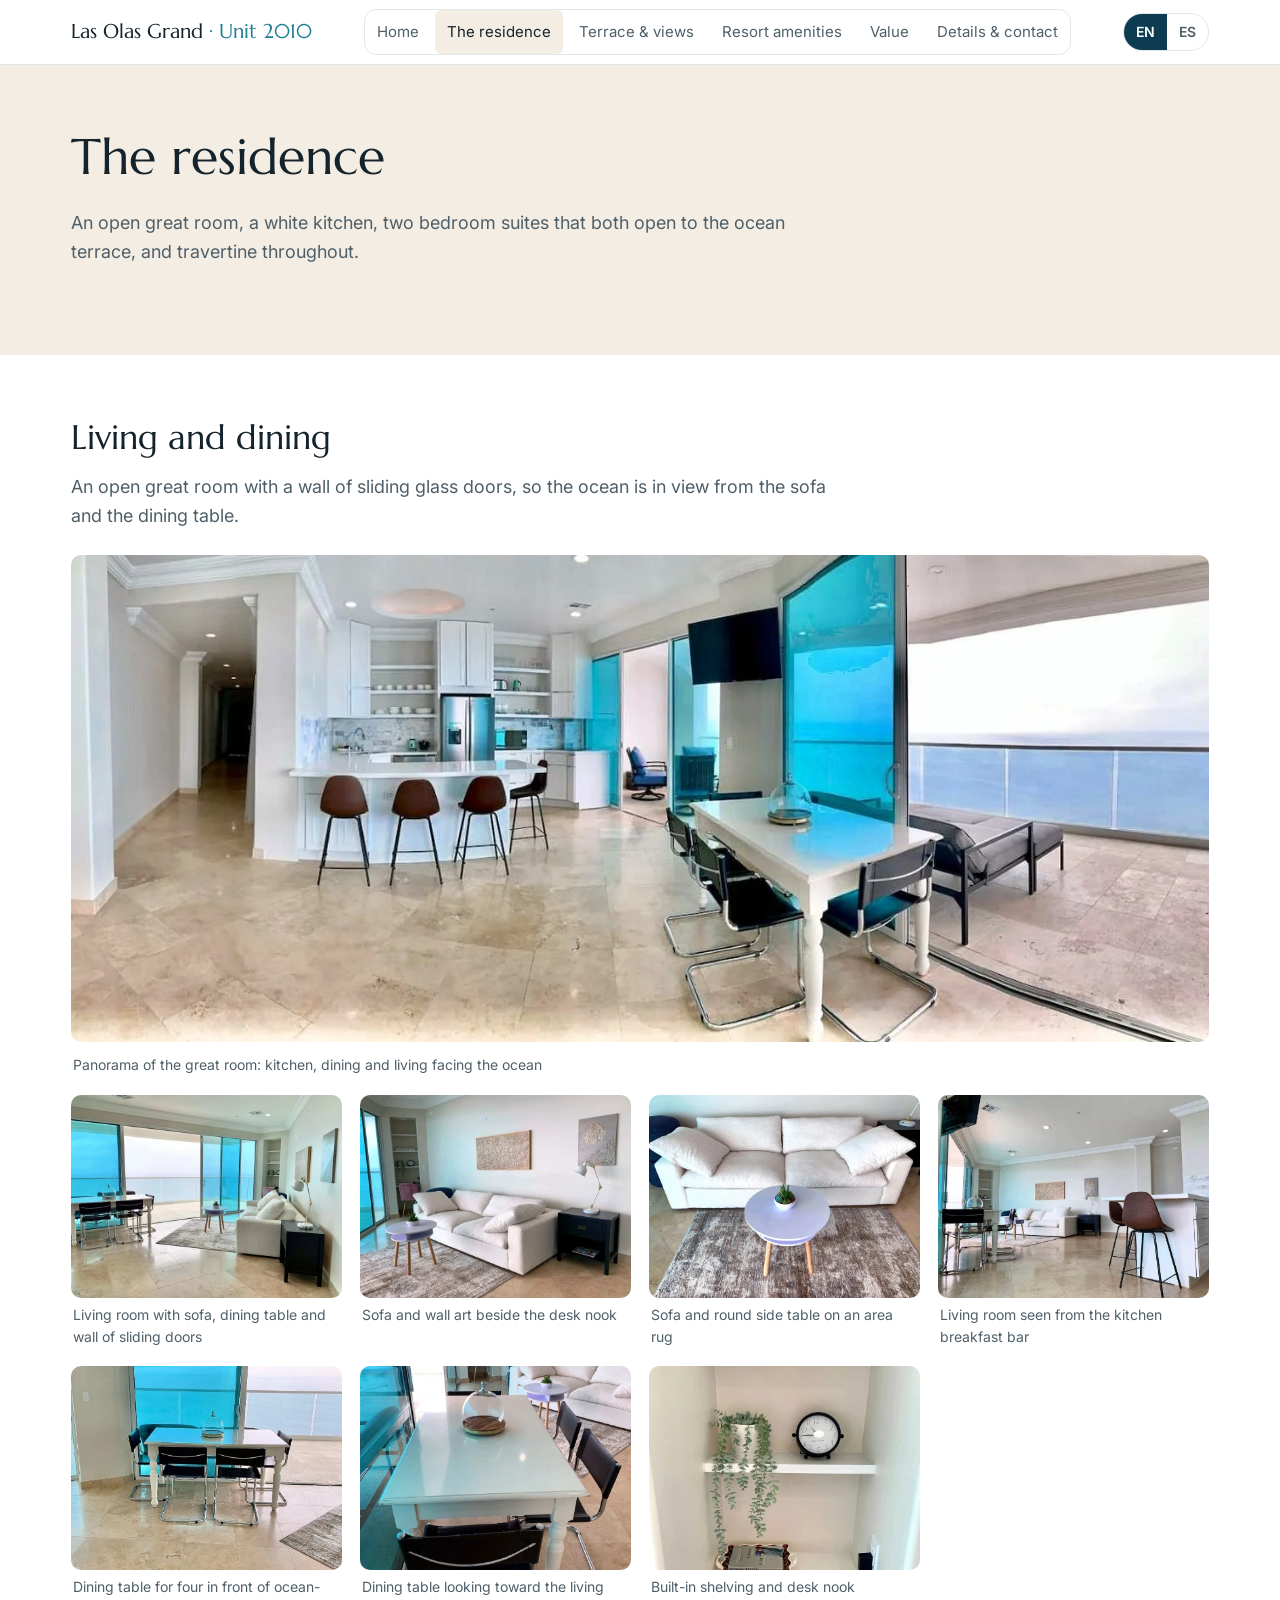
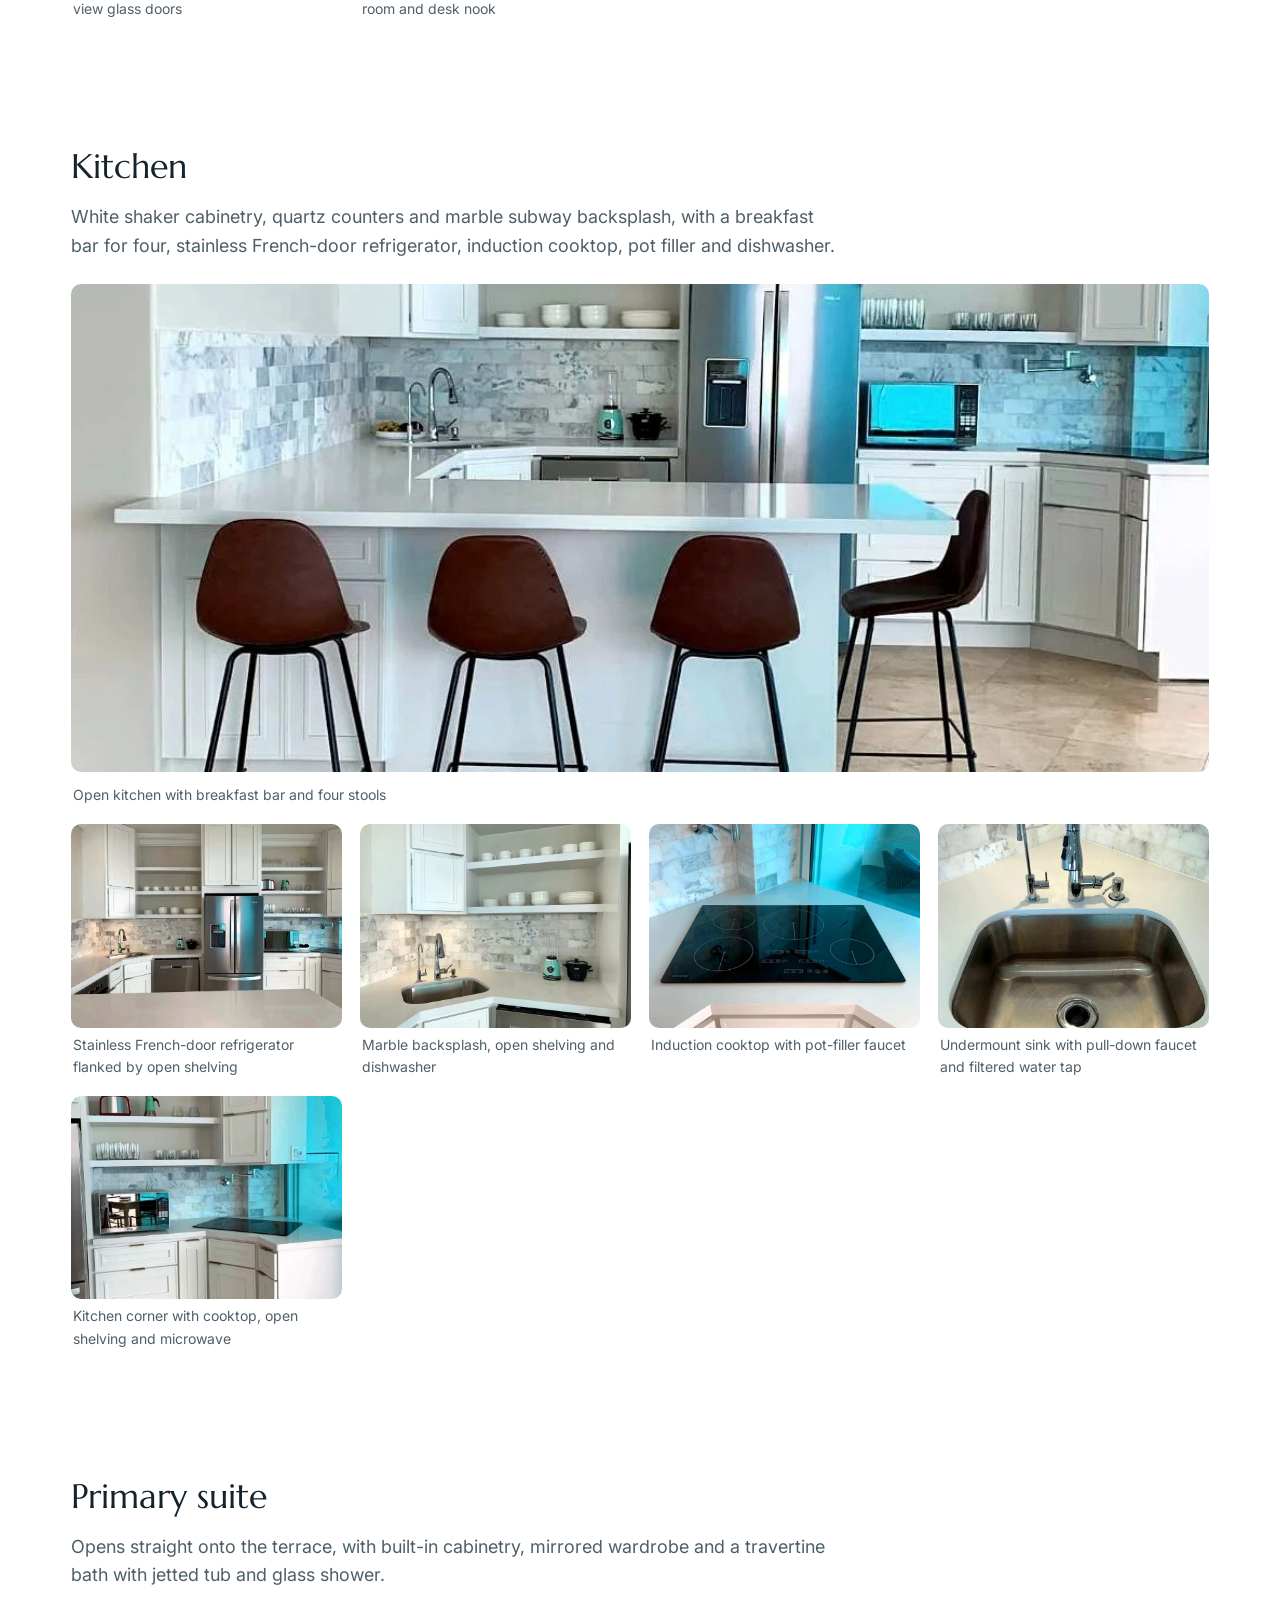
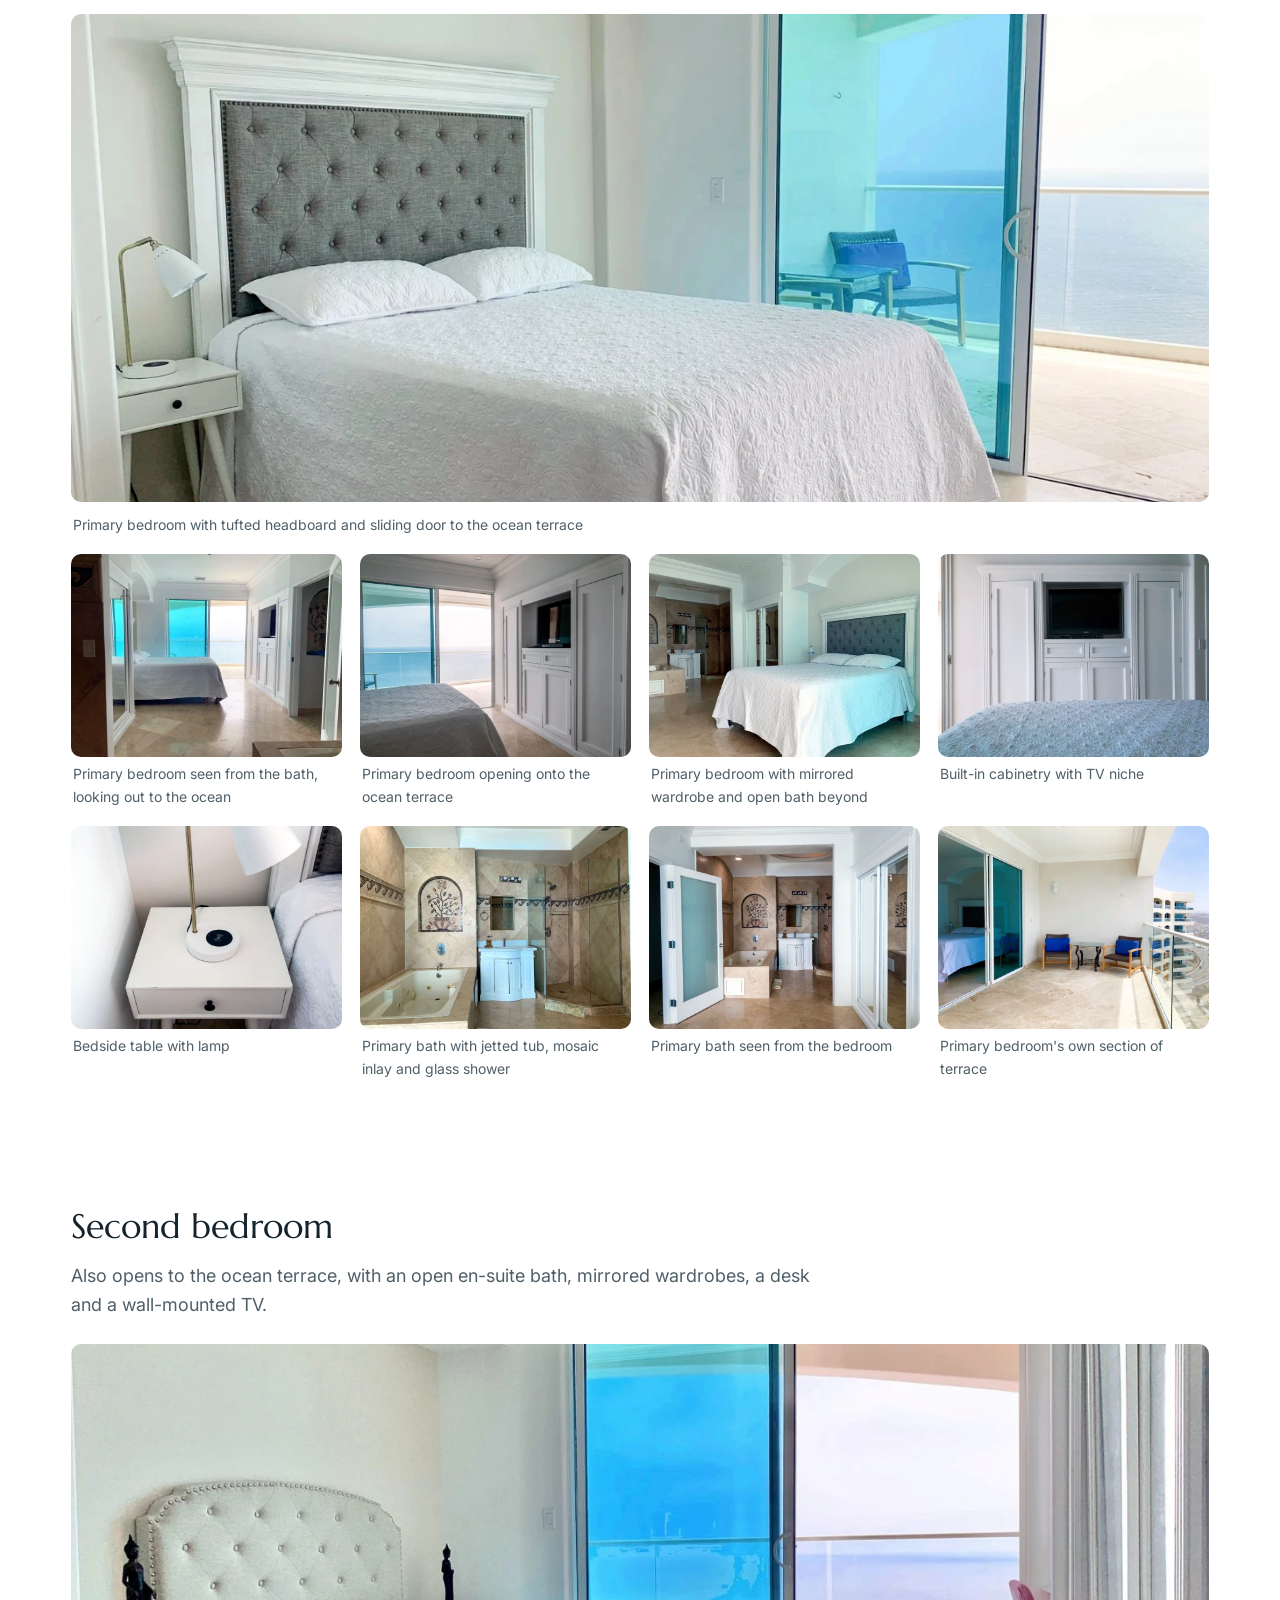
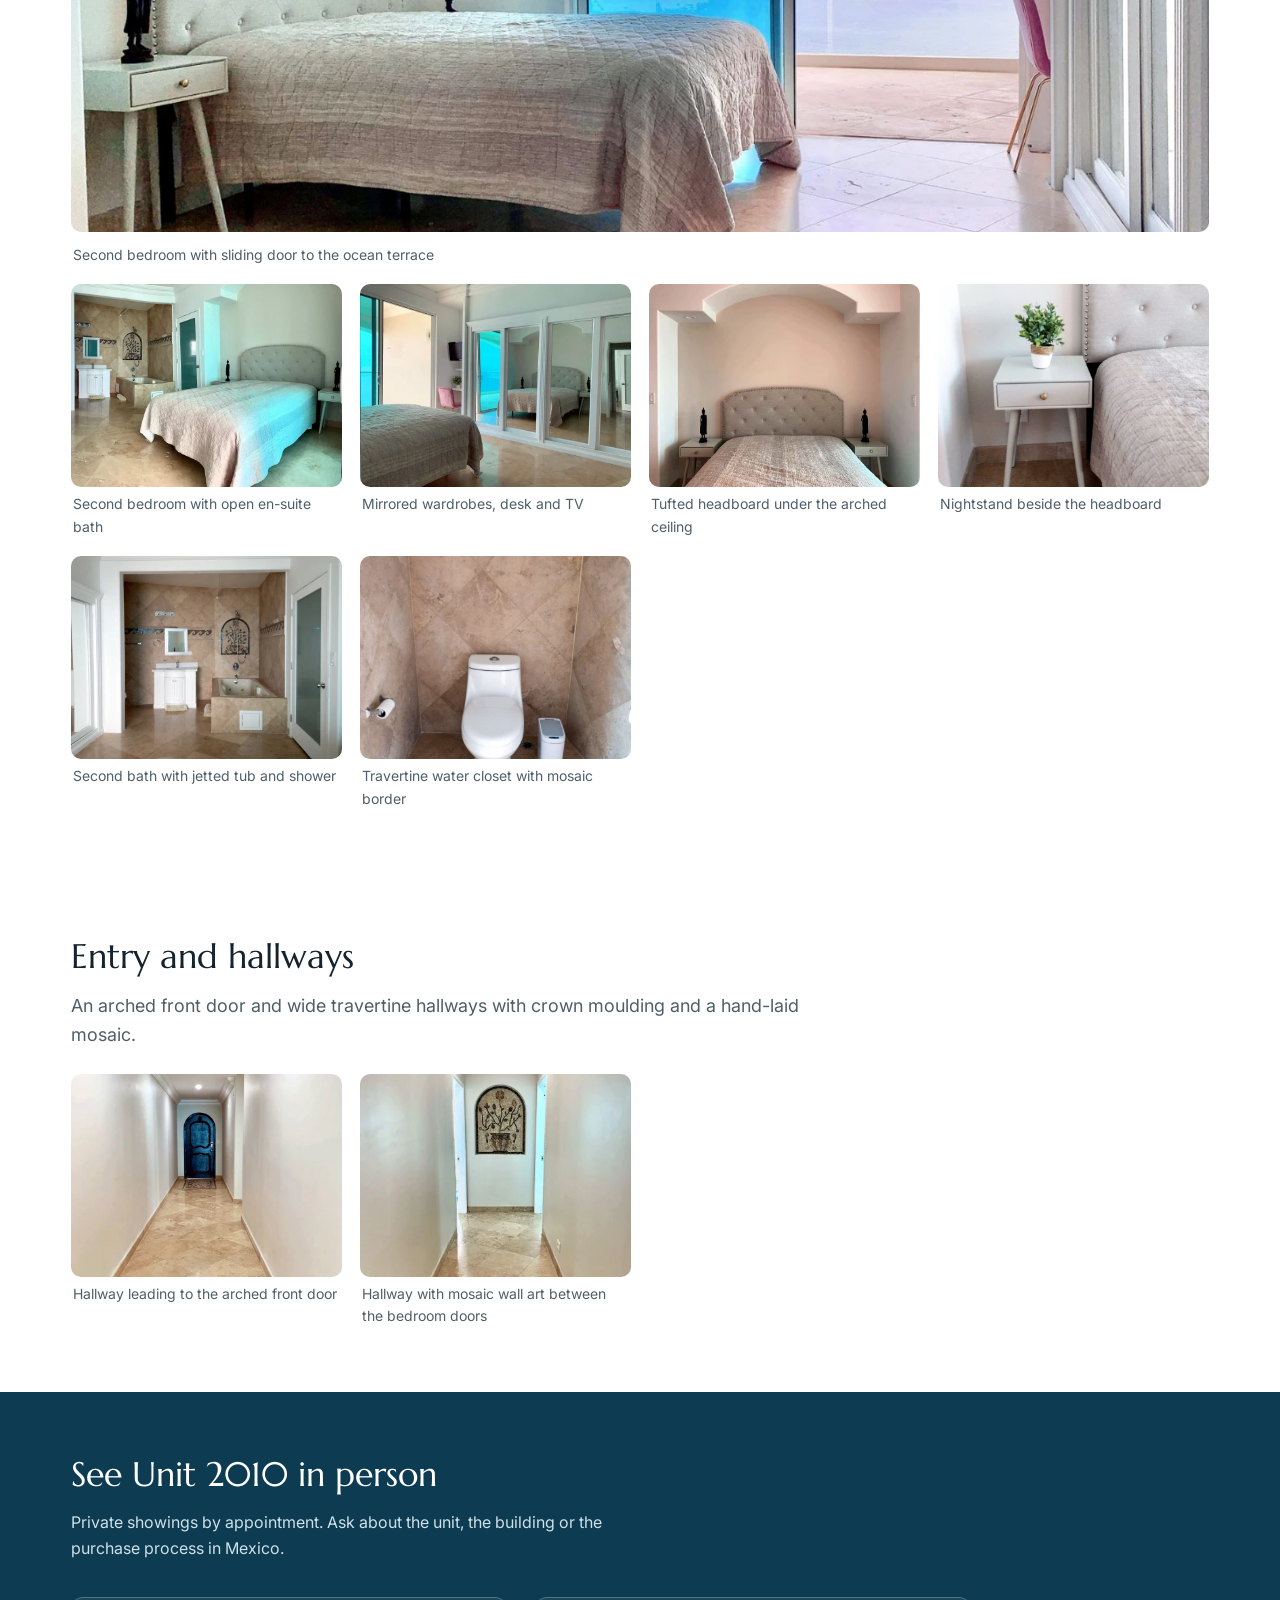
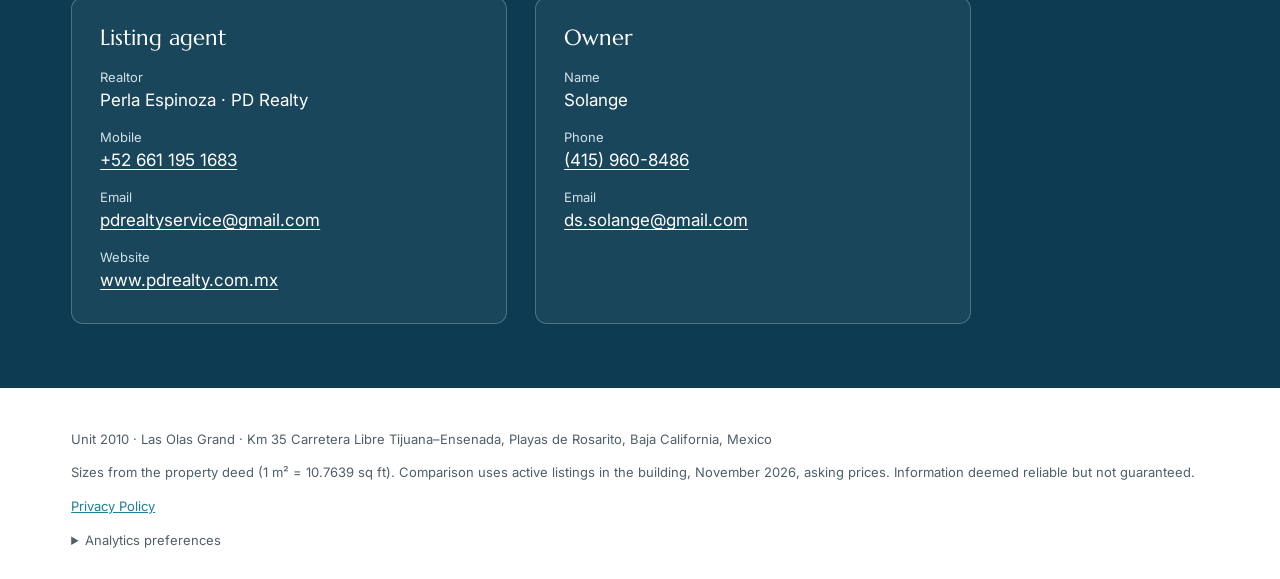
<file: residence.html>
<!DOCTYPE html>
<html lang="en"><head><meta charset="utf-8"><meta name="viewport" content="width=device-width,initial-scale=1">
<title>Condo Interior Tour | Las Olas Grand Unit 2010, Rosarito</title>
<meta name="description" content="Tour the living and dining area, kitchen, and two bedroom suites at Las Olas Grand Unit 2010. Both bedrooms open onto the oceanfront terrace.">
<link rel="canonical" href="https://lasolasgrand2010.com/residence.html">
<link rel="alternate" hreflang="en" href="https://lasolasgrand2010.com/residence.html">
<link rel="alternate" hreflang="es" href="https://lasolasgrand2010.com/residence-es.html">
<link rel="alternate" hreflang="x-default" href="https://lasolasgrand2010.com/residence.html">
<meta property="og:type" content="website">
<meta property="og:title" content="Condo Interior Tour | Las Olas Grand Unit 2010, Rosarito">
<meta property="og:description" content="Tour the living and dining area, kitchen, and two bedroom suites at Las Olas Grand Unit 2010. Both bedrooms open onto the oceanfront terrace.">
<meta property="og:url" content="https://lasolasgrand2010.com/residence.html">
<meta property="og:image" content="https://lasolasgrand2010.com/images/img_4748.jpg">
<meta property="og:image:width" content="1600">
<meta property="og:image:height" content="1200">
<meta property="og:image:alt" content="Living room with floor-to-ceiling sliding doors opening to the ocean terrace">
<meta property="og:locale" content="en_US">
<meta property="og:locale:alternate" content="es_MX">
<meta name="twitter:card" content="summary_large_image">
<meta name="twitter:title" content="Condo Interior Tour | Las Olas Grand Unit 2010, Rosarito">
<meta name="twitter:description" content="Tour the living and dining area, kitchen, and two bedroom suites at Las Olas Grand Unit 2010. Both bedrooms open onto the oceanfront terrace.">
<meta name="twitter:image" content="https://lasolasgrand2010.com/images/img_4748.jpg">
<meta name="twitter:image:alt" content="Living room with floor-to-ceiling sliding doors opening to the ocean terrace">
<link rel="preconnect" href="https://fonts.googleapis.com"><link rel="preconnect" href="https://fonts.gstatic.com" crossorigin>
<link href="https://fonts.googleapis.com/css2?family=Marcellus&family=Inter:wght@400;500;600&display=swap" rel="stylesheet">
<link rel="stylesheet" href="style.css?v=20261124"></head><body>
<header class="top"><div class="wrap bar"><a class="brand" href="index.html">Las Olas Grand <b>· Unit 2010</b></a>
<nav class="scroll"><a href="index.html">Home</a><a href="residence.html" aria-current=page>The residence</a><a href="terrace.html">Terrace & views</a><a href="resort.html">Resort amenities</a><a href="value.html">Value</a><a href="details.html" data-showing-cta="details_contact">Details & contact</a></nav><div class="lang"><span aria-current="true">EN</span><a href="residence-es.html" lang="es" hreflang="es">ES</a></div></div></header>
<main><section class="band intro"><div class="wrap"><h1>The residence</h1><p class="lede">An open great room, a white kitchen, two bedroom suites that both open to the ocean terrace, and travertine throughout.</p></div></section><section class="band" id="living"><div class="wrap"><h2>Living and dining</h2><p class="lede">An open great room with a wall of sliding glass doors, so the ocean is in view from the sofa and the dining table.</p><figure class="ph wide"><a href="images/airbnb-great-room-panorama.jpg" class="zoom" data-cap="Panorama of the great room: kitchen, dining and living facing the ocean"><picture><source type="image/webp" srcset="images/responsive/airbnb-great-room-panorama-400.webp 400w, images/responsive/airbnb-great-room-panorama-768.webp 768w, images/responsive/airbnb-great-room-panorama-1040.webp 1040w, images/responsive/airbnb-great-room-panorama-1400.webp 1400w" sizes="(max-width: 400px) calc((100vw - 32px) * 1.85), (max-width: 800px) calc(92vw * 1.85), calc(min(92vw, calc(1240px - 8vw)) * 1.06)"><img src="images/airbnb-great-room-panorama.jpg" alt="Panorama of the great room: kitchen, dining and living facing the ocean" loading="lazy"></picture></a><figcaption>Panorama of the great room: kitchen, dining and living facing the ocean</figcaption></figure><div class="grid"><figure class="ph "><a href="images/img_4683.jpg" class="zoom" data-cap="Living room with sofa, dining table and wall of sliding doors"><picture><source type="image/webp" srcset="images/responsive/img_4683-400.webp 400w, images/responsive/img_4683-768.webp 768w, images/responsive/img_4683-1040.webp 1040w" sizes="auto, (min-width: 1205px) calc((min(92vw, calc(1240px - 8vw)) - 54px) / 4), (min-width: 903px) calc((92vw - 36px) / 3), (min-width: 600px) calc((92vw - 18px) / 2), (max-width: 400px) calc(100vw - 32px), 92vw"><img src="images/img_4683.jpg" alt="Living room with sofa, dining table and wall of sliding doors" loading="lazy"></picture></a><figcaption>Living room with sofa, dining table and wall of sliding doors</figcaption></figure><figure class="ph "><a href="images/img_4749.jpg" class="zoom" data-cap="Sofa and wall art beside the desk nook"><picture><source type="image/webp" srcset="images/responsive/img_4749-400.webp 400w, images/responsive/img_4749-768.webp 768w, images/responsive/img_4749-1040.webp 1040w" sizes="auto, (min-width: 1205px) calc((min(92vw, calc(1240px - 8vw)) - 54px) / 4), (min-width: 903px) calc((92vw - 36px) / 3), (min-width: 600px) calc((92vw - 18px) / 2), (max-width: 400px) calc(100vw - 32px), 92vw"><img src="images/img_4749.jpg" alt="Sofa and wall art beside the desk nook" loading="lazy"></picture></a><figcaption>Sofa and wall art beside the desk nook</figcaption></figure><figure class="ph "><a href="images/img_4788.jpg" class="zoom" data-cap="Sofa and round side table on an area rug"><picture><source type="image/webp" srcset="images/responsive/img_4788-400.webp 400w, images/responsive/img_4788-768.webp 768w, images/responsive/img_4788-1040.webp 1040w" sizes="auto, (min-width: 1205px) calc((min(92vw, calc(1240px - 8vw)) - 54px) / 4), (min-width: 903px) calc((92vw - 36px) / 3), (min-width: 600px) calc((92vw - 18px) / 2), (max-width: 400px) calc(100vw - 32px), 92vw"><img src="images/img_4788.jpg" alt="Sofa and round side table on an area rug" loading="lazy"></picture></a><figcaption>Sofa and round side table on an area rug</figcaption></figure><figure class="ph "><a href="images/airbnb-living-from-kitchen.jpg" class="zoom" data-cap="Living room seen from the kitchen breakfast bar"><picture><source type="image/webp" srcset="images/responsive/airbnb-living-from-kitchen-400.webp 400w, images/responsive/airbnb-living-from-kitchen-768.webp 768w, images/responsive/airbnb-living-from-kitchen-1040.webp 1040w" sizes="auto, (min-width: 1205px) calc((min(92vw, calc(1240px - 8vw)) - 54px) / 4), (min-width: 903px) calc((92vw - 36px) / 3), (min-width: 600px) calc((92vw - 18px) / 2), (max-width: 400px) calc(100vw - 32px), 92vw"><img src="images/airbnb-living-from-kitchen.jpg" alt="Living room seen from the kitchen breakfast bar" loading="lazy"></picture></a><figcaption>Living room seen from the kitchen breakfast bar</figcaption></figure><figure class="ph "><a href="images/img_4736.jpg" class="zoom" data-cap="Dining table for four in front of ocean-view glass doors"><picture><source type="image/webp" srcset="images/responsive/img_4736-400.webp 400w, images/responsive/img_4736-768.webp 768w, images/responsive/img_4736-1040.webp 1040w" sizes="auto, (min-width: 1205px) calc((min(92vw, calc(1240px - 8vw)) - 54px) / 4), (min-width: 903px) calc((92vw - 36px) / 3), (min-width: 600px) calc((92vw - 18px) / 2), (max-width: 400px) calc(100vw - 32px), 92vw"><img src="images/img_4736.jpg" alt="Dining table for four in front of ocean-view glass doors" loading="lazy"></picture></a><figcaption>Dining table for four in front of ocean-view glass doors</figcaption></figure><figure class="ph "><a href="images/img_4777.jpg" class="zoom" data-cap="Dining table looking toward the living room and desk nook"><picture><source type="image/webp" srcset="images/responsive/img_4777-400.webp 400w, images/responsive/img_4777-768.webp 768w, images/responsive/img_4777-1040.webp 1040w" sizes="auto, (min-width: 1205px) calc((min(92vw, calc(1240px - 8vw)) - 54px) / 4), (min-width: 903px) calc((92vw - 36px) / 3), (min-width: 600px) calc((92vw - 18px) / 2), (max-width: 400px) calc(100vw - 32px), 92vw"><img src="images/img_4777.jpg" alt="Dining table looking toward the living room and desk nook" loading="lazy"></picture></a><figcaption>Dining table looking toward the living room and desk nook</figcaption></figure><figure class="ph "><a href="images/img_4758.jpg" class="zoom" data-cap="Built-in shelving and desk nook"><picture><source type="image/webp" srcset="images/responsive/img_4758-400.webp 400w, images/responsive/img_4758-768.webp 768w, images/responsive/img_4758-1040.webp 1040w" sizes="auto, (min-width: 1205px) calc((min(92vw, calc(1240px - 8vw)) - 54px) / 4), (min-width: 903px) calc((92vw - 36px) / 3), (min-width: 600px) calc((92vw - 18px) / 2), (max-width: 400px) calc(100vw - 32px), 92vw"><img src="images/img_4758.jpg" alt="Built-in shelving and desk nook" loading="lazy"></picture></a><figcaption>Built-in shelving and desk nook</figcaption></figure></div></div></section><section class="band" id="kitchen"><div class="wrap"><h2>Kitchen</h2><p class="lede">White shaker cabinetry, quartz counters and marble subway backsplash, with a breakfast bar for four, stainless French-door refrigerator, induction cooktop, pot filler and dishwasher.</p><figure class="ph wide"><a href="images/airbnb-kitchen-bar.jpg" class="zoom" data-cap="Open kitchen with breakfast bar and four stools"><picture><source type="image/webp" srcset="images/responsive/airbnb-kitchen-bar-400.webp 400w, images/responsive/airbnb-kitchen-bar-768.webp 768w, images/responsive/airbnb-kitchen-bar-1040.webp 1040w, images/responsive/airbnb-kitchen-bar-1054.webp 1054w" sizes="auto, (max-width: 400px) calc(100vw - 32px), min(92vw, calc(1240px - 8vw))"><img src="images/airbnb-kitchen-bar.jpg" alt="Open kitchen with breakfast bar and four stools" loading="lazy"></picture></a><figcaption>Open kitchen with breakfast bar and four stools</figcaption></figure><div class="grid"><figure class="ph "><a href="images/airbnb-kitchen-fridge.jpg" class="zoom" data-cap="Stainless French-door refrigerator flanked by open shelving"><picture><source type="image/webp" srcset="images/responsive/airbnb-kitchen-fridge-400.webp 400w, images/responsive/airbnb-kitchen-fridge-768.webp 768w, images/responsive/airbnb-kitchen-fridge-1040.webp 1040w" sizes="auto, (min-width: 1205px) calc((min(92vw, calc(1240px - 8vw)) - 54px) / 4), (min-width: 903px) calc((92vw - 36px) / 3), (min-width: 600px) calc((92vw - 18px) / 2), (max-width: 400px) calc(100vw - 32px), 92vw"><img src="images/airbnb-kitchen-fridge.jpg" alt="Stainless French-door refrigerator flanked by open shelving" loading="lazy"></picture></a><figcaption>Stainless French-door refrigerator flanked by open shelving</figcaption></figure><figure class="ph "><a href="images/img_4721.jpg" class="zoom" data-cap="Marble backsplash, open shelving and dishwasher"><picture><source type="image/webp" srcset="images/responsive/img_4721-400.webp 400w, images/responsive/img_4721-768.webp 768w, images/responsive/img_4721-1040.webp 1040w" sizes="auto, (min-width: 1205px) calc((min(92vw, calc(1240px - 8vw)) - 54px) / 4), (min-width: 903px) calc((92vw - 36px) / 3), (min-width: 600px) calc((92vw - 18px) / 2), (max-width: 400px) calc(100vw - 32px), 92vw"><img src="images/img_4721.jpg" alt="Marble backsplash, open shelving and dishwasher" loading="lazy"></picture></a><figcaption>Marble backsplash, open shelving and dishwasher</figcaption></figure><figure class="ph "><a href="images/img_4716.jpg" class="zoom" data-cap="Induction cooktop with pot-filler faucet"><picture><source type="image/webp" srcset="images/responsive/img_4716-400.webp 400w, images/responsive/img_4716-768.webp 768w, images/responsive/img_4716-1040.webp 1040w" sizes="auto, (min-width: 1205px) calc((min(92vw, calc(1240px - 8vw)) - 54px) / 4), (min-width: 903px) calc((92vw - 36px) / 3), (min-width: 600px) calc((92vw - 18px) / 2), (max-width: 400px) calc(100vw - 32px), 92vw"><img src="images/img_4716.jpg" alt="Induction cooktop with pot-filler faucet" loading="lazy"></picture></a><figcaption>Induction cooktop with pot-filler faucet</figcaption></figure><figure class="ph "><a href="images/img_4720.jpg" class="zoom" data-cap="Undermount sink with pull-down faucet and filtered water tap"><picture><source type="image/webp" srcset="images/responsive/img_4720-400.webp 400w, images/responsive/img_4720-768.webp 768w, images/responsive/img_4720-1040.webp 1040w" sizes="auto, (min-width: 1205px) calc((min(92vw, calc(1240px - 8vw)) - 54px) / 4), (min-width: 903px) calc((92vw - 36px) / 3), (min-width: 600px) calc((92vw - 18px) / 2), (max-width: 400px) calc(100vw - 32px), 92vw"><img src="images/img_4720.jpg" alt="Undermount sink with pull-down faucet and filtered water tap" loading="lazy"></picture></a><figcaption>Undermount sink with pull-down faucet and filtered water tap</figcaption></figure><figure class="ph "><a href="images/airbnb-kitchen-cooktop-corner.jpg" class="zoom" data-cap="Kitchen corner with cooktop, open shelving and microwave"><picture><source type="image/webp" srcset="images/responsive/airbnb-kitchen-cooktop-corner-400.webp 400w, images/responsive/airbnb-kitchen-cooktop-corner-768.webp 768w, images/responsive/airbnb-kitchen-cooktop-corner-1040.webp 1040w" sizes="auto, (min-width: 1205px) calc((min(92vw, calc(1240px - 8vw)) - 54px) / 4), (min-width: 903px) calc((92vw - 36px) / 3), (min-width: 600px) calc((92vw - 18px) / 2), (max-width: 400px) calc(100vw - 32px), 92vw"><img src="images/airbnb-kitchen-cooktop-corner.jpg" alt="Kitchen corner with cooktop, open shelving and microwave" loading="lazy"></picture></a><figcaption>Kitchen corner with cooktop, open shelving and microwave</figcaption></figure></div></div></section><section class="band" id="primary"><div class="wrap"><h2>Primary suite</h2><p class="lede">Opens straight onto the terrace, with built-in cabinetry, mirrored wardrobe and a travertine bath with jetted tub and glass shower.</p><figure class="ph wide"><a href="images/img_4809.jpg" class="zoom" data-cap="Primary bedroom with tufted headboard and sliding door to the ocean terrace"><picture><source type="image/webp" srcset="images/responsive/img_4809-400.webp 400w, images/responsive/img_4809-768.webp 768w, images/responsive/img_4809-1040.webp 1040w, images/responsive/img_4809-1440.webp 1440w" sizes="auto, (max-width: 400px) calc(100vw - 32px), min(92vw, calc(1240px - 8vw))"><img src="images/img_4809.jpg" alt="Primary bedroom with tufted headboard and sliding door to the ocean terrace" loading="lazy"></picture></a><figcaption>Primary bedroom with tufted headboard and sliding door to the ocean terrace</figcaption></figure><div class="grid"><figure class="ph "><a href="images/img_4805.jpg" class="zoom" data-cap="Primary bedroom seen from the bath, looking out to the ocean"><picture><source type="image/webp" srcset="images/responsive/img_4805-400.webp 400w, images/responsive/img_4805-768.webp 768w, images/responsive/img_4805-1040.webp 1040w" sizes="auto, (min-width: 1205px) calc((min(92vw, calc(1240px - 8vw)) - 54px) / 4), (min-width: 903px) calc((92vw - 36px) / 3), (min-width: 600px) calc((92vw - 18px) / 2), (max-width: 400px) calc(100vw - 32px), 92vw"><img src="images/img_4805.jpg" alt="Primary bedroom seen from the bath, looking out to the ocean" loading="lazy"></picture></a><figcaption>Primary bedroom seen from the bath, looking out to the ocean</figcaption></figure><figure class="ph "><a href="images/apc_0134-hdr.jpg" class="zoom" data-cap="Primary bedroom opening onto the ocean terrace"><picture><source type="image/webp" srcset="images/responsive/apc_0134-hdr-400.webp 400w, images/responsive/apc_0134-hdr-768.webp 768w, images/responsive/apc_0134-hdr-1040.webp 1040w" sizes="auto, (min-width: 1205px) calc((min(92vw, calc(1240px - 8vw)) - 54px) / 4), (min-width: 903px) calc((92vw - 36px) / 3), (min-width: 600px) calc((92vw - 18px) / 2), (max-width: 400px) calc(100vw - 32px), 92vw"><img src="images/apc_0134-hdr.jpg" alt="Primary bedroom opening onto the ocean terrace" loading="lazy"></picture></a><figcaption>Primary bedroom opening onto the ocean terrace</figcaption></figure><figure class="ph "><a href="images/img_4817.jpg" class="zoom" data-cap="Primary bedroom with mirrored wardrobe and open bath beyond"><picture><source type="image/webp" srcset="images/responsive/img_4817-400.webp 400w, images/responsive/img_4817-768.webp 768w, images/responsive/img_4817-1040.webp 1040w" sizes="auto, (min-width: 1205px) calc((min(92vw, calc(1240px - 8vw)) - 54px) / 4), (min-width: 903px) calc((92vw - 36px) / 3), (min-width: 600px) calc((92vw - 18px) / 2), (max-width: 400px) calc(100vw - 32px), 92vw"><img src="images/img_4817.jpg" alt="Primary bedroom with mirrored wardrobe and open bath beyond" loading="lazy"></picture></a><figcaption>Primary bedroom with mirrored wardrobe and open bath beyond</figcaption></figure><figure class="ph "><a href="images/apc_0095-hdr.jpg" class="zoom" data-cap="Built-in cabinetry with TV niche"><picture><source type="image/webp" srcset="images/responsive/apc_0095-hdr-400.webp 400w, images/responsive/apc_0095-hdr-768.webp 768w, images/responsive/apc_0095-hdr-1040.webp 1040w" sizes="auto, (min-width: 1205px) calc((min(92vw, calc(1240px - 8vw)) - 54px) / 4), (min-width: 903px) calc((92vw - 36px) / 3), (min-width: 600px) calc((92vw - 18px) / 2), (max-width: 400px) calc(100vw - 32px), 92vw"><img src="images/apc_0095-hdr.jpg" alt="Built-in cabinetry with TV niche" loading="lazy"></picture></a><figcaption>Built-in cabinetry with TV niche</figcaption></figure><figure class="ph "><a href="images/apc_0110-hdr.jpg" class="zoom" data-cap="Bedside table with lamp"><picture><source type="image/webp" srcset="images/responsive/apc_0110-hdr-400.webp 400w, images/responsive/apc_0110-hdr-768.webp 768w, images/responsive/apc_0110-hdr-1040.webp 1040w" sizes="auto, (min-width: 1205px) calc((min(92vw, calc(1240px - 8vw)) - 54px) / 4), (min-width: 903px) calc((92vw - 36px) / 3), (min-width: 600px) calc((92vw - 18px) / 2), (max-width: 400px) calc(100vw - 32px), 92vw"><img src="images/apc_0110-hdr.jpg" alt="Bedside table with lamp" loading="lazy"></picture></a><figcaption>Bedside table with lamp</figcaption></figure><figure class="ph "><a href="images/img_4815.jpg" class="zoom" data-cap="Primary bath with jetted tub, mosaic inlay and glass shower"><picture><source type="image/webp" srcset="images/responsive/img_4815-400.webp 400w, images/responsive/img_4815-768.webp 768w, images/responsive/img_4815-1040.webp 1040w" sizes="auto, (min-width: 1205px) calc((min(92vw, calc(1240px - 8vw)) - 54px) / 4), (min-width: 903px) calc((92vw - 36px) / 3), (min-width: 600px) calc((92vw - 18px) / 2), (max-width: 400px) calc(100vw - 32px), 92vw"><img src="images/img_4815.jpg" alt="Primary bath with jetted tub, mosaic inlay and glass shower" loading="lazy"></picture></a><figcaption>Primary bath with jetted tub, mosaic inlay and glass shower</figcaption></figure><figure class="ph "><a href="images/apc_0104-hdr.jpg" class="zoom" data-cap="Primary bath seen from the bedroom"><picture><source type="image/webp" srcset="images/responsive/apc_0104-hdr-400.webp 400w, images/responsive/apc_0104-hdr-768.webp 768w, images/responsive/apc_0104-hdr-1040.webp 1040w" sizes="auto, (min-width: 1205px) calc((min(92vw, calc(1240px - 8vw)) - 54px) / 4), (min-width: 903px) calc((92vw - 36px) / 3), (min-width: 600px) calc((92vw - 18px) / 2), (max-width: 400px) calc(100vw - 32px), 92vw"><img src="images/apc_0104-hdr.jpg" alt="Primary bath seen from the bedroom" loading="lazy"></picture></a><figcaption>Primary bath seen from the bedroom</figcaption></figure><figure class="ph "><a href="images/img_4813.jpg" class="zoom" data-cap="Primary bedroom&#x27;s own section of terrace"><picture><source type="image/webp" srcset="images/responsive/img_4813-400.webp 400w, images/responsive/img_4813-768.webp 768w, images/responsive/img_4813-1040.webp 1040w" sizes="auto, (min-width: 1205px) calc((min(92vw, calc(1240px - 8vw)) - 54px) / 4), (min-width: 903px) calc((92vw - 36px) / 3), (min-width: 600px) calc((92vw - 18px) / 2), (max-width: 400px) calc(100vw - 32px), 92vw"><img src="images/img_4813.jpg" alt="Primary bedroom&#x27;s own section of terrace" loading="lazy"></picture></a><figcaption>Primary bedroom's own section of terrace</figcaption></figure></div></div></section><section class="band" id="second"><div class="wrap"><h2>Second bedroom</h2><p class="lede">Also opens to the ocean terrace, with an open en-suite bath, mirrored wardrobes, a desk and a wall-mounted TV.</p><figure class="ph wide"><a href="images/img_4825.jpg" class="zoom" data-cap="Second bedroom with sliding door to the ocean terrace"><picture><source type="image/webp" srcset="images/responsive/img_4825-400.webp 400w, images/responsive/img_4825-768.webp 768w, images/responsive/img_4825-1040.webp 1040w, images/responsive/img_4825-1440.webp 1440w" sizes="auto, (max-width: 400px) calc(100vw - 32px), min(92vw, calc(1240px - 8vw))"><img src="images/img_4825.jpg" alt="Second bedroom with sliding door to the ocean terrace" loading="lazy"></picture></a><figcaption>Second bedroom with sliding door to the ocean terrace</figcaption></figure><div class="grid"><figure class="ph "><a href="images/img_4823.jpg" class="zoom" data-cap="Second bedroom with open en-suite bath"><picture><source type="image/webp" srcset="images/responsive/img_4823-400.webp 400w, images/responsive/img_4823-768.webp 768w, images/responsive/img_4823-1040.webp 1040w" sizes="auto, (min-width: 1205px) calc((min(92vw, calc(1240px - 8vw)) - 54px) / 4), (min-width: 903px) calc((92vw - 36px) / 3), (min-width: 600px) calc((92vw - 18px) / 2), (max-width: 400px) calc(100vw - 32px), 92vw"><img src="images/img_4823.jpg" alt="Second bedroom with open en-suite bath" loading="lazy"></picture></a><figcaption>Second bedroom with open en-suite bath</figcaption></figure><figure class="ph "><a href="images/img_4827.jpg" class="zoom" data-cap="Mirrored wardrobes, desk and TV"><picture><source type="image/webp" srcset="images/responsive/img_4827-400.webp 400w, images/responsive/img_4827-768.webp 768w, images/responsive/img_4827-1040.webp 1040w" sizes="auto, (min-width: 1205px) calc((min(92vw, calc(1240px - 8vw)) - 54px) / 4), (min-width: 903px) calc((92vw - 36px) / 3), (min-width: 600px) calc((92vw - 18px) / 2), (max-width: 400px) calc(100vw - 32px), 92vw"><img src="images/img_4827.jpg" alt="Mirrored wardrobes, desk and TV" loading="lazy"></picture></a><figcaption>Mirrored wardrobes, desk and TV</figcaption></figure><figure class="ph "><a href="images/img_4826.jpg" class="zoom" data-cap="Tufted headboard under the arched ceiling"><picture><source type="image/webp" srcset="images/responsive/img_4826-400.webp 400w, images/responsive/img_4826-768.webp 768w, images/responsive/img_4826-1040.webp 1040w" sizes="auto, (min-width: 1205px) calc((min(92vw, calc(1240px - 8vw)) - 54px) / 4), (min-width: 903px) calc((92vw - 36px) / 3), (min-width: 600px) calc((92vw - 18px) / 2), (max-width: 400px) calc(100vw - 32px), 92vw"><img src="images/img_4826.jpg" alt="Tufted headboard under the arched ceiling" loading="lazy"></picture></a><figcaption>Tufted headboard under the arched ceiling</figcaption></figure><figure class="ph "><a href="images/apc_0145.jpg" class="zoom" data-cap="Nightstand beside the headboard"><picture><source type="image/webp" srcset="images/responsive/apc_0145-400.webp 400w, images/responsive/apc_0145-768.webp 768w, images/responsive/apc_0145-1040.webp 1040w" sizes="auto, (min-width: 1205px) calc((min(92vw, calc(1240px - 8vw)) - 54px) / 4), (min-width: 903px) calc((92vw - 36px) / 3), (min-width: 600px) calc((92vw - 18px) / 2), (max-width: 400px) calc(100vw - 32px), 92vw"><img src="images/apc_0145.jpg" alt="Nightstand beside the headboard" loading="lazy"></picture></a><figcaption>Nightstand beside the headboard</figcaption></figure><figure class="ph "><a href="images/apc_0156.jpg" class="zoom" data-cap="Second bath with jetted tub and shower"><picture><source type="image/webp" srcset="images/responsive/apc_0156-400.webp 400w, images/responsive/apc_0156-768.webp 768w, images/responsive/apc_0156-1040.webp 1040w" sizes="auto, (min-width: 1205px) calc((min(92vw, calc(1240px - 8vw)) - 54px) / 4), (min-width: 903px) calc((92vw - 36px) / 3), (min-width: 600px) calc((92vw - 18px) / 2), (max-width: 400px) calc(100vw - 32px), 92vw"><img src="images/apc_0156.jpg" alt="Second bath with jetted tub and shower" loading="lazy"></picture></a><figcaption>Second bath with jetted tub and shower</figcaption></figure><figure class="ph "><a href="images/apc_0154.jpg" class="zoom" data-cap="Travertine water closet with mosaic border"><picture><source type="image/webp" srcset="images/responsive/apc_0154-400.webp 400w, images/responsive/apc_0154-768.webp 768w, images/responsive/apc_0154-1040.webp 1040w" sizes="auto, (min-width: 1205px) calc((min(92vw, calc(1240px - 8vw)) - 54px) / 4), (min-width: 903px) calc((92vw - 36px) / 3), (min-width: 600px) calc((92vw - 18px) / 2), (max-width: 400px) calc(100vw - 32px), 92vw"><img src="images/apc_0154.jpg" alt="Travertine water closet with mosaic border" loading="lazy"></picture></a><figcaption>Travertine water closet with mosaic border</figcaption></figure></div></div></section><section class="band" id="entry"><div class="wrap"><h2>Entry and hallways</h2><p class="lede">An arched front door and wide travertine hallways with crown moulding and a hand-laid mosaic.</p><div class="grid"><figure class="ph "><a href="images/img_4778.jpg" class="zoom" data-cap="Hallway leading to the arched front door"><picture><source type="image/webp" srcset="images/responsive/img_4778-400.webp 400w, images/responsive/img_4778-768.webp 768w, images/responsive/img_4778-1040.webp 1040w" sizes="auto, (min-width: 1205px) calc((min(92vw, calc(1240px - 8vw)) - 54px) / 4), (min-width: 903px) calc((92vw - 36px) / 3), (min-width: 600px) calc((92vw - 18px) / 2), (max-width: 400px) calc(100vw - 32px), 92vw"><img src="images/img_4778.jpg" alt="Hallway leading to the arched front door" loading="lazy"></picture></a><figcaption>Hallway leading to the arched front door</figcaption></figure><figure class="ph "><a href="images/img_4779.jpg" class="zoom" data-cap="Hallway with mosaic wall art between the bedroom doors"><picture><source type="image/webp" srcset="images/responsive/img_4779-400.webp 400w, images/responsive/img_4779-768.webp 768w, images/responsive/img_4779-1040.webp 1040w" sizes="auto, (min-width: 1205px) calc((min(92vw, calc(1240px - 8vw)) - 54px) / 4), (min-width: 903px) calc((92vw - 36px) / 3), (min-width: 600px) calc((92vw - 18px) / 2), (max-width: 400px) calc(100vw - 32px), 92vw"><img src="images/img_4779.jpg" alt="Hallway with mosaic wall art between the bedroom doors" loading="lazy"></picture></a><figcaption>Hallway with mosaic wall art between the bedroom doors</figcaption></figure></div></div></section></main>
<section class="band contact" id="contact" aria-labelledby="contact-title"><div class="wrap cbox">
<div><h2 id="contact-title">See Unit 2010 in person</h2><p>Private showings by appointment. Ask about the unit, the building or the purchase process in Mexico.</p></div>
<div class="who"><div class="cards"><h3 class="role">Listing agent</h3><p><span>Realtor</span>Perla Espinoza · PD Realty</p><p><span>Mobile</span><a href="tel:+526611951683" data-contact-role="agent" data-contact-method="phone">+52 661 195 1683</a></p>
<p><span>Email</span><a href="mailto:pdrealtyservice@gmail.com?subject=Las%20Olas%20Grand%20Unit%202010" data-contact-role="agent" data-contact-method="email">pdrealtyservice@gmail.com</a></p><p><span>Website</span><a href="https://www.pdrealty.com.mx" data-contact-role="agent" data-contact-method="website">www.pdrealty.com.mx</a></p></div>
<div class="cards"><h3 class="role">Owner</h3><p><span>Name</span>Solange</p><p><span>Phone</span><a href="tel:+14159608486" data-contact-role="owner" data-contact-method="phone">(415) 960-8486</a></p>
<p><span>Email</span><a href="mailto:ds.solange@gmail.com?subject=Las%20Olas%20Grand%20Unit%202010" data-contact-role="owner" data-contact-method="email">ds.solange@gmail.com</a></p></div></div></div></section>
<footer class="foot"><div class="wrap"><p>Unit 2010 · Las Olas Grand · Km 35 Carretera Libre Tijuana–Ensenada, Playas de Rosarito, Baja California, Mexico</p>
<p>Sizes from the property deed (1 m² = 10.7639 sq ft). Comparison uses active listings in the building, November 2026, asking prices. Information deemed reliable but not guaranteed.</p>
<p><a href="privacy.html">Privacy Policy</a></p></div></footer>
<dialog class="lb" id="lb" aria-label="Photo gallery"><button class="x" autofocus aria-label="Close">×</button><button class="prev" aria-label="Previous photo">‹</button>
<figure><img alt=""><figcaption aria-live="polite" aria-atomic="true"></figcaption></figure><button class="next" aria-label="Next photo">›</button></dialog>
<script src="site.js"></script><script src="analytics.js" defer></script></body></html>
</file>
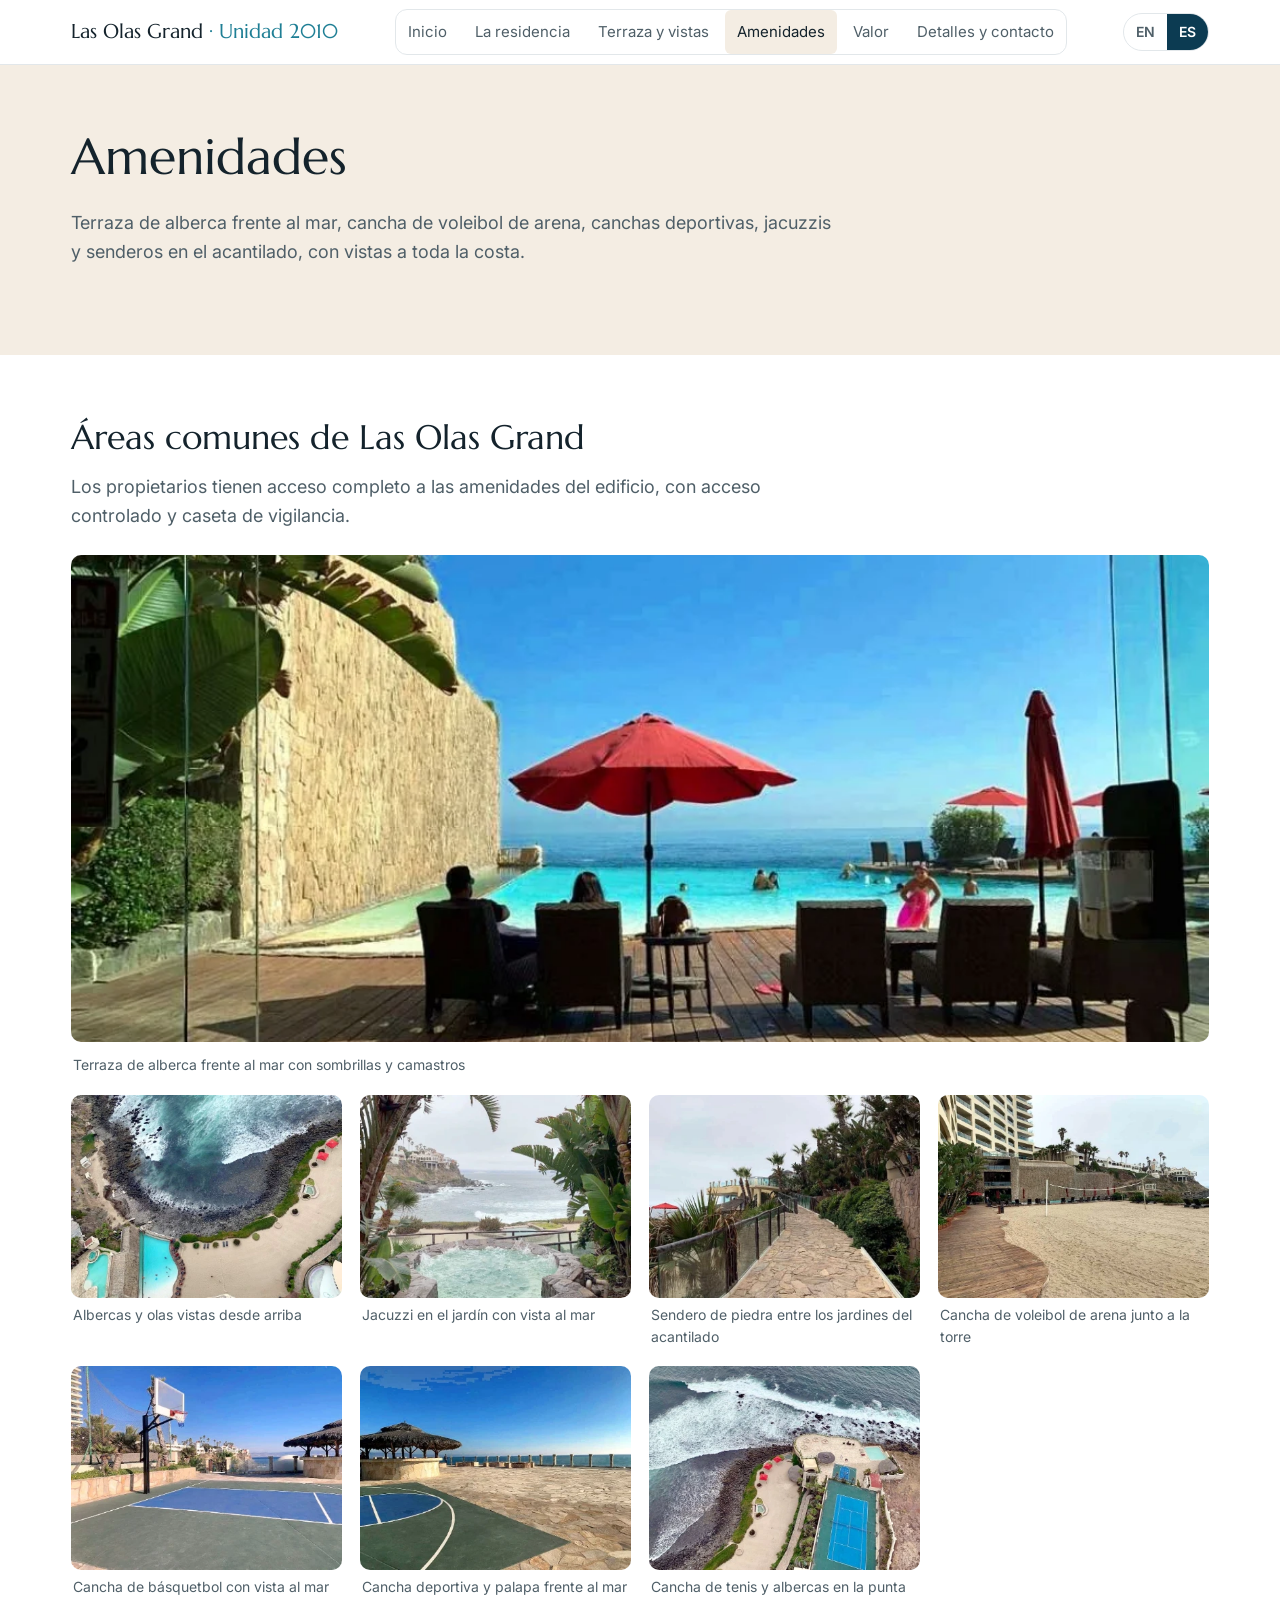
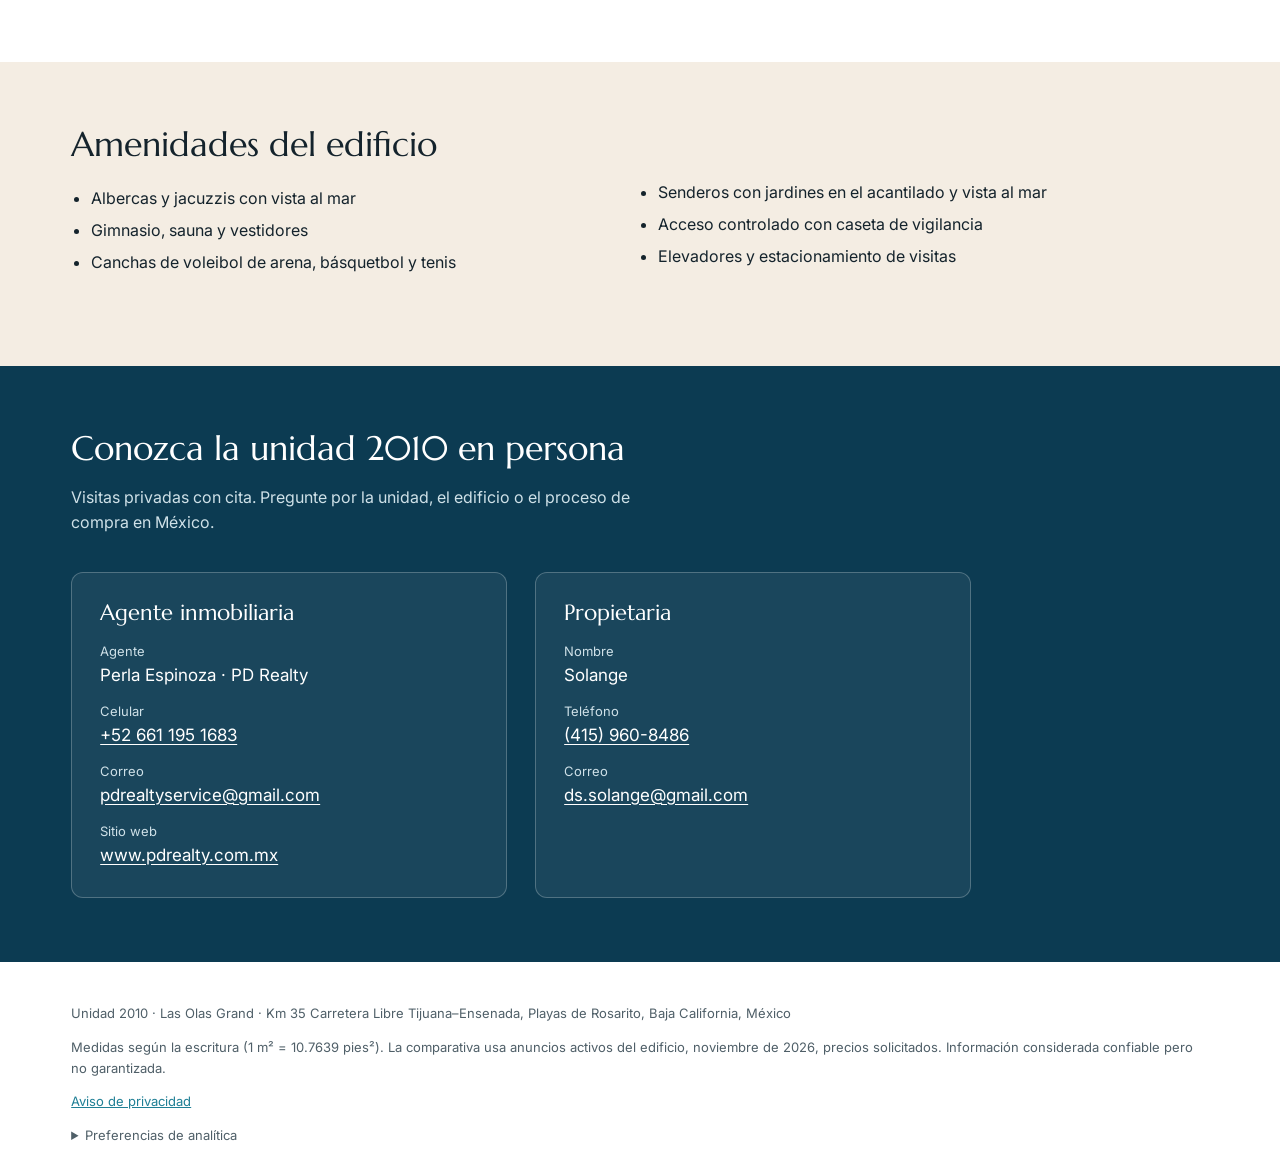
<file: resort-es.html>
<!DOCTYPE html>
<html lang="es"><head><meta charset="utf-8"><meta name="viewport" content="width=device-width,initial-scale=1">
<title>Albercas y amenidades | Las Olas Grand Unidad 2010</title>
<meta name="description" content="Conozca las albercas, jacuzzis, canchas deportivas y senderos junto al acantilado disponibles para propietarios en Las Olas Grand, Rosarito.">
<link rel="canonical" href="https://lasolasgrand2010.com/resort-es.html">
<link rel="alternate" hreflang="en" href="https://lasolasgrand2010.com/resort.html">
<link rel="alternate" hreflang="es" href="https://lasolasgrand2010.com/resort-es.html">
<link rel="alternate" hreflang="x-default" href="https://lasolasgrand2010.com/resort.html">
<meta property="og:type" content="website">
<meta property="og:title" content="Albercas y amenidades | Las Olas Grand Unidad 2010">
<meta property="og:description" content="Conozca las albercas, jacuzzis, canchas deportivas y senderos junto al acantilado disponibles para propietarios en Las Olas Grand, Rosarito.">
<meta property="og:url" content="https://lasolasgrand2010.com/resort-es.html">
<meta property="og:image" content="https://lasolasgrand2010.com/images/img_4748.jpg">
<meta property="og:image:width" content="1600">
<meta property="og:image:height" content="1200">
<meta property="og:image:alt" content="Sala con puertas corredizas de piso a techo hacia la terraza frente al mar">
<meta property="og:locale" content="es_MX">
<meta property="og:locale:alternate" content="en_US">
<meta name="twitter:card" content="summary_large_image">
<meta name="twitter:title" content="Albercas y amenidades | Las Olas Grand Unidad 2010">
<meta name="twitter:description" content="Conozca las albercas, jacuzzis, canchas deportivas y senderos junto al acantilado disponibles para propietarios en Las Olas Grand, Rosarito.">
<meta name="twitter:image" content="https://lasolasgrand2010.com/images/img_4748.jpg">
<meta name="twitter:image:alt" content="Sala con puertas corredizas de piso a techo hacia la terraza frente al mar">
<link rel="preconnect" href="https://fonts.googleapis.com"><link rel="preconnect" href="https://fonts.gstatic.com" crossorigin>
<link href="https://fonts.googleapis.com/css2?family=Marcellus&family=Inter:wght@400;500;600&display=swap" rel="stylesheet">
<link rel="stylesheet" href="style.css?v=20261124"></head><body>
<header class="top"><div class="wrap bar"><a class="brand" href="index-es.html">Las Olas Grand <b>· Unidad 2010</b></a>
<nav class="scroll"><a href="index-es.html">Inicio</a><a href="residence-es.html">La residencia</a><a href="terrace-es.html">Terraza y vistas</a><a href="resort-es.html" aria-current=page>Amenidades</a><a href="value-es.html">Valor</a><a href="details-es.html" data-showing-cta="details_contact">Detalles y contacto</a></nav><div class="lang"><a href="resort.html" lang="en" hreflang="en" title="English">EN</a><span aria-current="true">ES</span></div></div></header>
<main><section class="band intro"><div class="wrap"><h1>Amenidades</h1><p class="lede">Terraza de alberca frente al mar, cancha de voleibol de arena, canchas deportivas, jacuzzis y senderos en el acantilado, con vistas a toda la costa.</p></div></section><section class="band" id="grounds"><div class="wrap"><h2>Áreas comunes de Las Olas Grand</h2><p class="lede">Los propietarios tienen acceso completo a las amenidades del edificio, con acceso controlado y caseta de vigilancia.</p><figure class="ph wide"><a href="images/airbnb-pool-deck.jpg" class="zoom" data-cap="Terraza de alberca frente al mar con sombrillas y camastros"><picture><source type="image/webp" srcset="images/responsive/airbnb-pool-deck-400.webp 400w, images/responsive/airbnb-pool-deck-768.webp 768w, images/responsive/airbnb-pool-deck-1040.webp 1040w" sizes="auto, (max-width: 400px) calc(100vw - 32px), min(92vw, calc(1240px - 8vw))"><img src="images/airbnb-pool-deck.jpg" alt="Terraza de alberca frente al mar con sombrillas y camastros" loading="lazy"></picture></a><figcaption>Terraza de alberca frente al mar con sombrillas y camastros</figcaption></figure><div class="grid"><figure class="ph "><a href="images/airbnb-pools-from-above.jpg" class="zoom" data-cap="Albercas y olas vistas desde arriba"><picture><source type="image/webp" srcset="images/responsive/airbnb-pools-from-above-400.webp 400w, images/responsive/airbnb-pools-from-above-768.webp 768w" sizes="auto, (min-width: 1205px) calc((min(92vw, calc(1240px - 8vw)) - 54px) / 4), (min-width: 903px) calc((92vw - 36px) / 3), (min-width: 600px) calc((92vw - 18px) / 2), (max-width: 400px) calc(100vw - 32px), 92vw"><img src="images/airbnb-pools-from-above.jpg" alt="Albercas y olas vistas desde arriba" loading="lazy"></picture></a><figcaption>Albercas y olas vistas desde arriba</figcaption></figure><figure class="ph "><a href="images/airbnb-garden-jacuzzi.jpg" class="zoom" data-cap="Jacuzzi en el jardín con vista al mar"><picture><source type="image/webp" srcset="images/responsive/airbnb-garden-jacuzzi-400.webp 400w, images/responsive/airbnb-garden-jacuzzi-768.webp 768w" sizes="auto, (min-width: 1205px) calc((min(92vw, calc(1240px - 8vw)) - 54px) / 4), (min-width: 903px) calc((92vw - 36px) / 3), (min-width: 600px) calc((92vw - 18px) / 2), (max-width: 400px) calc(100vw - 32px), 92vw"><img src="images/airbnb-garden-jacuzzi.jpg" alt="Jacuzzi en el jardín con vista al mar" loading="lazy"></picture></a><figcaption>Jacuzzi en el jardín con vista al mar</figcaption></figure><figure class="ph "><a href="images/airbnb-cliff-path.jpg" class="zoom" data-cap="Sendero de piedra entre los jardines del acantilado"><picture><source type="image/webp" srcset="images/responsive/airbnb-cliff-path-400.webp 400w, images/responsive/airbnb-cliff-path-768.webp 768w" sizes="auto, (min-width: 1205px) calc((min(92vw, calc(1240px - 8vw)) - 54px) / 4), (min-width: 903px) calc((92vw - 36px) / 3), (min-width: 600px) calc((92vw - 18px) / 2), (max-width: 400px) calc(100vw - 32px), 92vw"><img src="images/airbnb-cliff-path.jpg" alt="Sendero de piedra entre los jardines del acantilado" loading="lazy"></picture></a><figcaption>Sendero de piedra entre los jardines del acantilado</figcaption></figure><figure class="ph "><a href="images/airbnb-volleyball-court.jpg" class="zoom" data-cap="Cancha de voleibol de arena junto a la torre"><picture><source type="image/webp" srcset="images/responsive/airbnb-volleyball-court-400.webp 400w, images/responsive/airbnb-volleyball-court-768.webp 768w, images/responsive/airbnb-volleyball-court-1040.webp 1040w" sizes="auto, (min-width: 1205px) calc((min(92vw, calc(1240px - 8vw)) - 54px) / 4), (min-width: 903px) calc((92vw - 36px) / 3), (min-width: 600px) calc((92vw - 18px) / 2), (max-width: 400px) calc(100vw - 32px), 92vw"><img src="images/airbnb-volleyball-court.jpg" alt="Cancha de voleibol de arena junto a la torre" loading="lazy"></picture></a><figcaption>Cancha de voleibol de arena junto a la torre</figcaption></figure><figure class="ph "><a href="images/airbnb-basketball-court.jpg" class="zoom" data-cap="Cancha de básquetbol con vista al mar"><picture><source type="image/webp" srcset="images/responsive/airbnb-basketball-court-400.webp 400w, images/responsive/airbnb-basketball-court-768.webp 768w, images/responsive/airbnb-basketball-court-1040.webp 1040w" sizes="auto, (min-width: 1205px) calc((min(92vw, calc(1240px - 8vw)) - 54px) / 4), (min-width: 903px) calc((92vw - 36px) / 3), (min-width: 600px) calc((92vw - 18px) / 2), (max-width: 400px) calc(100vw - 32px), 92vw"><img src="images/airbnb-basketball-court.jpg" alt="Cancha de básquetbol con vista al mar" loading="lazy"></picture></a><figcaption>Cancha de básquetbol con vista al mar</figcaption></figure><figure class="ph "><a href="images/airbnb-sports-court-palapa.jpg" class="zoom" data-cap="Cancha deportiva y palapa frente al mar"><picture><source type="image/webp" srcset="images/responsive/airbnb-sports-court-palapa-400.webp 400w, images/responsive/airbnb-sports-court-palapa-768.webp 768w, images/responsive/airbnb-sports-court-palapa-1040.webp 1040w" sizes="auto, (min-width: 1205px) calc((min(92vw, calc(1240px - 8vw)) - 54px) / 4), (min-width: 903px) calc((92vw - 36px) / 3), (min-width: 600px) calc((92vw - 18px) / 2), (max-width: 400px) calc(100vw - 32px), 92vw"><img src="images/airbnb-sports-court-palapa.jpg" alt="Cancha deportiva y palapa frente al mar" loading="lazy"></picture></a><figcaption>Cancha deportiva y palapa frente al mar</figcaption></figure><figure class="ph "><a href="images/airbnb-tennis-and-pools.jpg" class="zoom" data-cap="Cancha de tenis y albercas en la punta"><picture><source type="image/webp" srcset="images/responsive/airbnb-tennis-and-pools-400.webp 400w, images/responsive/airbnb-tennis-and-pools-768.webp 768w" sizes="auto, (min-width: 1205px) calc((min(92vw, calc(1240px - 8vw)) - 54px) / 4), (min-width: 903px) calc((92vw - 36px) / 3), (min-width: 600px) calc((92vw - 18px) / 2), (max-width: 400px) calc(100vw - 32px), 92vw"><img src="images/airbnb-tennis-and-pools.jpg" alt="Cancha de tenis y albercas en la punta" loading="lazy"></picture></a><figcaption>Cancha de tenis y albercas en la punta</figcaption></figure></div></div></section>
<section class="band alt"><div class="wrap"><h2>Amenidades del edificio</h2><ul class="list cols">
<li>Albercas y jacuzzis con vista al mar</li><li>Gimnasio, sauna y vestidores</li><li>Canchas de voleibol de arena, básquetbol y tenis</li>
<li>Senderos con jardines en el acantilado y vista al mar</li><li>Acceso controlado con caseta de vigilancia</li><li>Elevadores y estacionamiento de visitas</li></ul></div></section></main>
<section class="band contact" id="contact" aria-labelledby="contact-title"><div class="wrap cbox">
<div><h2 id="contact-title">Conozca la unidad 2010 en persona</h2><p>Visitas privadas con cita. Pregunte por la unidad, el edificio o el proceso de compra en México.</p></div>
<div class="who"><div class="cards"><h3 class="role">Agente inmobiliaria</h3><p><span>Agente</span>Perla Espinoza · PD Realty</p><p><span>Celular</span><a href="tel:+526611951683" data-contact-role="agent" data-contact-method="phone">+52 661 195 1683</a></p>
<p><span>Correo</span><a href="mailto:pdrealtyservice@gmail.com?subject=Las%20Olas%20Grand%20Unit%202010" data-contact-role="agent" data-contact-method="email">pdrealtyservice@gmail.com</a></p><p><span>Sitio web</span><a href="https://www.pdrealty.com.mx" data-contact-role="agent" data-contact-method="website">www.pdrealty.com.mx</a></p></div>
<div class="cards"><h3 class="role">Propietaria</h3><p><span>Nombre</span>Solange</p><p><span>Teléfono</span><a href="tel:+14159608486" data-contact-role="owner" data-contact-method="phone">(415) 960-8486</a></p>
<p><span>Correo</span><a href="mailto:ds.solange@gmail.com?subject=Las%20Olas%20Grand%20Unit%202010" data-contact-role="owner" data-contact-method="email">ds.solange@gmail.com</a></p></div></div></div></section>
<footer class="foot"><div class="wrap"><p>Unidad 2010 · Las Olas Grand · Km 35 Carretera Libre Tijuana–Ensenada, Playas de Rosarito, Baja California, México</p>
<p>Medidas según la escritura (1 m² = 10.7639 pies²). La comparativa usa anuncios activos del edificio, noviembre de 2026, precios solicitados. Información considerada confiable pero no garantizada.</p>
<p><a href="privacy-es.html">Aviso de privacidad</a></p></div></footer>
<dialog class="lb" id="lb" aria-label="Galería de fotos"><button class="x" autofocus aria-label="Cerrar">×</button><button class="prev" aria-label="Foto anterior">‹</button>
<figure><img alt=""><figcaption aria-live="polite" aria-atomic="true"></figcaption></figure><button class="next" aria-label="Foto siguiente">›</button></dialog>
<script src="site.js"></script><script src="analytics.js" defer></script></body></html>
</file>
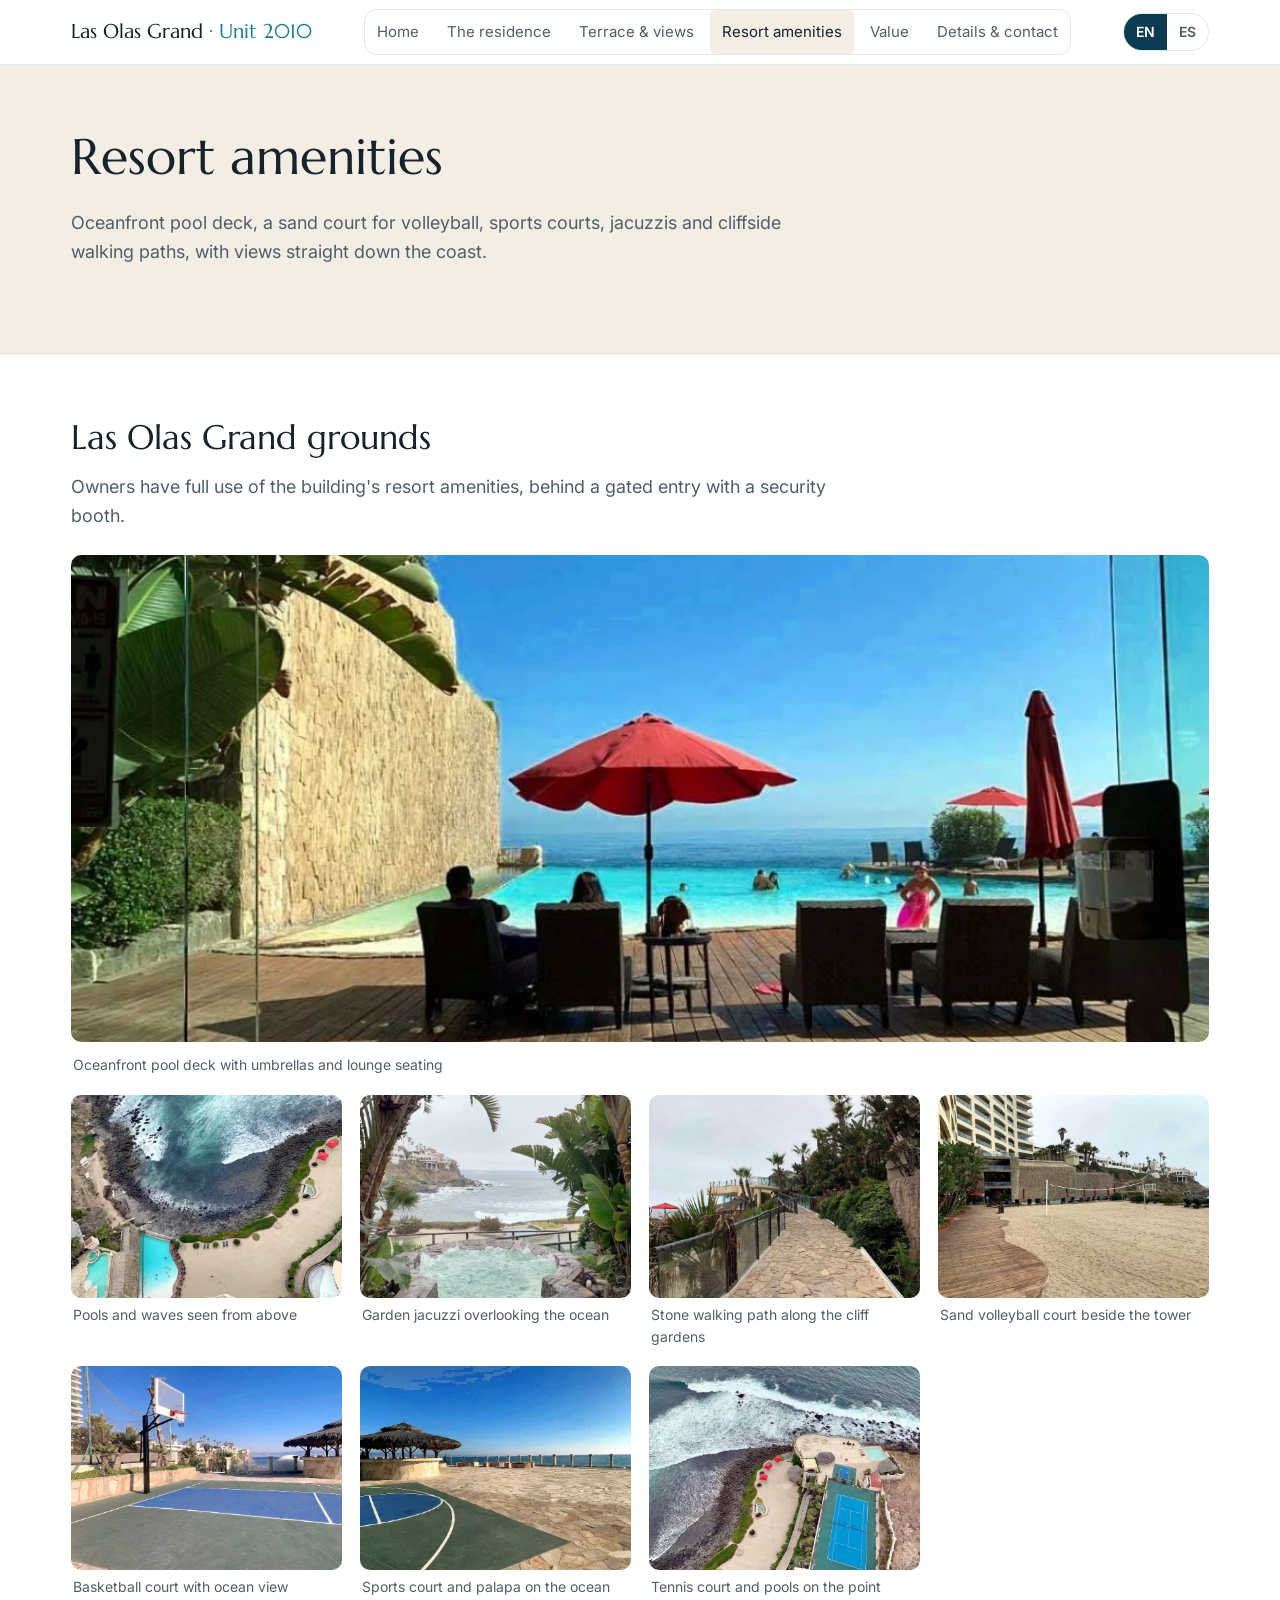
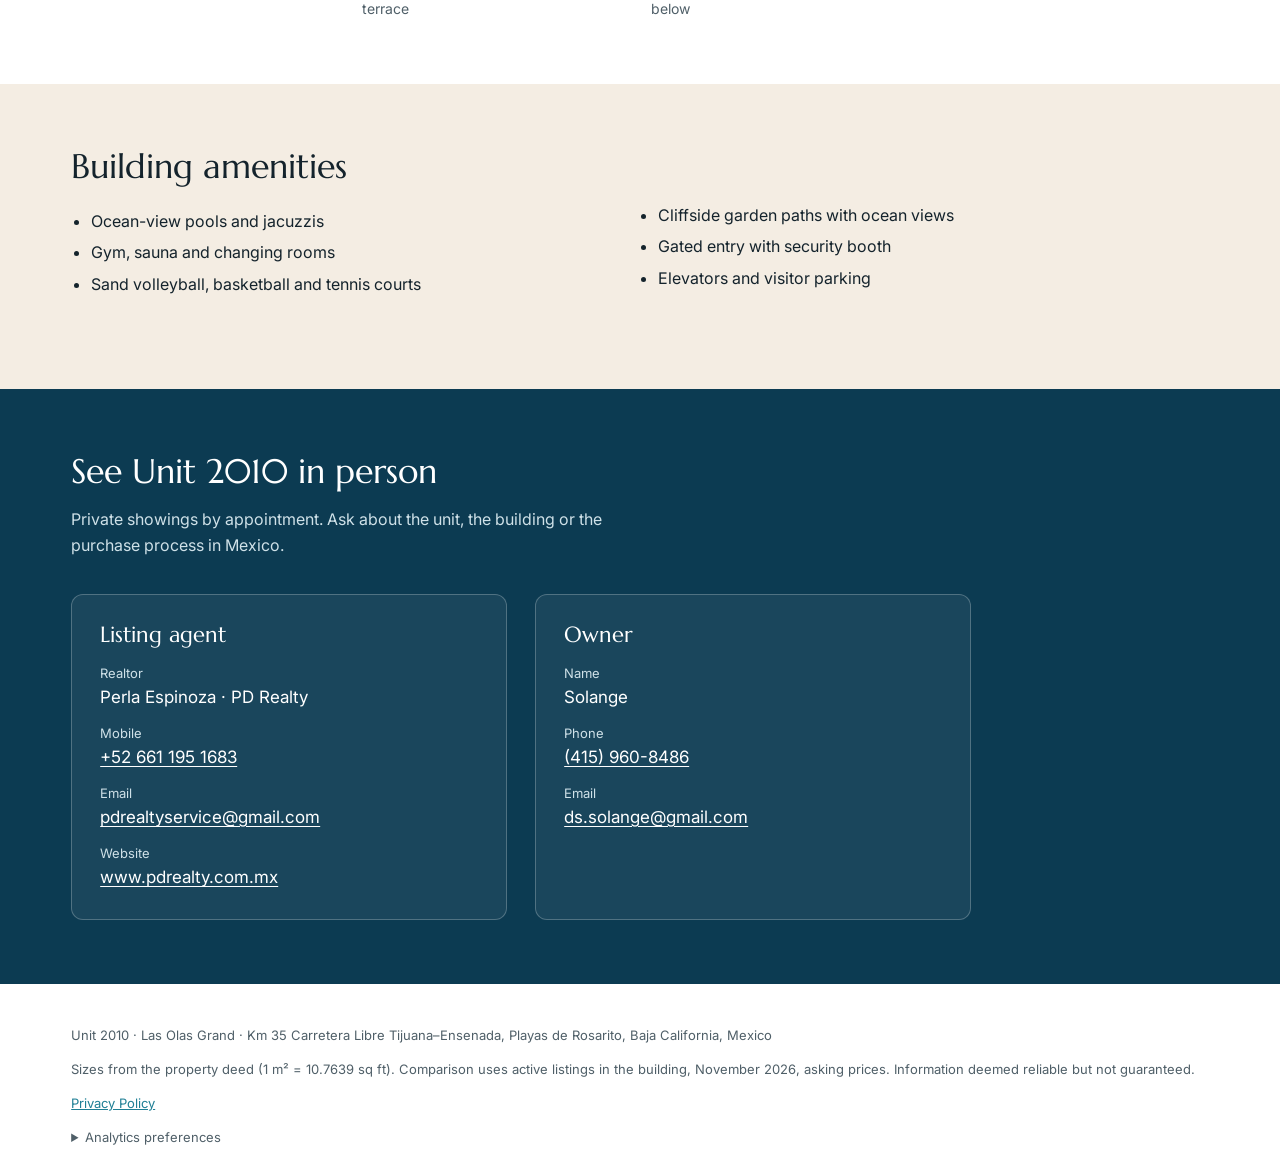
<file: resort.html>
<!DOCTYPE html>
<html lang="en"><head><meta charset="utf-8"><meta name="viewport" content="width=device-width,initial-scale=1">
<title>Pools &amp; Amenities | Las Olas Grand Unit 2010, Rosarito</title>
<meta name="description" content="Explore the amenities available to owners at Las Olas Grand in Rosarito, including pools, jacuzzis, sports courts, and cliffside paths.">
<link rel="canonical" href="https://lasolasgrand2010.com/resort.html">
<link rel="alternate" hreflang="en" href="https://lasolasgrand2010.com/resort.html">
<link rel="alternate" hreflang="es" href="https://lasolasgrand2010.com/resort-es.html">
<link rel="alternate" hreflang="x-default" href="https://lasolasgrand2010.com/resort.html">
<meta property="og:type" content="website">
<meta property="og:title" content="Pools &amp; Amenities | Las Olas Grand Unit 2010, Rosarito">
<meta property="og:description" content="Explore the amenities available to owners at Las Olas Grand in Rosarito, including pools, jacuzzis, sports courts, and cliffside paths.">
<meta property="og:url" content="https://lasolasgrand2010.com/resort.html">
<meta property="og:image" content="https://lasolasgrand2010.com/images/img_4748.jpg">
<meta property="og:image:width" content="1600">
<meta property="og:image:height" content="1200">
<meta property="og:image:alt" content="Living room with floor-to-ceiling sliding doors opening to the ocean terrace">
<meta property="og:locale" content="en_US">
<meta property="og:locale:alternate" content="es_MX">
<meta name="twitter:card" content="summary_large_image">
<meta name="twitter:title" content="Pools &amp; Amenities | Las Olas Grand Unit 2010, Rosarito">
<meta name="twitter:description" content="Explore the amenities available to owners at Las Olas Grand in Rosarito, including pools, jacuzzis, sports courts, and cliffside paths.">
<meta name="twitter:image" content="https://lasolasgrand2010.com/images/img_4748.jpg">
<meta name="twitter:image:alt" content="Living room with floor-to-ceiling sliding doors opening to the ocean terrace">
<link rel="preconnect" href="https://fonts.googleapis.com"><link rel="preconnect" href="https://fonts.gstatic.com" crossorigin>
<link href="https://fonts.googleapis.com/css2?family=Marcellus&family=Inter:wght@400;500;600&display=swap" rel="stylesheet">
<link rel="stylesheet" href="style.css?v=20261124"></head><body>
<header class="top"><div class="wrap bar"><a class="brand" href="index.html">Las Olas Grand <b>· Unit 2010</b></a>
<nav class="scroll"><a href="index.html">Home</a><a href="residence.html">The residence</a><a href="terrace.html">Terrace & views</a><a href="resort.html" aria-current=page>Resort amenities</a><a href="value.html">Value</a><a href="details.html" data-showing-cta="details_contact">Details & contact</a></nav><div class="lang"><span aria-current="true">EN</span><a href="resort-es.html" lang="es" hreflang="es">ES</a></div></div></header>
<main><section class="band intro"><div class="wrap"><h1>Resort amenities</h1><p class="lede">Oceanfront pool deck, a sand court for volleyball, sports courts, jacuzzis and cliffside walking paths, with views straight down the coast.</p></div></section><section class="band" id="grounds"><div class="wrap"><h2>Las Olas Grand grounds</h2><p class="lede">Owners have full use of the building's resort amenities, behind a gated entry with a security booth.</p><figure class="ph wide"><a href="images/airbnb-pool-deck.jpg" class="zoom" data-cap="Oceanfront pool deck with umbrellas and lounge seating"><picture><source type="image/webp" srcset="images/responsive/airbnb-pool-deck-400.webp 400w, images/responsive/airbnb-pool-deck-768.webp 768w, images/responsive/airbnb-pool-deck-1040.webp 1040w" sizes="auto, (max-width: 400px) calc(100vw - 32px), min(92vw, calc(1240px - 8vw))"><img src="images/airbnb-pool-deck.jpg" alt="Oceanfront pool deck with umbrellas and lounge seating" loading="lazy"></picture></a><figcaption>Oceanfront pool deck with umbrellas and lounge seating</figcaption></figure><div class="grid"><figure class="ph "><a href="images/airbnb-pools-from-above.jpg" class="zoom" data-cap="Pools and waves seen from above"><picture><source type="image/webp" srcset="images/responsive/airbnb-pools-from-above-400.webp 400w, images/responsive/airbnb-pools-from-above-768.webp 768w" sizes="auto, (min-width: 1205px) calc((min(92vw, calc(1240px - 8vw)) - 54px) / 4), (min-width: 903px) calc((92vw - 36px) / 3), (min-width: 600px) calc((92vw - 18px) / 2), (max-width: 400px) calc(100vw - 32px), 92vw"><img src="images/airbnb-pools-from-above.jpg" alt="Pools and waves seen from above" loading="lazy"></picture></a><figcaption>Pools and waves seen from above</figcaption></figure><figure class="ph "><a href="images/airbnb-garden-jacuzzi.jpg" class="zoom" data-cap="Garden jacuzzi overlooking the ocean"><picture><source type="image/webp" srcset="images/responsive/airbnb-garden-jacuzzi-400.webp 400w, images/responsive/airbnb-garden-jacuzzi-768.webp 768w" sizes="auto, (min-width: 1205px) calc((min(92vw, calc(1240px - 8vw)) - 54px) / 4), (min-width: 903px) calc((92vw - 36px) / 3), (min-width: 600px) calc((92vw - 18px) / 2), (max-width: 400px) calc(100vw - 32px), 92vw"><img src="images/airbnb-garden-jacuzzi.jpg" alt="Garden jacuzzi overlooking the ocean" loading="lazy"></picture></a><figcaption>Garden jacuzzi overlooking the ocean</figcaption></figure><figure class="ph "><a href="images/airbnb-cliff-path.jpg" class="zoom" data-cap="Stone walking path along the cliff gardens"><picture><source type="image/webp" srcset="images/responsive/airbnb-cliff-path-400.webp 400w, images/responsive/airbnb-cliff-path-768.webp 768w" sizes="auto, (min-width: 1205px) calc((min(92vw, calc(1240px - 8vw)) - 54px) / 4), (min-width: 903px) calc((92vw - 36px) / 3), (min-width: 600px) calc((92vw - 18px) / 2), (max-width: 400px) calc(100vw - 32px), 92vw"><img src="images/airbnb-cliff-path.jpg" alt="Stone walking path along the cliff gardens" loading="lazy"></picture></a><figcaption>Stone walking path along the cliff gardens</figcaption></figure><figure class="ph "><a href="images/airbnb-volleyball-court.jpg" class="zoom" data-cap="Sand volleyball court beside the tower"><picture><source type="image/webp" srcset="images/responsive/airbnb-volleyball-court-400.webp 400w, images/responsive/airbnb-volleyball-court-768.webp 768w, images/responsive/airbnb-volleyball-court-1040.webp 1040w" sizes="auto, (min-width: 1205px) calc((min(92vw, calc(1240px - 8vw)) - 54px) / 4), (min-width: 903px) calc((92vw - 36px) / 3), (min-width: 600px) calc((92vw - 18px) / 2), (max-width: 400px) calc(100vw - 32px), 92vw"><img src="images/airbnb-volleyball-court.jpg" alt="Sand volleyball court beside the tower" loading="lazy"></picture></a><figcaption>Sand volleyball court beside the tower</figcaption></figure><figure class="ph "><a href="images/airbnb-basketball-court.jpg" class="zoom" data-cap="Basketball court with ocean view"><picture><source type="image/webp" srcset="images/responsive/airbnb-basketball-court-400.webp 400w, images/responsive/airbnb-basketball-court-768.webp 768w, images/responsive/airbnb-basketball-court-1040.webp 1040w" sizes="auto, (min-width: 1205px) calc((min(92vw, calc(1240px - 8vw)) - 54px) / 4), (min-width: 903px) calc((92vw - 36px) / 3), (min-width: 600px) calc((92vw - 18px) / 2), (max-width: 400px) calc(100vw - 32px), 92vw"><img src="images/airbnb-basketball-court.jpg" alt="Basketball court with ocean view" loading="lazy"></picture></a><figcaption>Basketball court with ocean view</figcaption></figure><figure class="ph "><a href="images/airbnb-sports-court-palapa.jpg" class="zoom" data-cap="Sports court and palapa on the ocean terrace"><picture><source type="image/webp" srcset="images/responsive/airbnb-sports-court-palapa-400.webp 400w, images/responsive/airbnb-sports-court-palapa-768.webp 768w, images/responsive/airbnb-sports-court-palapa-1040.webp 1040w" sizes="auto, (min-width: 1205px) calc((min(92vw, calc(1240px - 8vw)) - 54px) / 4), (min-width: 903px) calc((92vw - 36px) / 3), (min-width: 600px) calc((92vw - 18px) / 2), (max-width: 400px) calc(100vw - 32px), 92vw"><img src="images/airbnb-sports-court-palapa.jpg" alt="Sports court and palapa on the ocean terrace" loading="lazy"></picture></a><figcaption>Sports court and palapa on the ocean terrace</figcaption></figure><figure class="ph "><a href="images/airbnb-tennis-and-pools.jpg" class="zoom" data-cap="Tennis court and pools on the point below"><picture><source type="image/webp" srcset="images/responsive/airbnb-tennis-and-pools-400.webp 400w, images/responsive/airbnb-tennis-and-pools-768.webp 768w" sizes="auto, (min-width: 1205px) calc((min(92vw, calc(1240px - 8vw)) - 54px) / 4), (min-width: 903px) calc((92vw - 36px) / 3), (min-width: 600px) calc((92vw - 18px) / 2), (max-width: 400px) calc(100vw - 32px), 92vw"><img src="images/airbnb-tennis-and-pools.jpg" alt="Tennis court and pools on the point below" loading="lazy"></picture></a><figcaption>Tennis court and pools on the point below</figcaption></figure></div></div></section>
<section class="band alt"><div class="wrap"><h2>Building amenities</h2><ul class="list cols">
<li>Ocean-view pools and jacuzzis</li><li>Gym, sauna and changing rooms</li><li>Sand volleyball, basketball and tennis courts</li>
<li>Cliffside garden paths with ocean views</li><li>Gated entry with security booth</li><li>Elevators and visitor parking</li></ul></div></section></main>
<section class="band contact" id="contact" aria-labelledby="contact-title"><div class="wrap cbox">
<div><h2 id="contact-title">See Unit 2010 in person</h2><p>Private showings by appointment. Ask about the unit, the building or the purchase process in Mexico.</p></div>
<div class="who"><div class="cards"><h3 class="role">Listing agent</h3><p><span>Realtor</span>Perla Espinoza · PD Realty</p><p><span>Mobile</span><a href="tel:+526611951683" data-contact-role="agent" data-contact-method="phone">+52 661 195 1683</a></p>
<p><span>Email</span><a href="mailto:pdrealtyservice@gmail.com?subject=Las%20Olas%20Grand%20Unit%202010" data-contact-role="agent" data-contact-method="email">pdrealtyservice@gmail.com</a></p><p><span>Website</span><a href="https://www.pdrealty.com.mx" data-contact-role="agent" data-contact-method="website">www.pdrealty.com.mx</a></p></div>
<div class="cards"><h3 class="role">Owner</h3><p><span>Name</span>Solange</p><p><span>Phone</span><a href="tel:+14159608486" data-contact-role="owner" data-contact-method="phone">(415) 960-8486</a></p>
<p><span>Email</span><a href="mailto:ds.solange@gmail.com?subject=Las%20Olas%20Grand%20Unit%202010" data-contact-role="owner" data-contact-method="email">ds.solange@gmail.com</a></p></div></div></div></section>
<footer class="foot"><div class="wrap"><p>Unit 2010 · Las Olas Grand · Km 35 Carretera Libre Tijuana–Ensenada, Playas de Rosarito, Baja California, Mexico</p>
<p>Sizes from the property deed (1 m² = 10.7639 sq ft). Comparison uses active listings in the building, November 2026, asking prices. Information deemed reliable but not guaranteed.</p>
<p><a href="privacy.html">Privacy Policy</a></p></div></footer>
<dialog class="lb" id="lb" aria-label="Photo gallery"><button class="x" autofocus aria-label="Close">×</button><button class="prev" aria-label="Previous photo">‹</button>
<figure><img alt=""><figcaption aria-live="polite" aria-atomic="true"></figcaption></figure><button class="next" aria-label="Next photo">›</button></dialog>
<script src="site.js"></script><script src="analytics.js" defer></script></body></html>
</file>
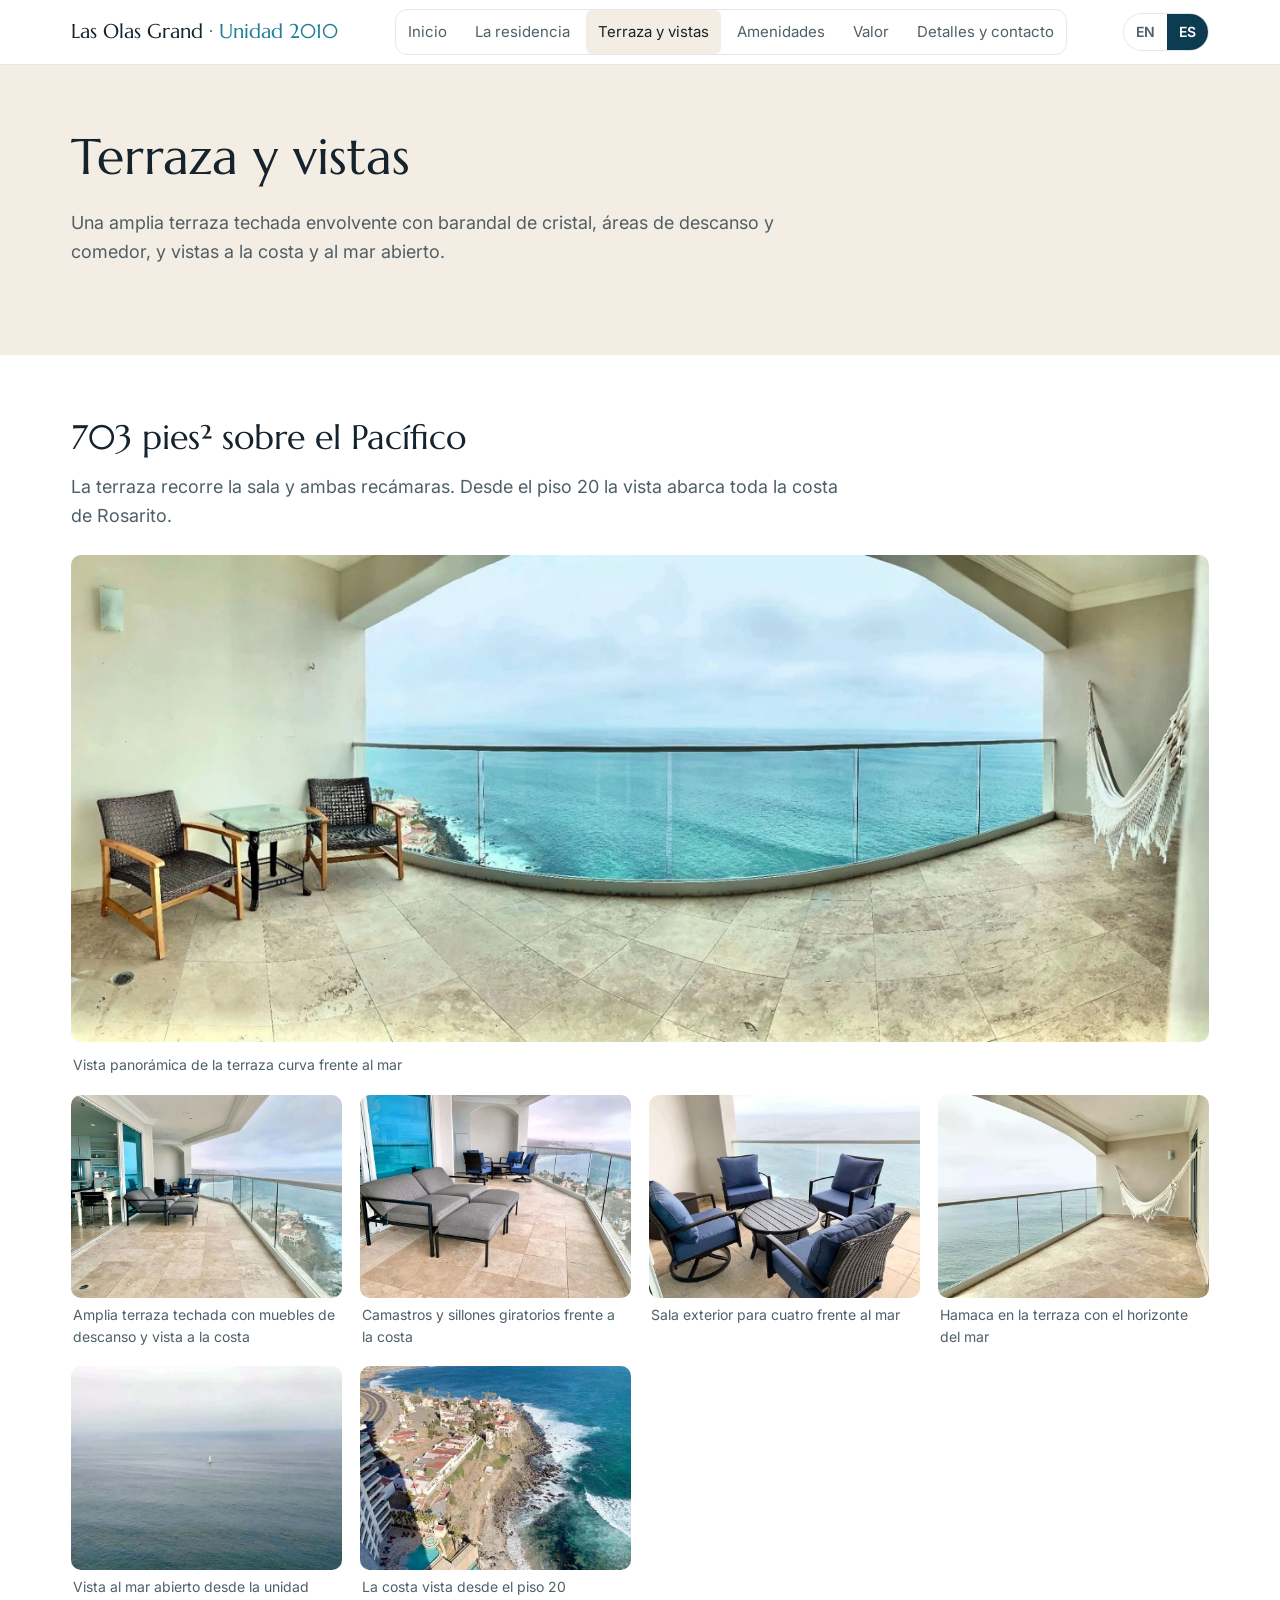
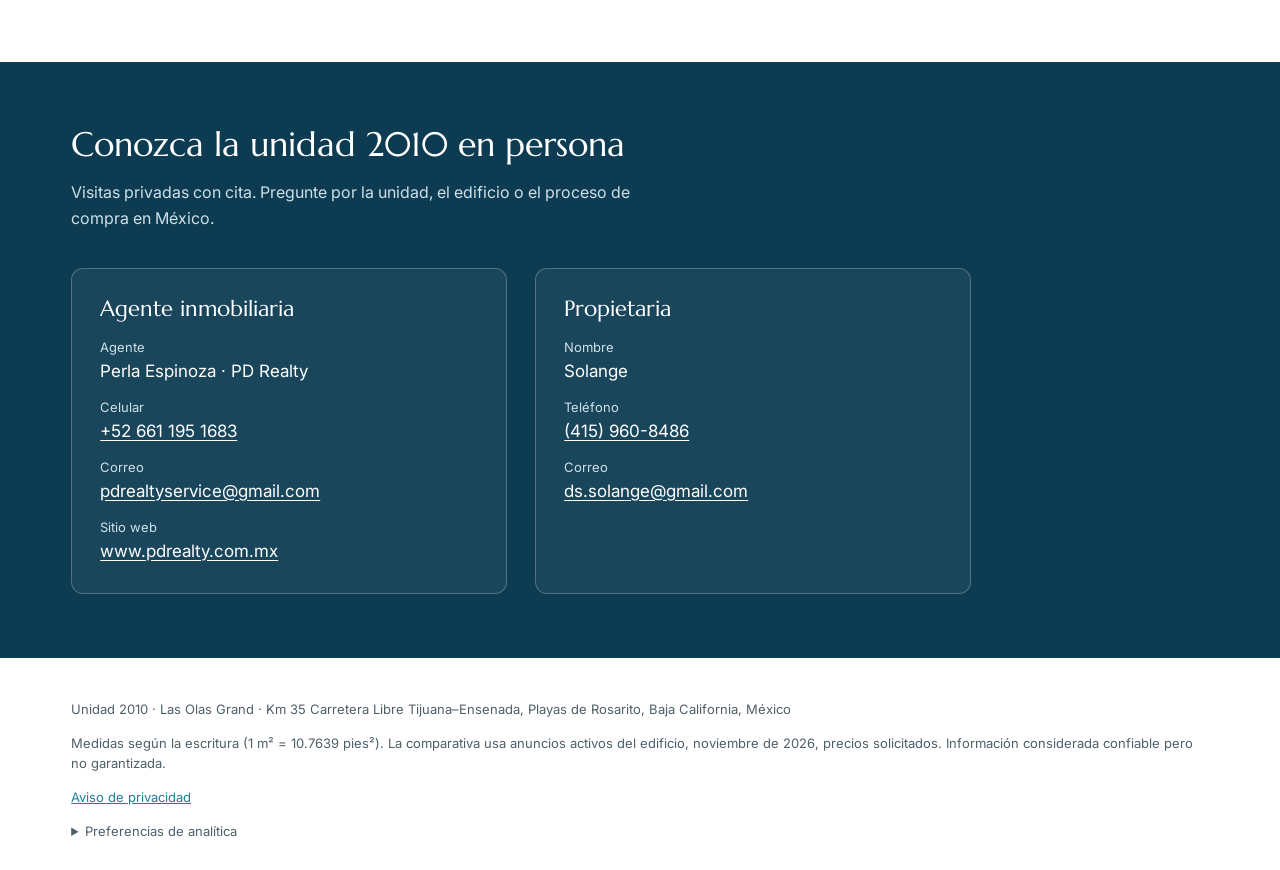
<file: terrace-es.html>
<!DOCTYPE html>
<html lang="es"><head><meta charset="utf-8"><meta name="viewport" content="width=device-width,initial-scale=1">
<title>Terraza frente al mar | Las Olas Grand Unidad 2010</title>
<meta name="description" content="Conozca la terraza envolvente de 65 m² de la unidad 2010 en Las Olas Grand, con vistas al Pacífico y a la costa de Rosarito desde el piso 20.">
<link rel="canonical" href="https://lasolasgrand2010.com/terrace-es.html">
<link rel="alternate" hreflang="en" href="https://lasolasgrand2010.com/terrace.html">
<link rel="alternate" hreflang="es" href="https://lasolasgrand2010.com/terrace-es.html">
<link rel="alternate" hreflang="x-default" href="https://lasolasgrand2010.com/terrace.html">
<meta property="og:type" content="website">
<meta property="og:title" content="Terraza frente al mar | Las Olas Grand Unidad 2010">
<meta property="og:description" content="Conozca la terraza envolvente de 65 m² de la unidad 2010 en Las Olas Grand, con vistas al Pacífico y a la costa de Rosarito desde el piso 20.">
<meta property="og:url" content="https://lasolasgrand2010.com/terrace-es.html">
<meta property="og:image" content="https://lasolasgrand2010.com/images/img_4748.jpg">
<meta property="og:image:width" content="1600">
<meta property="og:image:height" content="1200">
<meta property="og:image:alt" content="Sala con puertas corredizas de piso a techo hacia la terraza frente al mar">
<meta property="og:locale" content="es_MX">
<meta property="og:locale:alternate" content="en_US">
<meta name="twitter:card" content="summary_large_image">
<meta name="twitter:title" content="Terraza frente al mar | Las Olas Grand Unidad 2010">
<meta name="twitter:description" content="Conozca la terraza envolvente de 65 m² de la unidad 2010 en Las Olas Grand, con vistas al Pacífico y a la costa de Rosarito desde el piso 20.">
<meta name="twitter:image" content="https://lasolasgrand2010.com/images/img_4748.jpg">
<meta name="twitter:image:alt" content="Sala con puertas corredizas de piso a techo hacia la terraza frente al mar">
<link rel="preconnect" href="https://fonts.googleapis.com"><link rel="preconnect" href="https://fonts.gstatic.com" crossorigin>
<link href="https://fonts.googleapis.com/css2?family=Marcellus&family=Inter:wght@400;500;600&display=swap" rel="stylesheet">
<link rel="stylesheet" href="style.css?v=20261124"></head><body>
<header class="top"><div class="wrap bar"><a class="brand" href="index-es.html">Las Olas Grand <b>· Unidad 2010</b></a>
<nav class="scroll"><a href="index-es.html">Inicio</a><a href="residence-es.html">La residencia</a><a href="terrace-es.html" aria-current=page>Terraza y vistas</a><a href="resort-es.html">Amenidades</a><a href="value-es.html">Valor</a><a href="details-es.html" data-showing-cta="details_contact">Detalles y contacto</a></nav><div class="lang"><a href="terrace.html" lang="en" hreflang="en" title="English">EN</a><span aria-current="true">ES</span></div></div></header>
<main><section class="band intro"><div class="wrap"><h1>Terraza y vistas</h1><p class="lede">Una amplia terraza techada envolvente con barandal de cristal, áreas de descanso y comedor, y vistas a la costa y al mar abierto.</p></div></section><section class="band" id="terrace"><div class="wrap"><h2>703 pies² sobre el Pacífico</h2><p class="lede">La terraza recorre la sala y ambas recámaras. Desde el piso 20 la vista abarca toda la costa de Rosarito.</p><figure class="ph wide"><a href="images/img_4654.jpg" class="zoom" data-cap="Vista panorámica de la terraza curva frente al mar"><picture><source type="image/webp" srcset="images/responsive/img_4654-400.webp 400w, images/responsive/img_4654-768.webp 768w, images/responsive/img_4654-1040.webp 1040w, images/responsive/img_4654-1440.webp 1440w" sizes="(max-width: 400px) calc((100vw - 32px) * 1.85), (max-width: 800px) calc(92vw * 1.85), calc(min(92vw, calc(1240px - 8vw)) * 1.06)"><img src="images/img_4654.jpg" alt="Vista panorámica de la terraza curva frente al mar" loading="lazy"></picture></a><figcaption>Vista panorámica de la terraza curva frente al mar</figcaption></figure><div class="grid"><figure class="ph "><a href="images/img_4767.jpg" class="zoom" data-cap="Amplia terraza techada con muebles de descanso y vista a la costa"><picture><source type="image/webp" srcset="images/responsive/img_4767-400.webp 400w, images/responsive/img_4767-768.webp 768w, images/responsive/img_4767-1040.webp 1040w" sizes="auto, (min-width: 1205px) calc((min(92vw, calc(1240px - 8vw)) - 54px) / 4), (min-width: 903px) calc((92vw - 36px) / 3), (min-width: 600px) calc((92vw - 18px) / 2), (max-width: 400px) calc(100vw - 32px), 92vw"><img src="images/img_4767.jpg" alt="Amplia terraza techada con muebles de descanso y vista a la costa" loading="lazy"></picture></a><figcaption>Amplia terraza techada con muebles de descanso y vista a la costa</figcaption></figure><figure class="ph "><a href="images/img_4769.jpg" class="zoom" data-cap="Camastros y sillones giratorios frente a la costa"><picture><source type="image/webp" srcset="images/responsive/img_4769-400.webp 400w, images/responsive/img_4769-768.webp 768w, images/responsive/img_4769-1040.webp 1040w" sizes="auto, (min-width: 1205px) calc((min(92vw, calc(1240px - 8vw)) - 54px) / 4), (min-width: 903px) calc((92vw - 36px) / 3), (min-width: 600px) calc((92vw - 18px) / 2), (max-width: 400px) calc(100vw - 32px), 92vw"><img src="images/img_4769.jpg" alt="Camastros y sillones giratorios frente a la costa" loading="lazy"></picture></a><figcaption>Camastros y sillones giratorios frente a la costa</figcaption></figure><figure class="ph "><a href="images/img_4776.jpg" class="zoom" data-cap="Sala exterior para cuatro frente al mar"><picture><source type="image/webp" srcset="images/responsive/img_4776-400.webp 400w, images/responsive/img_4776-768.webp 768w, images/responsive/img_4776-1040.webp 1040w" sizes="auto, (min-width: 1205px) calc((min(92vw, calc(1240px - 8vw)) - 54px) / 4), (min-width: 903px) calc((92vw - 36px) / 3), (min-width: 600px) calc((92vw - 18px) / 2), (max-width: 400px) calc(100vw - 32px), 92vw"><img src="images/img_4776.jpg" alt="Sala exterior para cuatro frente al mar" loading="lazy"></picture></a><figcaption>Sala exterior para cuatro frente al mar</figcaption></figure><figure class="ph "><a href="images/img_4646.jpg" class="zoom" data-cap="Hamaca en la terraza con el horizonte del mar"><picture><source type="image/webp" srcset="images/responsive/img_4646-400.webp 400w, images/responsive/img_4646-768.webp 768w, images/responsive/img_4646-1040.webp 1040w" sizes="auto, (min-width: 1205px) calc((min(92vw, calc(1240px - 8vw)) - 54px) / 4), (min-width: 903px) calc((92vw - 36px) / 3), (min-width: 600px) calc((92vw - 18px) / 2), (max-width: 400px) calc(100vw - 32px), 92vw"><img src="images/img_4646.jpg" alt="Hamaca en la terraza con el horizonte del mar" loading="lazy"></picture></a><figcaption>Hamaca en la terraza con el horizonte del mar</figcaption></figure><figure class="ph "><a href="images/airbnb-ocean-view.jpg" class="zoom" data-cap="Vista al mar abierto desde la unidad"><picture><source type="image/webp" srcset="images/responsive/airbnb-ocean-view-400.webp 400w, images/responsive/airbnb-ocean-view-768.webp 768w, images/responsive/airbnb-ocean-view-1040.webp 1040w" sizes="auto, (min-width: 1205px) calc((min(92vw, calc(1240px - 8vw)) - 54px) / 4), (min-width: 903px) calc((92vw - 36px) / 3), (min-width: 600px) calc((92vw - 18px) / 2), (max-width: 400px) calc(100vw - 32px), 92vw"><img src="images/airbnb-ocean-view.jpg" alt="Vista al mar abierto desde la unidad" loading="lazy"></picture></a><figcaption>Vista al mar abierto desde la unidad</figcaption></figure><figure class="ph "><a href="images/airbnb-coastline-view.jpg" class="zoom" data-cap="La costa vista desde el piso 20"><picture><source type="image/webp" srcset="images/responsive/airbnb-coastline-view-400.webp 400w, images/responsive/airbnb-coastline-view-768.webp 768w, images/responsive/airbnb-coastline-view-1040.webp 1040w" sizes="auto, (min-width: 1205px) calc((min(92vw, calc(1240px - 8vw)) - 54px) / 4), (min-width: 903px) calc((92vw - 36px) / 3), (min-width: 600px) calc((92vw - 18px) / 2), (max-width: 400px) calc(100vw - 32px), 92vw"><img src="images/airbnb-coastline-view.jpg" alt="La costa vista desde el piso 20" loading="lazy"></picture></a><figcaption>La costa vista desde el piso 20</figcaption></figure></div></div></section></main>
<section class="band contact" id="contact" aria-labelledby="contact-title"><div class="wrap cbox">
<div><h2 id="contact-title">Conozca la unidad 2010 en persona</h2><p>Visitas privadas con cita. Pregunte por la unidad, el edificio o el proceso de compra en México.</p></div>
<div class="who"><div class="cards"><h3 class="role">Agente inmobiliaria</h3><p><span>Agente</span>Perla Espinoza · PD Realty</p><p><span>Celular</span><a href="tel:+526611951683" data-contact-role="agent" data-contact-method="phone">+52 661 195 1683</a></p>
<p><span>Correo</span><a href="mailto:pdrealtyservice@gmail.com?subject=Las%20Olas%20Grand%20Unit%202010" data-contact-role="agent" data-contact-method="email">pdrealtyservice@gmail.com</a></p><p><span>Sitio web</span><a href="https://www.pdrealty.com.mx" data-contact-role="agent" data-contact-method="website">www.pdrealty.com.mx</a></p></div>
<div class="cards"><h3 class="role">Propietaria</h3><p><span>Nombre</span>Solange</p><p><span>Teléfono</span><a href="tel:+14159608486" data-contact-role="owner" data-contact-method="phone">(415) 960-8486</a></p>
<p><span>Correo</span><a href="mailto:ds.solange@gmail.com?subject=Las%20Olas%20Grand%20Unit%202010" data-contact-role="owner" data-contact-method="email">ds.solange@gmail.com</a></p></div></div></div></section>
<footer class="foot"><div class="wrap"><p>Unidad 2010 · Las Olas Grand · Km 35 Carretera Libre Tijuana–Ensenada, Playas de Rosarito, Baja California, México</p>
<p>Medidas según la escritura (1 m² = 10.7639 pies²). La comparativa usa anuncios activos del edificio, noviembre de 2026, precios solicitados. Información considerada confiable pero no garantizada.</p>
<p><a href="privacy-es.html">Aviso de privacidad</a></p></div></footer>
<dialog class="lb" id="lb" aria-label="Galería de fotos"><button class="x" autofocus aria-label="Cerrar">×</button><button class="prev" aria-label="Foto anterior">‹</button>
<figure><img alt=""><figcaption aria-live="polite" aria-atomic="true"></figcaption></figure><button class="next" aria-label="Foto siguiente">›</button></dialog>
<script src="site.js"></script><script src="analytics.js" defer></script></body></html>
</file>
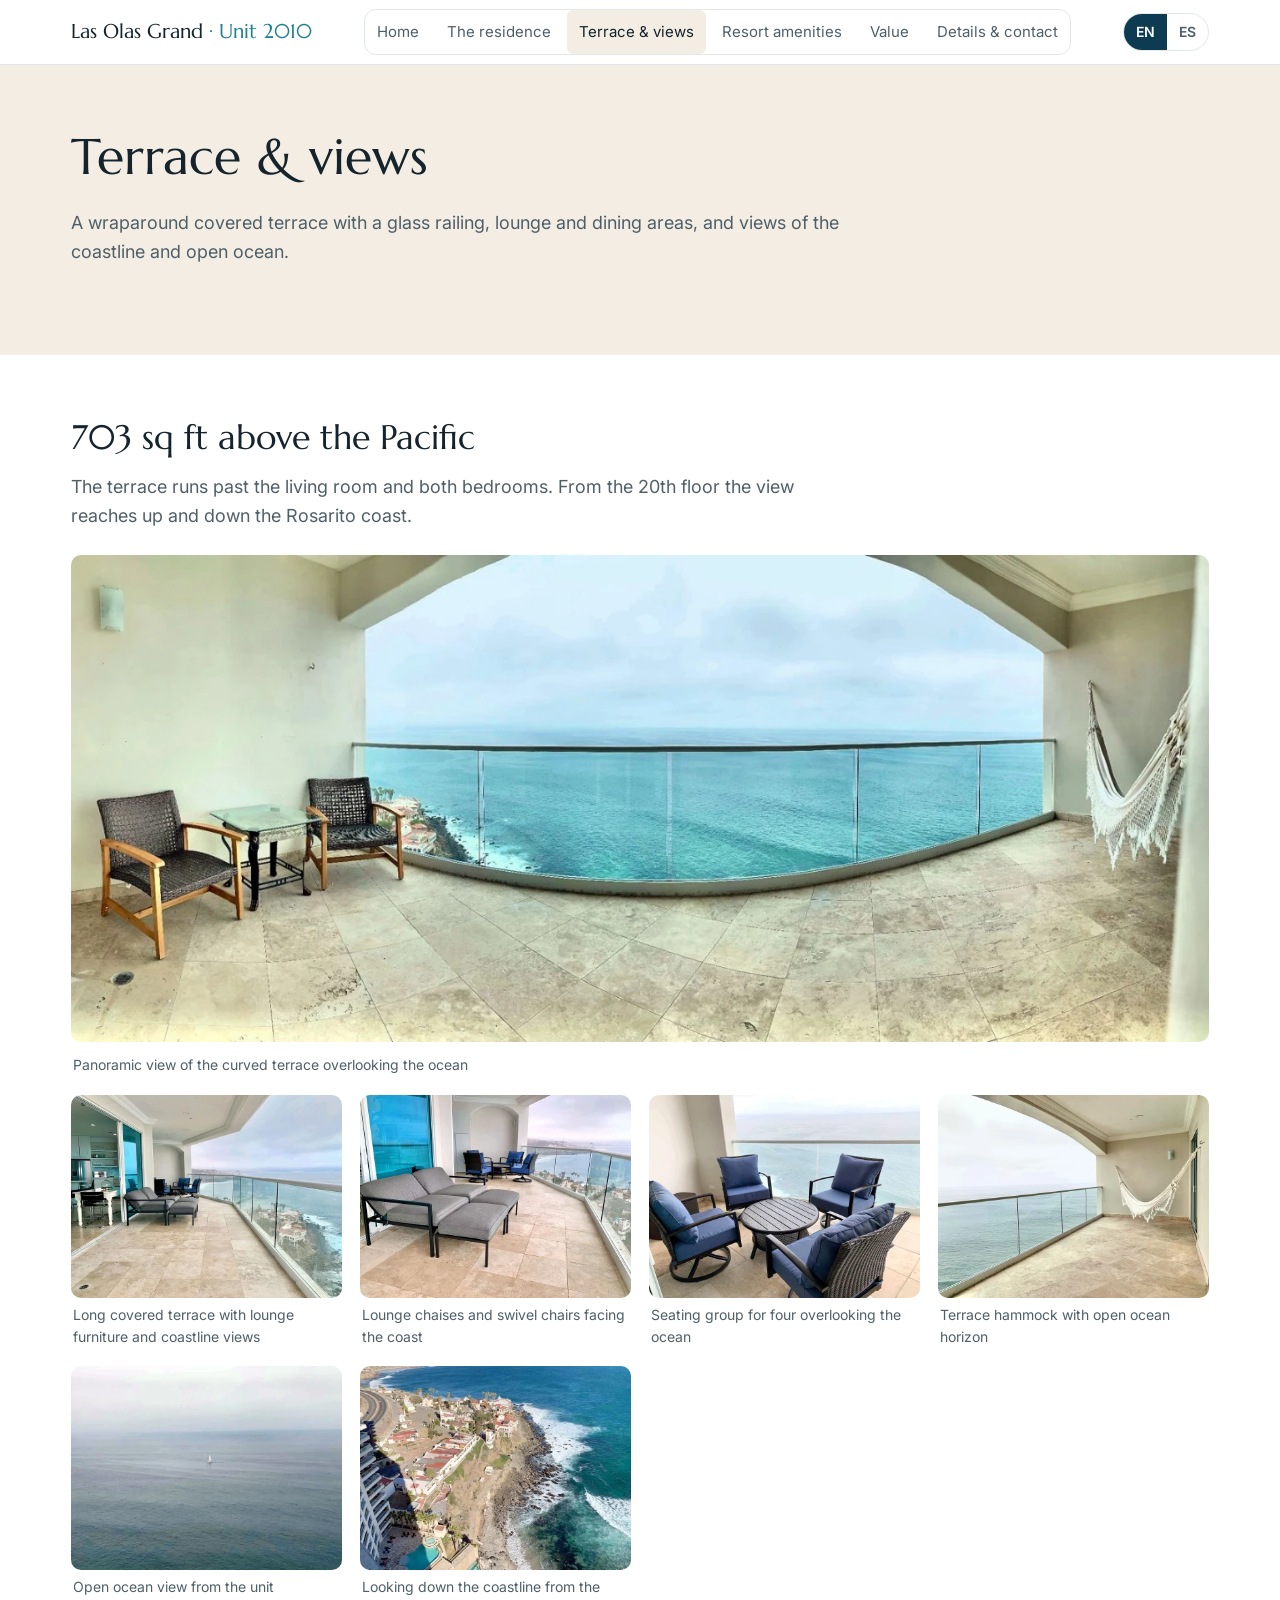
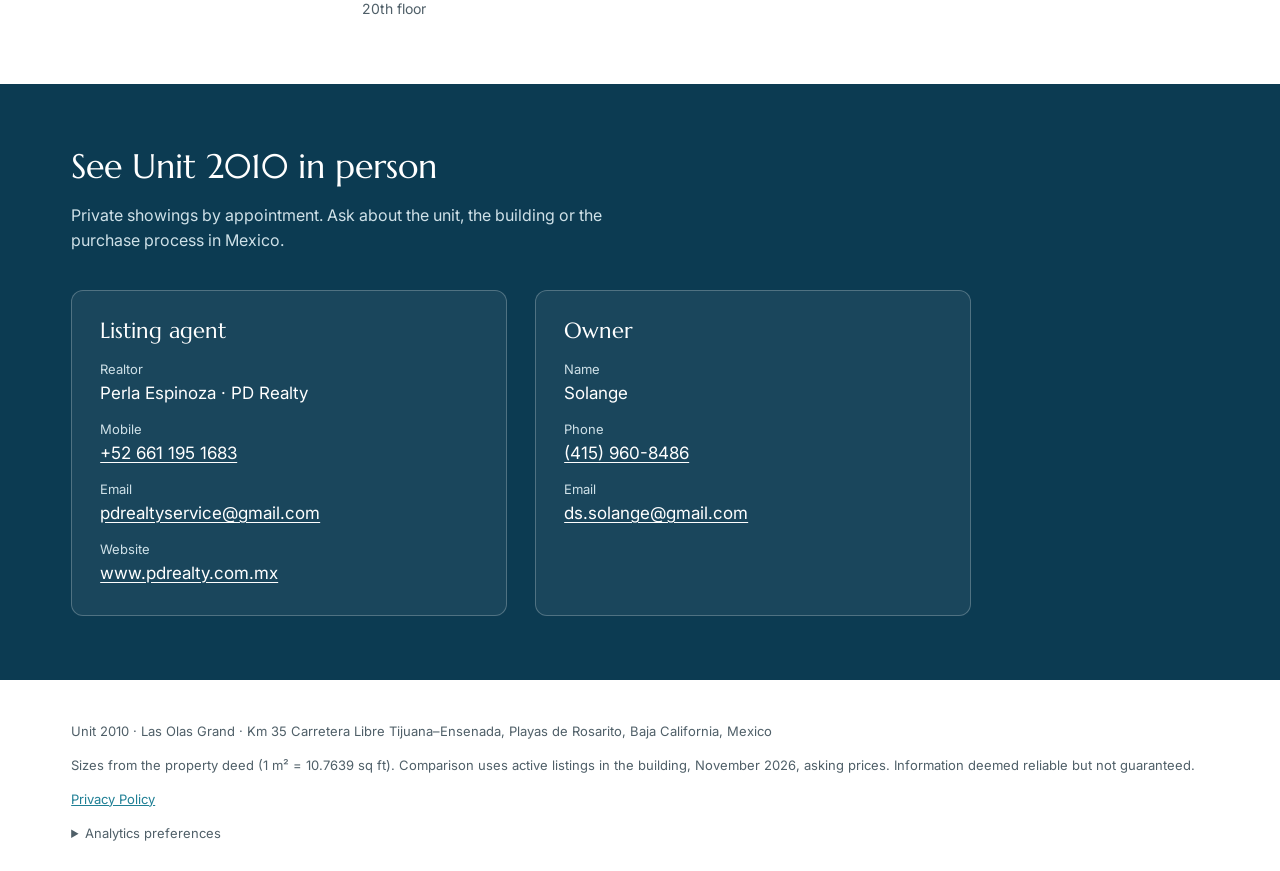
<file: terrace.html>
<!DOCTYPE html>
<html lang="en"><head><meta charset="utf-8"><meta name="viewport" content="width=device-width,initial-scale=1">
<title>Oceanfront Terrace | Las Olas Grand Unit 2010, Rosarito</title>
<meta name="description" content="See the 703 sq ft wraparound terrace at Las Olas Grand Unit 2010, with Pacific and Rosarito coastline views from the 20th floor.">
<link rel="canonical" href="https://lasolasgrand2010.com/terrace.html">
<link rel="alternate" hreflang="en" href="https://lasolasgrand2010.com/terrace.html">
<link rel="alternate" hreflang="es" href="https://lasolasgrand2010.com/terrace-es.html">
<link rel="alternate" hreflang="x-default" href="https://lasolasgrand2010.com/terrace.html">
<meta property="og:type" content="website">
<meta property="og:title" content="Oceanfront Terrace | Las Olas Grand Unit 2010, Rosarito">
<meta property="og:description" content="See the 703 sq ft wraparound terrace at Las Olas Grand Unit 2010, with Pacific and Rosarito coastline views from the 20th floor.">
<meta property="og:url" content="https://lasolasgrand2010.com/terrace.html">
<meta property="og:image" content="https://lasolasgrand2010.com/images/img_4748.jpg">
<meta property="og:image:width" content="1600">
<meta property="og:image:height" content="1200">
<meta property="og:image:alt" content="Living room with floor-to-ceiling sliding doors opening to the ocean terrace">
<meta property="og:locale" content="en_US">
<meta property="og:locale:alternate" content="es_MX">
<meta name="twitter:card" content="summary_large_image">
<meta name="twitter:title" content="Oceanfront Terrace | Las Olas Grand Unit 2010, Rosarito">
<meta name="twitter:description" content="See the 703 sq ft wraparound terrace at Las Olas Grand Unit 2010, with Pacific and Rosarito coastline views from the 20th floor.">
<meta name="twitter:image" content="https://lasolasgrand2010.com/images/img_4748.jpg">
<meta name="twitter:image:alt" content="Living room with floor-to-ceiling sliding doors opening to the ocean terrace">
<link rel="preconnect" href="https://fonts.googleapis.com"><link rel="preconnect" href="https://fonts.gstatic.com" crossorigin>
<link href="https://fonts.googleapis.com/css2?family=Marcellus&family=Inter:wght@400;500;600&display=swap" rel="stylesheet">
<link rel="stylesheet" href="style.css?v=20261124"></head><body>
<header class="top"><div class="wrap bar"><a class="brand" href="index.html">Las Olas Grand <b>· Unit 2010</b></a>
<nav class="scroll"><a href="index.html">Home</a><a href="residence.html">The residence</a><a href="terrace.html" aria-current=page>Terrace & views</a><a href="resort.html">Resort amenities</a><a href="value.html">Value</a><a href="details.html" data-showing-cta="details_contact">Details & contact</a></nav><div class="lang"><span aria-current="true">EN</span><a href="terrace-es.html" lang="es" hreflang="es">ES</a></div></div></header>
<main><section class="band intro"><div class="wrap"><h1>Terrace &amp; views</h1><p class="lede">A wraparound covered terrace with a glass railing, lounge and dining areas, and views of the coastline and open ocean.</p></div></section><section class="band" id="terrace"><div class="wrap"><h2>703 sq ft above the Pacific</h2><p class="lede">The terrace runs past the living room and both bedrooms. From the 20th floor the view reaches up and down the Rosarito coast.</p><figure class="ph wide"><a href="images/img_4654.jpg" class="zoom" data-cap="Panoramic view of the curved terrace overlooking the ocean"><picture><source type="image/webp" srcset="images/responsive/img_4654-400.webp 400w, images/responsive/img_4654-768.webp 768w, images/responsive/img_4654-1040.webp 1040w, images/responsive/img_4654-1440.webp 1440w" sizes="(max-width: 400px) calc((100vw - 32px) * 1.85), (max-width: 800px) calc(92vw * 1.85), calc(min(92vw, calc(1240px - 8vw)) * 1.06)"><img src="images/img_4654.jpg" alt="Panoramic view of the curved terrace overlooking the ocean" loading="lazy"></picture></a><figcaption>Panoramic view of the curved terrace overlooking the ocean</figcaption></figure><div class="grid"><figure class="ph "><a href="images/img_4767.jpg" class="zoom" data-cap="Long covered terrace with lounge furniture and coastline views"><picture><source type="image/webp" srcset="images/responsive/img_4767-400.webp 400w, images/responsive/img_4767-768.webp 768w, images/responsive/img_4767-1040.webp 1040w" sizes="auto, (min-width: 1205px) calc((min(92vw, calc(1240px - 8vw)) - 54px) / 4), (min-width: 903px) calc((92vw - 36px) / 3), (min-width: 600px) calc((92vw - 18px) / 2), (max-width: 400px) calc(100vw - 32px), 92vw"><img src="images/img_4767.jpg" alt="Long covered terrace with lounge furniture and coastline views" loading="lazy"></picture></a><figcaption>Long covered terrace with lounge furniture and coastline views</figcaption></figure><figure class="ph "><a href="images/img_4769.jpg" class="zoom" data-cap="Lounge chaises and swivel chairs facing the coast"><picture><source type="image/webp" srcset="images/responsive/img_4769-400.webp 400w, images/responsive/img_4769-768.webp 768w, images/responsive/img_4769-1040.webp 1040w" sizes="auto, (min-width: 1205px) calc((min(92vw, calc(1240px - 8vw)) - 54px) / 4), (min-width: 903px) calc((92vw - 36px) / 3), (min-width: 600px) calc((92vw - 18px) / 2), (max-width: 400px) calc(100vw - 32px), 92vw"><img src="images/img_4769.jpg" alt="Lounge chaises and swivel chairs facing the coast" loading="lazy"></picture></a><figcaption>Lounge chaises and swivel chairs facing the coast</figcaption></figure><figure class="ph "><a href="images/img_4776.jpg" class="zoom" data-cap="Seating group for four overlooking the ocean"><picture><source type="image/webp" srcset="images/responsive/img_4776-400.webp 400w, images/responsive/img_4776-768.webp 768w, images/responsive/img_4776-1040.webp 1040w" sizes="auto, (min-width: 1205px) calc((min(92vw, calc(1240px - 8vw)) - 54px) / 4), (min-width: 903px) calc((92vw - 36px) / 3), (min-width: 600px) calc((92vw - 18px) / 2), (max-width: 400px) calc(100vw - 32px), 92vw"><img src="images/img_4776.jpg" alt="Seating group for four overlooking the ocean" loading="lazy"></picture></a><figcaption>Seating group for four overlooking the ocean</figcaption></figure><figure class="ph "><a href="images/img_4646.jpg" class="zoom" data-cap="Terrace hammock with open ocean horizon"><picture><source type="image/webp" srcset="images/responsive/img_4646-400.webp 400w, images/responsive/img_4646-768.webp 768w, images/responsive/img_4646-1040.webp 1040w" sizes="auto, (min-width: 1205px) calc((min(92vw, calc(1240px - 8vw)) - 54px) / 4), (min-width: 903px) calc((92vw - 36px) / 3), (min-width: 600px) calc((92vw - 18px) / 2), (max-width: 400px) calc(100vw - 32px), 92vw"><img src="images/img_4646.jpg" alt="Terrace hammock with open ocean horizon" loading="lazy"></picture></a><figcaption>Terrace hammock with open ocean horizon</figcaption></figure><figure class="ph "><a href="images/airbnb-ocean-view.jpg" class="zoom" data-cap="Open ocean view from the unit"><picture><source type="image/webp" srcset="images/responsive/airbnb-ocean-view-400.webp 400w, images/responsive/airbnb-ocean-view-768.webp 768w, images/responsive/airbnb-ocean-view-1040.webp 1040w" sizes="auto, (min-width: 1205px) calc((min(92vw, calc(1240px - 8vw)) - 54px) / 4), (min-width: 903px) calc((92vw - 36px) / 3), (min-width: 600px) calc((92vw - 18px) / 2), (max-width: 400px) calc(100vw - 32px), 92vw"><img src="images/airbnb-ocean-view.jpg" alt="Open ocean view from the unit" loading="lazy"></picture></a><figcaption>Open ocean view from the unit</figcaption></figure><figure class="ph "><a href="images/airbnb-coastline-view.jpg" class="zoom" data-cap="Looking down the coastline from the 20th floor"><picture><source type="image/webp" srcset="images/responsive/airbnb-coastline-view-400.webp 400w, images/responsive/airbnb-coastline-view-768.webp 768w, images/responsive/airbnb-coastline-view-1040.webp 1040w" sizes="auto, (min-width: 1205px) calc((min(92vw, calc(1240px - 8vw)) - 54px) / 4), (min-width: 903px) calc((92vw - 36px) / 3), (min-width: 600px) calc((92vw - 18px) / 2), (max-width: 400px) calc(100vw - 32px), 92vw"><img src="images/airbnb-coastline-view.jpg" alt="Looking down the coastline from the 20th floor" loading="lazy"></picture></a><figcaption>Looking down the coastline from the 20th floor</figcaption></figure></div></div></section></main>
<section class="band contact" id="contact" aria-labelledby="contact-title"><div class="wrap cbox">
<div><h2 id="contact-title">See Unit 2010 in person</h2><p>Private showings by appointment. Ask about the unit, the building or the purchase process in Mexico.</p></div>
<div class="who"><div class="cards"><h3 class="role">Listing agent</h3><p><span>Realtor</span>Perla Espinoza · PD Realty</p><p><span>Mobile</span><a href="tel:+526611951683" data-contact-role="agent" data-contact-method="phone">+52 661 195 1683</a></p>
<p><span>Email</span><a href="mailto:pdrealtyservice@gmail.com?subject=Las%20Olas%20Grand%20Unit%202010" data-contact-role="agent" data-contact-method="email">pdrealtyservice@gmail.com</a></p><p><span>Website</span><a href="https://www.pdrealty.com.mx" data-contact-role="agent" data-contact-method="website">www.pdrealty.com.mx</a></p></div>
<div class="cards"><h3 class="role">Owner</h3><p><span>Name</span>Solange</p><p><span>Phone</span><a href="tel:+14159608486" data-contact-role="owner" data-contact-method="phone">(415) 960-8486</a></p>
<p><span>Email</span><a href="mailto:ds.solange@gmail.com?subject=Las%20Olas%20Grand%20Unit%202010" data-contact-role="owner" data-contact-method="email">ds.solange@gmail.com</a></p></div></div></div></section>
<footer class="foot"><div class="wrap"><p>Unit 2010 · Las Olas Grand · Km 35 Carretera Libre Tijuana–Ensenada, Playas de Rosarito, Baja California, Mexico</p>
<p>Sizes from the property deed (1 m² = 10.7639 sq ft). Comparison uses active listings in the building, November 2026, asking prices. Information deemed reliable but not guaranteed.</p>
<p><a href="privacy.html">Privacy Policy</a></p></div></footer>
<dialog class="lb" id="lb" aria-label="Photo gallery"><button class="x" autofocus aria-label="Close">×</button><button class="prev" aria-label="Previous photo">‹</button>
<figure><img alt=""><figcaption aria-live="polite" aria-atomic="true"></figcaption></figure><button class="next" aria-label="Next photo">›</button></dialog>
<script src="site.js"></script><script src="analytics.js" defer></script></body></html>
</file>
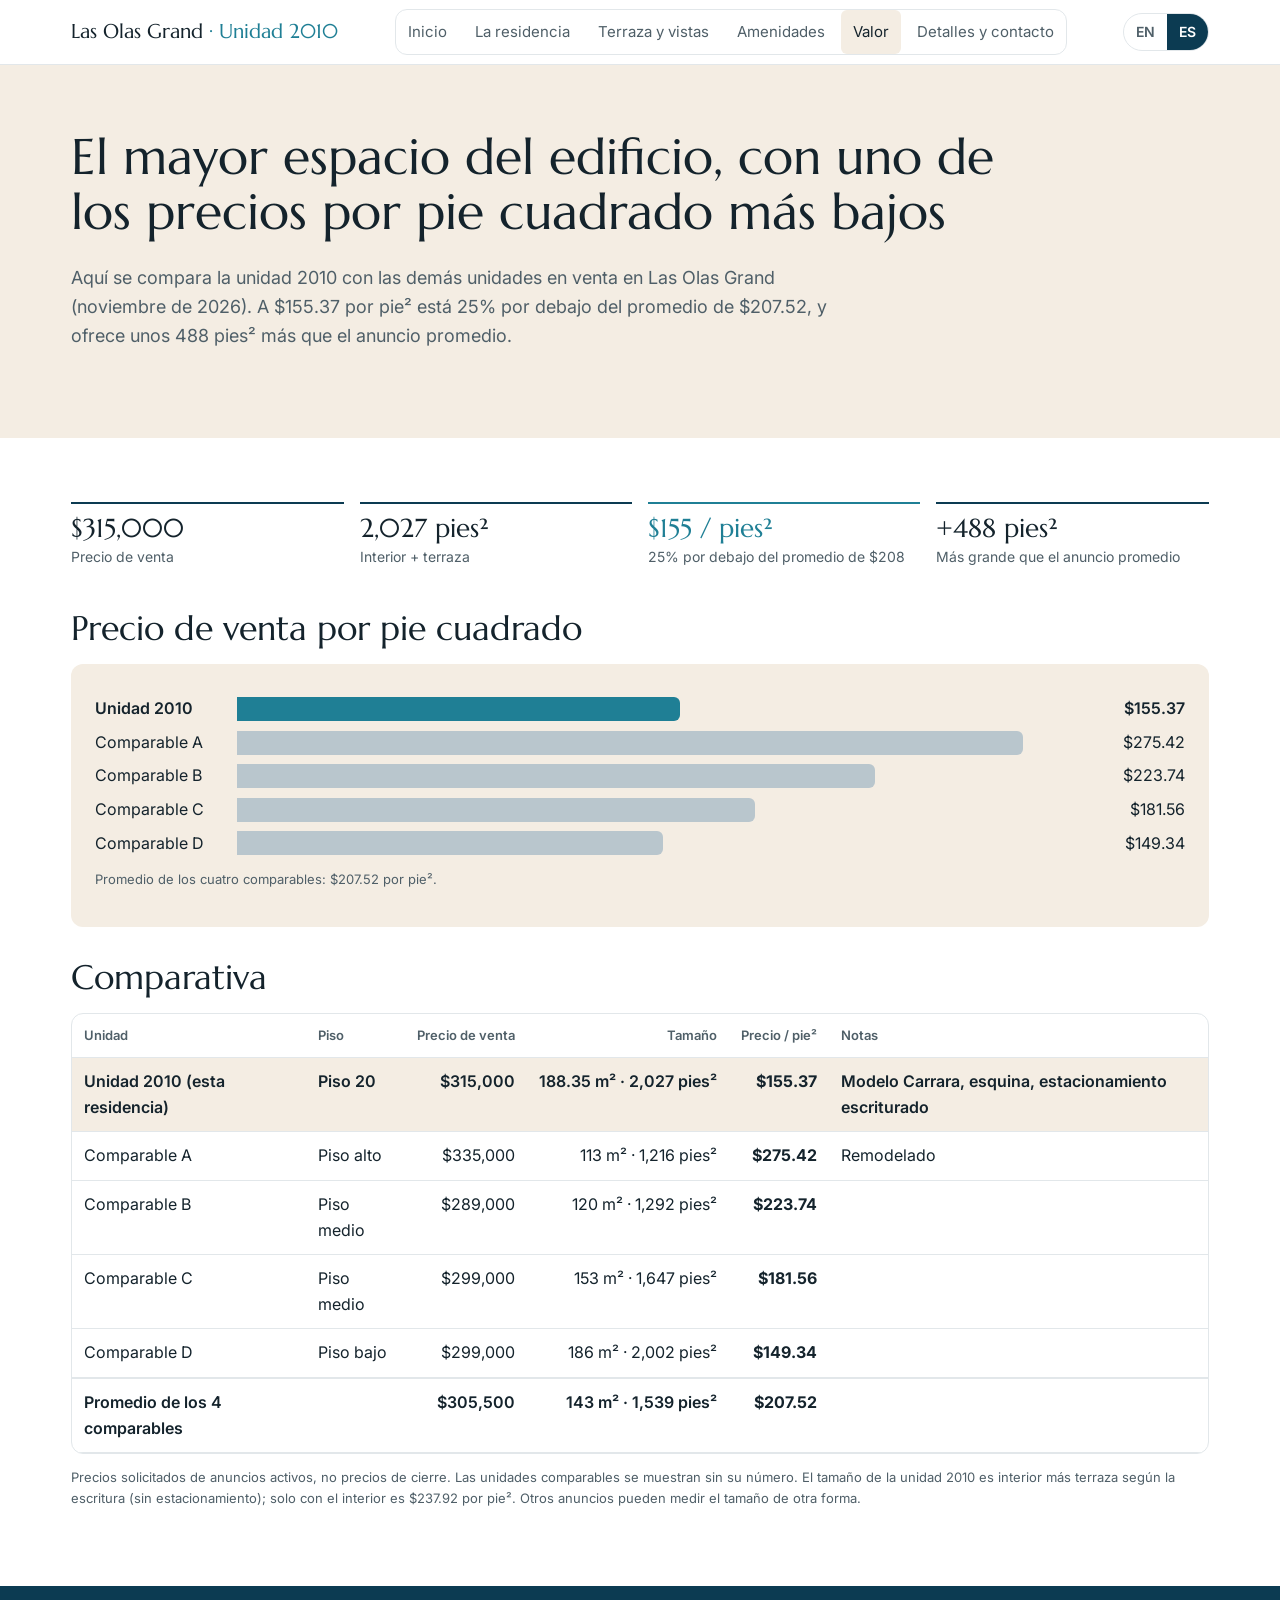
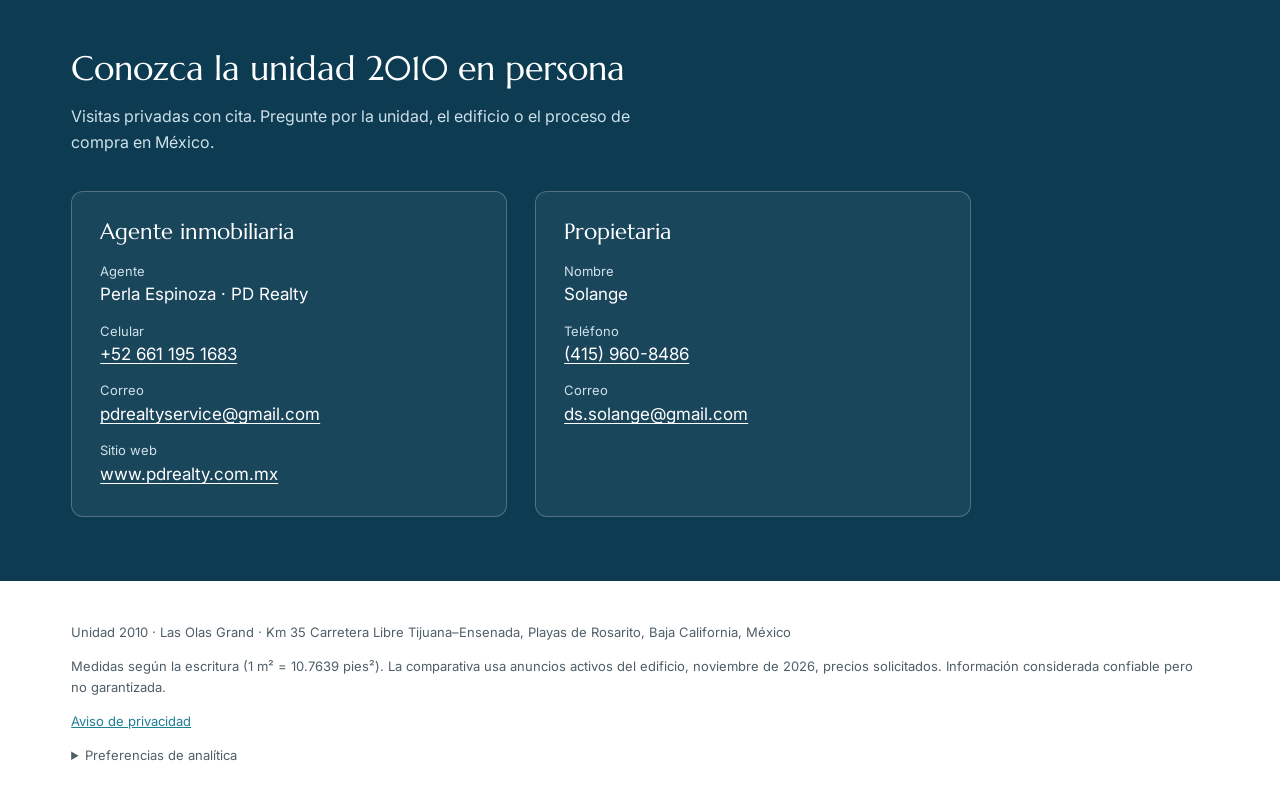
<file: value-es.html>
<!DOCTYPE html>
<html lang="es"><head><meta charset="utf-8"><meta name="viewport" content="width=device-width,initial-scale=1">
<title>Comparativa de precios | Las Olas Grand Unidad 2010</title>
<meta name="description" content="Compare el precio de venta, la superficie y el precio por pie cuadrado de la unidad 2010 con cuatro anuncios de Las Olas Grand de noviembre de 2026.">
<link rel="canonical" href="https://lasolasgrand2010.com/value-es.html">
<link rel="alternate" hreflang="en" href="https://lasolasgrand2010.com/value.html">
<link rel="alternate" hreflang="es" href="https://lasolasgrand2010.com/value-es.html">
<link rel="alternate" hreflang="x-default" href="https://lasolasgrand2010.com/value.html">
<meta property="og:type" content="website">
<meta property="og:title" content="Comparativa de precios | Las Olas Grand Unidad 2010">
<meta property="og:description" content="Compare el precio de venta, la superficie y el precio por pie cuadrado de la unidad 2010 con cuatro anuncios de Las Olas Grand de noviembre de 2026.">
<meta property="og:url" content="https://lasolasgrand2010.com/value-es.html">
<meta property="og:image" content="https://lasolasgrand2010.com/images/img_4748.jpg">
<meta property="og:image:width" content="1600">
<meta property="og:image:height" content="1200">
<meta property="og:image:alt" content="Sala con puertas corredizas de piso a techo hacia la terraza frente al mar">
<meta property="og:locale" content="es_MX">
<meta property="og:locale:alternate" content="en_US">
<meta name="twitter:card" content="summary_large_image">
<meta name="twitter:title" content="Comparativa de precios | Las Olas Grand Unidad 2010">
<meta name="twitter:description" content="Compare el precio de venta, la superficie y el precio por pie cuadrado de la unidad 2010 con cuatro anuncios de Las Olas Grand de noviembre de 2026.">
<meta name="twitter:image" content="https://lasolasgrand2010.com/images/img_4748.jpg">
<meta name="twitter:image:alt" content="Sala con puertas corredizas de piso a techo hacia la terraza frente al mar">
<link rel="preconnect" href="https://fonts.googleapis.com"><link rel="preconnect" href="https://fonts.gstatic.com" crossorigin>
<link href="https://fonts.googleapis.com/css2?family=Marcellus&family=Inter:wght@400;500;600&display=swap" rel="stylesheet">
<link rel="stylesheet" href="style.css?v=20261124"></head><body>
<header class="top"><div class="wrap bar"><a class="brand" href="index-es.html">Las Olas Grand <b>· Unidad 2010</b></a>
<nav class="scroll"><a href="index-es.html">Inicio</a><a href="residence-es.html">La residencia</a><a href="terrace-es.html">Terraza y vistas</a><a href="resort-es.html">Amenidades</a><a href="value-es.html" aria-current=page>Valor</a><a href="details-es.html" data-showing-cta="details_contact">Detalles y contacto</a></nav><div class="lang"><a href="value.html" lang="en" hreflang="en" title="English">EN</a><span aria-current="true">ES</span></div></div></header>
<main><section class="band intro"><div class="wrap"><h1>El mayor espacio del edificio, con uno de los precios por pie cuadrado más bajos</h1>
<p class="lede">Aquí se compara la unidad 2010 con las demás unidades en venta en Las Olas Grand (noviembre de 2026). A $155.37 por pie² está 25% por debajo del promedio de $207.52, y ofrece unos 488 pies² más que el anuncio promedio.</p></div></section>
<section class="band"><div class="wrap"><div class="kpis"><div><b>$315,000</b><span>Precio de venta</span></div><div><b>2,027 pies²</b><span>Interior + terraza</span></div>
<div class="hot"><b>$155 / pies²</b><span>25% por debajo del promedio de $208</span></div><div><b>+488 pies²</b><span>Más grande que el anuncio promedio</span></div></div>
<h2>Precio de venta por pie cuadrado</h2><div class="bars"><div class="brow me"><span class="bl">Unidad 2010</span><span class="track"><i style="width:51.8%"></i></span><span class="bv">$155.37</span></div><div class="brow"><span class="bl">Comparable A</span><span class="track"><i style="width:91.8%"></i></span><span class="bv">$275.42</span></div><div class="brow"><span class="bl">Comparable B</span><span class="track"><i style="width:74.6%"></i></span><span class="bv">$223.74</span></div><div class="brow"><span class="bl">Comparable C</span><span class="track"><i style="width:60.5%"></i></span><span class="bv">$181.56</span></div><div class="brow"><span class="bl">Comparable D</span><span class="track"><i style="width:49.8%"></i></span><span class="bv">$149.34</span></div><p class="note">Promedio de los cuatro comparables: $207.52 por pie².</p></div>
<h2>Comparativa</h2><div class="scroll"><table><thead><tr><th>Unidad</th><th>Piso</th><th class=n>Precio de venta</th><th class=n>Tamaño</th><th class=n>Precio / pie²</th><th>Notas</th></tr></thead><tbody><tr class=me><td>Unidad 2010 (esta residencia)</td><td>Piso 20</td><td class=n>$315,000</td><td class=n>188.35 m² · 2,027 pies²</td><td class=n><b>$155.37</b></td><td>Modelo Carrara, esquina, estacionamiento escriturado</td></tr><tr><td>Comparable A</td><td>Piso alto</td><td class=n>$335,000</td><td class=n>113 m² · 1,216 pies²</td><td class=n><b>$275.42</b></td><td>Remodelado</td></tr><tr><td>Comparable B</td><td>Piso medio</td><td class=n>$289,000</td><td class=n>120 m² · 1,292 pies²</td><td class=n><b>$223.74</b></td><td></td></tr><tr><td>Comparable C</td><td>Piso medio</td><td class=n>$299,000</td><td class=n>153 m² · 1,647 pies²</td><td class=n><b>$181.56</b></td><td></td></tr><tr><td>Comparable D</td><td>Piso bajo</td><td class=n>$299,000</td><td class=n>186 m² · 2,002 pies²</td><td class=n><b>$149.34</b></td><td></td></tr><tr class=avg><td>Promedio de los 4 comparables</td><td></td><td class=n>$305,500</td><td class=n>143 m² · 1,539 pies²</td><td class=n><b>$207.52</b></td><td></td></tr></tbody></table></div>
<p class="note">Precios solicitados de anuncios activos, no precios de cierre. Las unidades comparables se muestran sin su número. El tamaño de la unidad 2010 es interior más terraza según la escritura (sin estacionamiento); solo con el interior es $237.92 por pie². Otros anuncios pueden medir el tamaño de otra forma.</p></div></section></main>
<section class="band contact" id="contact" aria-labelledby="contact-title"><div class="wrap cbox">
<div><h2 id="contact-title">Conozca la unidad 2010 en persona</h2><p>Visitas privadas con cita. Pregunte por la unidad, el edificio o el proceso de compra en México.</p></div>
<div class="who"><div class="cards"><h3 class="role">Agente inmobiliaria</h3><p><span>Agente</span>Perla Espinoza · PD Realty</p><p><span>Celular</span><a href="tel:+526611951683" data-contact-role="agent" data-contact-method="phone">+52 661 195 1683</a></p>
<p><span>Correo</span><a href="mailto:pdrealtyservice@gmail.com?subject=Las%20Olas%20Grand%20Unit%202010" data-contact-role="agent" data-contact-method="email">pdrealtyservice@gmail.com</a></p><p><span>Sitio web</span><a href="https://www.pdrealty.com.mx" data-contact-role="agent" data-contact-method="website">www.pdrealty.com.mx</a></p></div>
<div class="cards"><h3 class="role">Propietaria</h3><p><span>Nombre</span>Solange</p><p><span>Teléfono</span><a href="tel:+14159608486" data-contact-role="owner" data-contact-method="phone">(415) 960-8486</a></p>
<p><span>Correo</span><a href="mailto:ds.solange@gmail.com?subject=Las%20Olas%20Grand%20Unit%202010" data-contact-role="owner" data-contact-method="email">ds.solange@gmail.com</a></p></div></div></div></section>
<footer class="foot"><div class="wrap"><p>Unidad 2010 · Las Olas Grand · Km 35 Carretera Libre Tijuana–Ensenada, Playas de Rosarito, Baja California, México</p>
<p>Medidas según la escritura (1 m² = 10.7639 pies²). La comparativa usa anuncios activos del edificio, noviembre de 2026, precios solicitados. Información considerada confiable pero no garantizada.</p>
<p><a href="privacy-es.html">Aviso de privacidad</a></p></div></footer>
<div class="lb" id="lb" hidden><button class="x" aria-label="Cerrar">×</button><button class="prev" aria-label="Foto anterior">‹</button>
<figure><img alt=""><figcaption></figcaption></figure><button class="next" aria-label="Foto siguiente">›</button></div>
<script src="site.js"></script><script src="analytics.js" defer></script></body></html>
</file>
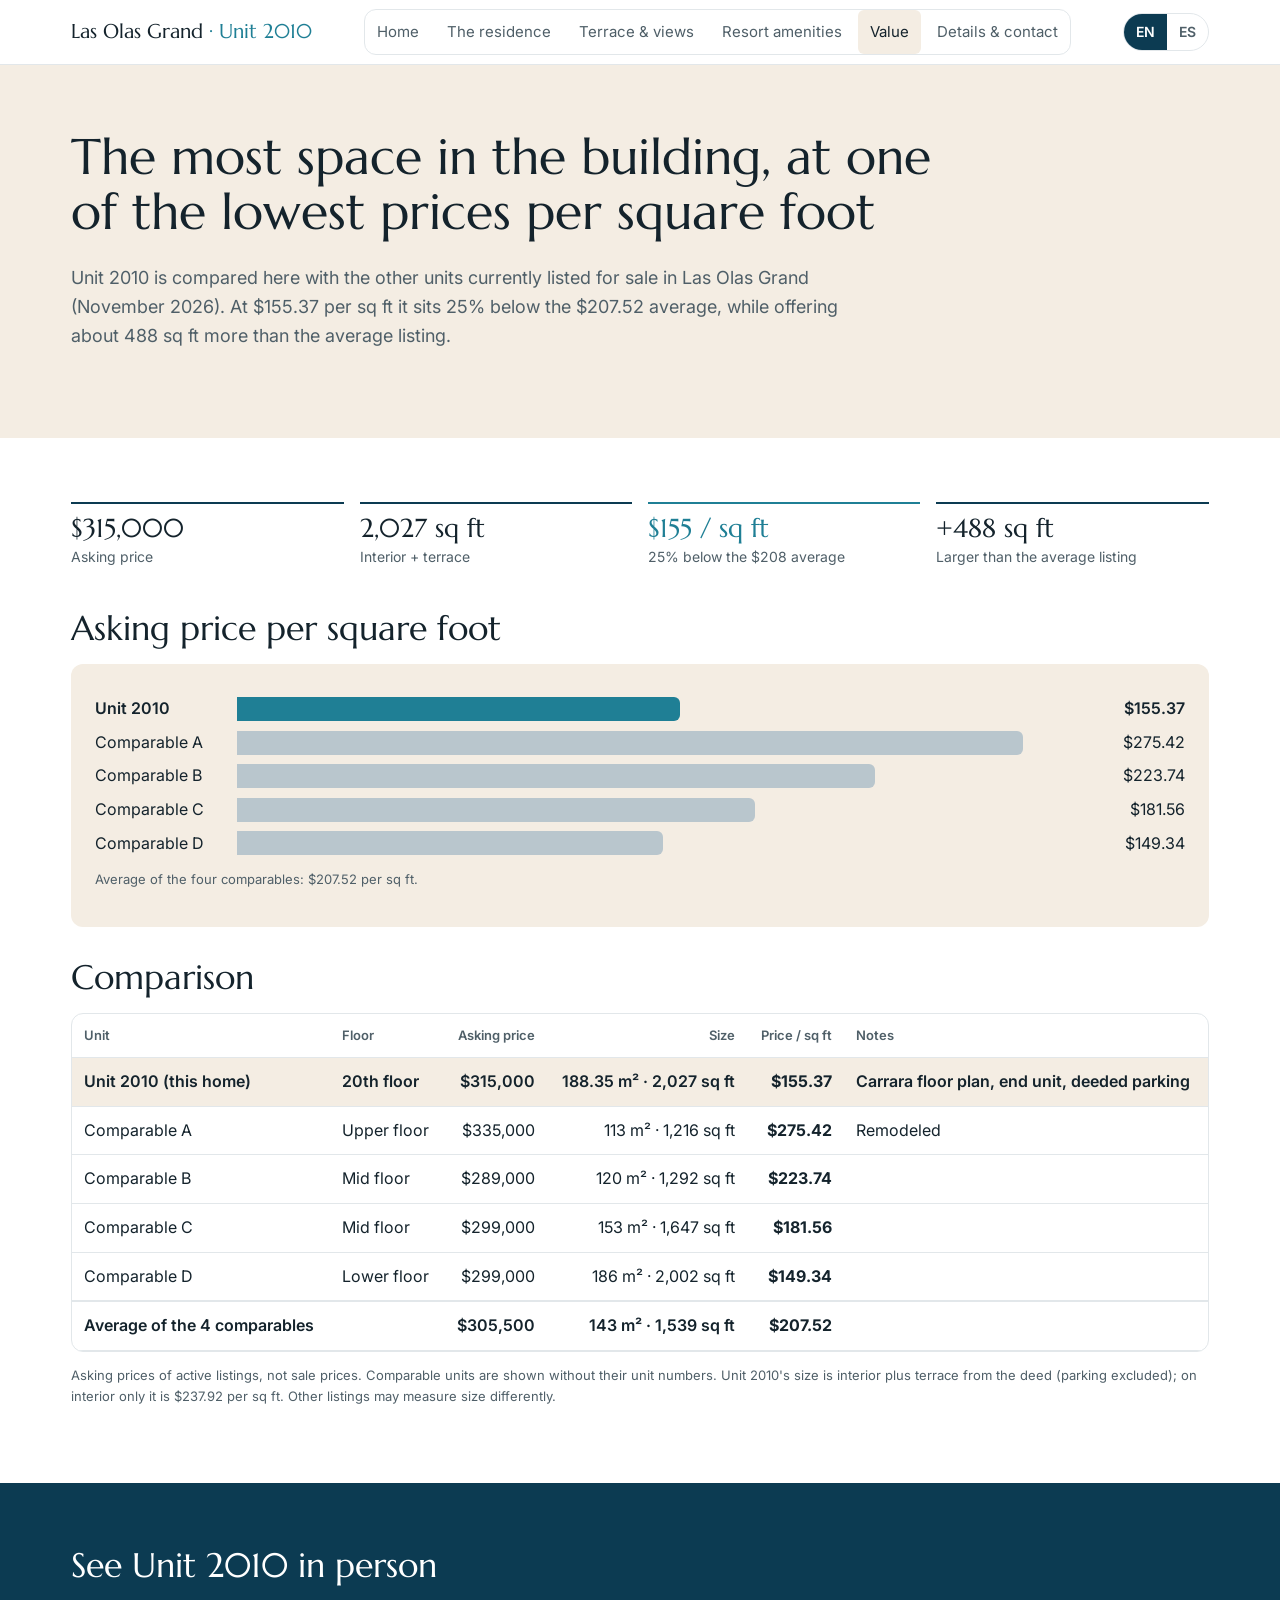
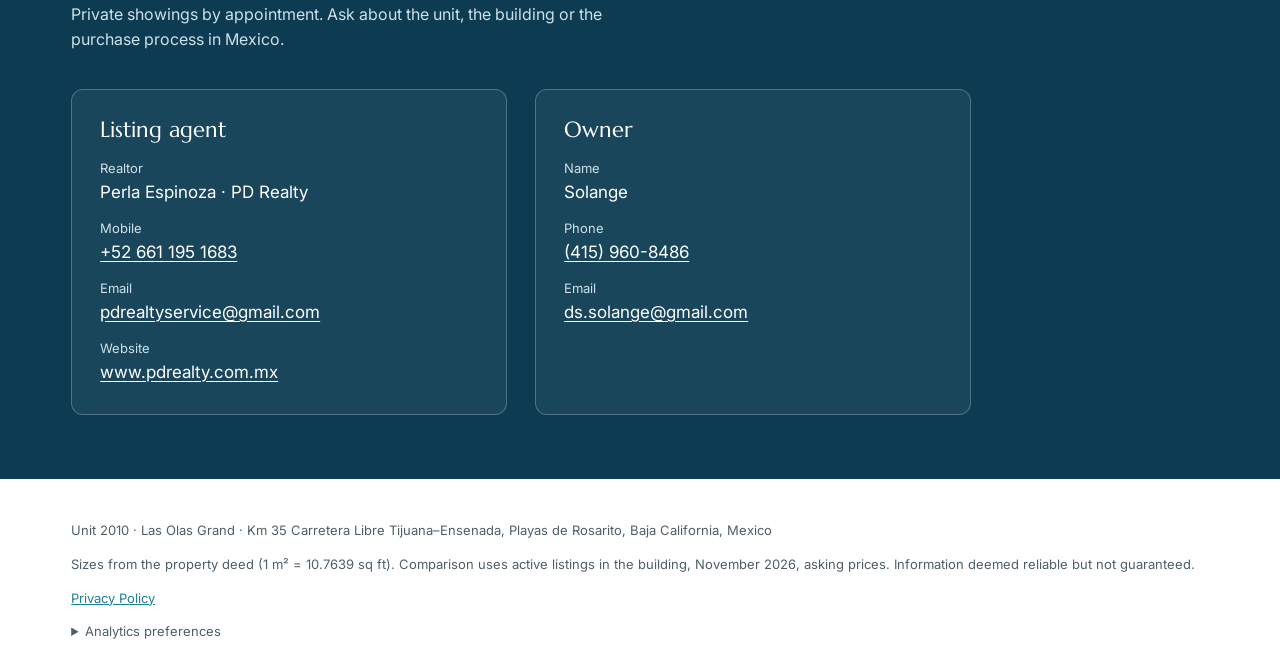
<file: value.html>
<!DOCTYPE html>
<html lang="en"><head><meta charset="utf-8"><meta name="viewport" content="width=device-width,initial-scale=1">
<title>Condo Price Comparison | Las Olas Grand Unit 2010</title>
<meta name="description" content="Compare Unit 2010’s asking price, area, and price per square foot with four Las Olas Grand listings from November 2026.">
<link rel="canonical" href="https://lasolasgrand2010.com/value.html">
<link rel="alternate" hreflang="en" href="https://lasolasgrand2010.com/value.html">
<link rel="alternate" hreflang="es" href="https://lasolasgrand2010.com/value-es.html">
<link rel="alternate" hreflang="x-default" href="https://lasolasgrand2010.com/value.html">
<meta property="og:type" content="website">
<meta property="og:title" content="Condo Price Comparison | Las Olas Grand Unit 2010">
<meta property="og:description" content="Compare Unit 2010’s asking price, area, and price per square foot with four Las Olas Grand listings from November 2026.">
<meta property="og:url" content="https://lasolasgrand2010.com/value.html">
<meta property="og:image" content="https://lasolasgrand2010.com/images/img_4748.jpg">
<meta property="og:image:width" content="1600">
<meta property="og:image:height" content="1200">
<meta property="og:image:alt" content="Living room with floor-to-ceiling sliding doors opening to the ocean terrace">
<meta property="og:locale" content="en_US">
<meta property="og:locale:alternate" content="es_MX">
<meta name="twitter:card" content="summary_large_image">
<meta name="twitter:title" content="Condo Price Comparison | Las Olas Grand Unit 2010">
<meta name="twitter:description" content="Compare Unit 2010’s asking price, area, and price per square foot with four Las Olas Grand listings from November 2026.">
<meta name="twitter:image" content="https://lasolasgrand2010.com/images/img_4748.jpg">
<meta name="twitter:image:alt" content="Living room with floor-to-ceiling sliding doors opening to the ocean terrace">
<link rel="preconnect" href="https://fonts.googleapis.com"><link rel="preconnect" href="https://fonts.gstatic.com" crossorigin>
<link href="https://fonts.googleapis.com/css2?family=Marcellus&family=Inter:wght@400;500;600&display=swap" rel="stylesheet">
<link rel="stylesheet" href="style.css?v=20261124"></head><body>
<header class="top"><div class="wrap bar"><a class="brand" href="index.html">Las Olas Grand <b>· Unit 2010</b></a>
<nav class="scroll"><a href="index.html">Home</a><a href="residence.html">The residence</a><a href="terrace.html">Terrace & views</a><a href="resort.html">Resort amenities</a><a href="value.html" aria-current=page>Value</a><a href="details.html" data-showing-cta="details_contact">Details & contact</a></nav><div class="lang"><span aria-current="true">EN</span><a href="value-es.html" lang="es" hreflang="es">ES</a></div></div></header>
<main><section class="band intro"><div class="wrap"><h1>The most space in the building, at one of the lowest prices per square foot</h1>
<p class="lede">Unit 2010 is compared here with the other units currently listed for sale in Las Olas Grand (November 2026). At $155.37 per sq ft it sits 25% below the $207.52 average, while offering about 488 sq ft more than the average listing.</p></div></section>
<section class="band"><div class="wrap"><div class="kpis"><div><b>$315,000</b><span>Asking price</span></div><div><b>2,027 sq ft</b><span>Interior + terrace</span></div>
<div class="hot"><b>$155 / sq ft</b><span>25% below the $208 average</span></div><div><b>+488 sq ft</b><span>Larger than the average listing</span></div></div>
<h2>Asking price per square foot</h2><div class="bars"><div class="brow me"><span class="bl">Unit 2010</span><span class="track"><i style="width:51.8%"></i></span><span class="bv">$155.37</span></div><div class="brow"><span class="bl">Comparable A</span><span class="track"><i style="width:91.8%"></i></span><span class="bv">$275.42</span></div><div class="brow"><span class="bl">Comparable B</span><span class="track"><i style="width:74.6%"></i></span><span class="bv">$223.74</span></div><div class="brow"><span class="bl">Comparable C</span><span class="track"><i style="width:60.5%"></i></span><span class="bv">$181.56</span></div><div class="brow"><span class="bl">Comparable D</span><span class="track"><i style="width:49.8%"></i></span><span class="bv">$149.34</span></div><p class="note">Average of the four comparables: $207.52 per sq ft.</p></div>
<h2>Comparison</h2><div class="scroll"><table><thead><tr><th>Unit</th><th>Floor</th><th class=n>Asking price</th><th class=n>Size</th><th class=n>Price / sq ft</th><th>Notes</th></tr></thead><tbody><tr class=me><td>Unit 2010 (this home)</td><td>20th floor</td><td class=n>$315,000</td><td class=n>188.35 m² · 2,027 sq ft</td><td class=n><b>$155.37</b></td><td>Carrara floor plan, end unit, deeded parking</td></tr><tr><td>Comparable A</td><td>Upper floor</td><td class=n>$335,000</td><td class=n>113 m² · 1,216 sq ft</td><td class=n><b>$275.42</b></td><td>Remodeled</td></tr><tr><td>Comparable B</td><td>Mid floor</td><td class=n>$289,000</td><td class=n>120 m² · 1,292 sq ft</td><td class=n><b>$223.74</b></td><td></td></tr><tr><td>Comparable C</td><td>Mid floor</td><td class=n>$299,000</td><td class=n>153 m² · 1,647 sq ft</td><td class=n><b>$181.56</b></td><td></td></tr><tr><td>Comparable D</td><td>Lower floor</td><td class=n>$299,000</td><td class=n>186 m² · 2,002 sq ft</td><td class=n><b>$149.34</b></td><td></td></tr><tr class=avg><td>Average of the 4 comparables</td><td></td><td class=n>$305,500</td><td class=n>143 m² · 1,539 sq ft</td><td class=n><b>$207.52</b></td><td></td></tr></tbody></table></div>
<p class="note">Asking prices of active listings, not sale prices. Comparable units are shown without their unit numbers. Unit 2010's size is interior plus terrace from the deed (parking excluded); on interior only it is $237.92 per sq ft. Other listings may measure size differently.</p></div></section></main>
<section class="band contact" id="contact" aria-labelledby="contact-title"><div class="wrap cbox">
<div><h2 id="contact-title">See Unit 2010 in person</h2><p>Private showings by appointment. Ask about the unit, the building or the purchase process in Mexico.</p></div>
<div class="who"><div class="cards"><h3 class="role">Listing agent</h3><p><span>Realtor</span>Perla Espinoza · PD Realty</p><p><span>Mobile</span><a href="tel:+526611951683" data-contact-role="agent" data-contact-method="phone">+52 661 195 1683</a></p>
<p><span>Email</span><a href="mailto:pdrealtyservice@gmail.com?subject=Las%20Olas%20Grand%20Unit%202010" data-contact-role="agent" data-contact-method="email">pdrealtyservice@gmail.com</a></p><p><span>Website</span><a href="https://www.pdrealty.com.mx" data-contact-role="agent" data-contact-method="website">www.pdrealty.com.mx</a></p></div>
<div class="cards"><h3 class="role">Owner</h3><p><span>Name</span>Solange</p><p><span>Phone</span><a href="tel:+14159608486" data-contact-role="owner" data-contact-method="phone">(415) 960-8486</a></p>
<p><span>Email</span><a href="mailto:ds.solange@gmail.com?subject=Las%20Olas%20Grand%20Unit%202010" data-contact-role="owner" data-contact-method="email">ds.solange@gmail.com</a></p></div></div></div></section>
<footer class="foot"><div class="wrap"><p>Unit 2010 · Las Olas Grand · Km 35 Carretera Libre Tijuana–Ensenada, Playas de Rosarito, Baja California, Mexico</p>
<p>Sizes from the property deed (1 m² = 10.7639 sq ft). Comparison uses active listings in the building, November 2026, asking prices. Information deemed reliable but not guaranteed.</p>
<p><a href="privacy.html">Privacy Policy</a></p></div></footer>
<div class="lb" id="lb" hidden><button class="x" aria-label="Close">×</button><button class="prev" aria-label="Previous photo">‹</button>
<figure><img alt=""><figcaption></figcaption></figure><button class="next" aria-label="Next photo">›</button></div>
<script src="site.js"></script><script src="analytics.js" defer></script></body></html>
</file>
<file: style.css>
/* VOICE calm coastal luxury · IDEA a printed resort brochure · PICTURE the owner's photos, full bleed
   COLOUR white, Pacific ink #0c3b52, sand #e8dccb, sea accent #1f7f95 · TYPE Marcellus + Inter · LAYOUT bands, galleries */
:root{color-scheme:light dark;--bg:light-dark(#fff,#0b1820);--ink:light-dark(#14232c,#e9eef0);--mute:light-dark(#4f5f68,#a9b8bf);
--deep:#0c3b52;--sea:light-dark(#1f7f95,#5fc0d4);--sand:light-dark(#f4ede3,#13262f);--line:light-dark(#e2e7ea,#23353f)}
:root[data-theme=light]{color-scheme:light}:root[data-theme=dark]{color-scheme:dark}
*{box-sizing:border-box;min-width:0}
body{margin:0;background:var(--bg);color:var(--ink);font:16px/1.6 Inter,system-ui,sans-serif;overflow-x:clip}
h1,h2,h3{font-family:Marcellus,Georgia,serif;font-weight:400;line-height:1.1;text-wrap:balance;margin:0 0 .5em}
h1{font-size:clamp(32px,5vw,50px)}h2{font-size:clamp(26px,3vw,34px)}h3{font-size:20px}
a{color:var(--sea)}img{display:block;max-width:100%}
.wrap{max-width:1240px;margin:0 auto;padding:0 max(4vw,16px)}.band{padding:clamp(32px,5vw,64px) 0}.alt{background:var(--sand)}
.top{position:sticky;top:0;z-index:5;background:color-mix(in srgb,var(--bg) 92%,transparent);backdrop-filter:blur(8px);border-bottom:1px solid var(--line)}
.bar{display:flex;flex-wrap:wrap;align-items:center;justify-content:space-between;gap:8px 24px;min-height:64px}
.brand{font-family:Marcellus,serif;font-size:20px;color:var(--ink);text-decoration:none}.brand b{font-weight:400;color:var(--sea)}
.lang{display:flex;border:1px solid var(--line);border-radius:999px;overflow:hidden;font-size:14px;font-weight:600}.lang a,.lang span{display:inline-flex;align-items:center;min-height:36px;padding:0 12px;text-decoration:none;color:var(--mute)}.lang span{background:var(--deep);color:#fff}.lang a:hover{color:var(--ink)}
nav{display:flex;gap:4px;overflow-x:auto}nav a{flex:none;padding:10px 12px;color:var(--mute);text-decoration:none;border-radius:6px;font-size:15px}
nav a[aria-current]{color:var(--ink);background:var(--sand)}nav a:hover{color:var(--ink)}
.hero{position:relative;min-height:min(78vh,720px);display:flex;align-items:flex-end;color:#fff}
.hero>picture{position:absolute;inset:0}
.hero>img,.hero>picture>img{position:absolute;inset:0;width:100%;height:100%;object-fit:cover}
.ph picture,.tile picture{display:block}
.tile picture{height:100%}
.hero::after{content:"";position:absolute;inset:0;background:linear-gradient(transparent 20%,rgba(6,28,40,.55) 50%,rgba(6,28,40,.9))}
.badge{position:absolute;right:16px;bottom:16px;z-index:2;background:#fff;color:#0c3b52;border-radius:8px;padding:8px 12px;font-size:13px;line-height:1.35;text-decoration:none;box-shadow:0 2px 10px rgba(0,0,0,.25)}.badge b{display:block;font-weight:600}.badge span{white-space:nowrap}
@media(max-width:600px){.badge{right:12px;bottom:12px;font-size:12px}}
.htext{position:relative;z-index:1;padding-bottom:48px;padding-right:240px;width:100%}@media(max-width:800px){.htext{padding-right:max(4vw,16px);padding-bottom:88px}}.kicker{margin:0 0 8px;color:#fff;font-weight:500;text-shadow:0 1px 3px rgba(0,0,0,.6)}
.price{font-family:Marcellus,serif;font-size:clamp(28px,4vw,40px);margin:.2em 0}.price span{font:16px Inter,sans-serif;color:#d6e6ec;margin-left:10px}
.cta{display:flex;flex-wrap:wrap;gap:12px}.btn{display:inline-flex;align-items:center;min-height:48px;padding:0 22px;border-radius:8px;background:#fff;color:var(--deep);font-weight:600;text-decoration:none}
.btn.ghost{background:transparent;color:#fff;border:1px solid #fff}
.facts,.kpis{display:grid;grid-template-columns:repeat(auto-fit,minmax(170px,1fr));gap:16px}
.facts div,.kpis div{border-top:2px solid var(--deep);padding-top:10px}.facts b,.kpis b{display:block;font-family:Marcellus,serif;font-weight:400;font-size:26px;line-height:1.15}
.facts span,.kpis span{color:var(--mute);font-size:14px}.kpis{margin-bottom:40px}.kpis .hot{border-color:var(--sea)}.kpis .hot b{color:var(--sea)}
.two{display:grid;grid-template-columns:minmax(0,1.6fr) minmax(0,1fr);gap:48px;align-items:start}
.two p{font-size:17px;max-width:68ch}.value{background:var(--sand);border-radius:12px;padding:28px}.value .k{margin:0;color:var(--sea);font-weight:600}
.value .agent{margin:18px 0 0;padding-top:14px;border-top:1px solid var(--line);font-size:15px}.value .big{font-family:Marcellus,serif;font-size:38px;margin:.1em 0}
.hl{display:grid;grid-template-columns:repeat(auto-fit,minmax(230px,1fr));gap:16px}.hl article{background:var(--bg);border-radius:12px;padding:22px}.hl p{margin:0;color:var(--mute)}
.tiles{display:grid;grid-template-columns:repeat(auto-fit,minmax(250px,1fr));gap:16px}
.tile{position:relative;display:block;border-radius:12px;overflow:hidden;color:#fff;text-decoration:none;aspect-ratio:4/3}
.tile img{width:100%;height:100%;object-fit:cover;transition:transform .5s}.tile:hover img{transform:scale(1.04)}
.tile span{position:absolute;inset:auto 0 0;padding:16px;background:linear-gradient(transparent,rgba(6,28,40,.85));font-size:14px}.tile b{display:block;font:22px Marcellus,serif}
.intro{background:var(--sand)}.lede{font-size:18px;color:var(--mute);max-width:70ch;margin:0 0 24px}
.ph{margin:0}.ph img{width:100%;aspect-ratio:4/3;object-fit:cover;border-radius:10px}.ph.wide img{aspect-ratio:21/9;margin-bottom:6px}
.ph figcaption{font-size:14px;color:var(--mute);padding:6px 2px 0}.ph.wide{margin-bottom:18px}
.grid{display:grid;grid-template-columns:repeat(auto-fill,minmax(260px,1fr));gap:18px}
.list{padding-left:20px;margin:0 0 24px}.list li{margin:6px 0}.cols{columns:2 260px}
.bars{background:var(--sand);border-radius:12px;padding:24px;margin-bottom:32px}
.brow{display:grid;grid-template-columns:130px minmax(0,1fr) 80px;align-items:center;gap:12px;margin:8px 0}
.track{height:24px}.track i{display:block;height:100%;border-radius:0 6px 6px 0;background:light-dark(#b9c6cd,#4b5d66)}
.me .track i{background:var(--sea)}.me .bl,.me .bv{font-weight:600}.bv{text-align:right;white-space:nowrap}
table{width:100%;border-collapse:collapse;min-width:720px}th,td{padding:11px 12px;border-bottom:1px solid var(--line);text-align:left;vertical-align:top}
th{font-size:13px;color:var(--mute);font-weight:600}.n{text-align:right;white-space:nowrap}tr.me td{background:var(--sand);font-weight:600}tr.avg td{font-weight:600;border-top:2px solid var(--line)}
.scroll{overflow-x:auto;border:1px solid var(--line);border-radius:12px}.note{font-size:13px;color:var(--mute)}
.specs{display:grid;grid-template-columns:repeat(auto-fit,minmax(min(300px,100%),1fr));gap:48px}
.specs dt,.specs dd{overflow-wrap:anywhere}
@media(max-width:350px){
  .specs dl{grid-template-columns:fit-content(42%) minmax(0,1fr)}
}
dl{display:grid;grid-template-columns:auto 1fr;gap:10px 20px;margin:0}dt{color:var(--mute)}dd{margin:0;font-weight:500}
.contact {
  background: var(--deep);
  color: #fff;
  scroll-margin-top: 10rem;
}
.contact a {
  color: inherit;
  overflow-wrap: anywhere;
  text-underline-offset: .15em;
}
.cbox {
  display: grid;
  gap: clamp(24px, 4vw, 36px);
}
.cbox > div:first-child p {
  color: #cfe1e8;
  max-width: 56ch;
  margin: 0;
}
.who {
  display: grid;
  grid-template-columns: minmax(0, 1fr);
  gap: clamp(16px, 3vw, 28px);
  max-width: 900px;
}
.cards {
  display: grid;
  align-content: start;
  gap: 12px;
  padding: clamp(18px, 3vw, 28px);
  background: rgba(255, 255, 255, .06);
  border: 1px solid rgba(255, 255, 255, .24);
  border-radius: 12px;
}
.cards .role {
  color: inherit;
  font-size: 22px;
  margin: 0 0 4px;
}
.cards p {
  margin: 0;
  font-size: 17px;
}
.cards span {
  display: block;
  color: #cfe1e8;
  font-size: 13px;
}
@media (min-width: 700px) {
  .who { grid-template-columns: repeat(2, minmax(0, 1fr)); }
}
.foot{padding:28px 0;font-size:13px;color:var(--mute)}
.lb{position:fixed;inset:0;z-index:20;background:rgba(4,14,20,.94);display:grid;grid-template-columns:56px minmax(0,1fr) 56px;align-items:center}
dialog.lb{width:100%;height:100%;max-width:none;max-height:none;margin:0;padding:0;border:0}
dialog.lb::backdrop{background:transparent}
.lb[hidden],dialog.lb:not([open]){display:none}.lb figure{margin:0;text-align:center}.lb img{max-height:82vh;margin:auto;border-radius:6px}.lb figcaption{color:#dbe7ec;padding:10px}
.lb button{background:none;border:0;color:#fff;font-size:40px;min-height:56px;cursor:pointer}.lb .x{position:absolute;top:8px;right:12px}
button:focus-visible,a:focus-visible{outline:3px solid var(--sea);outline-offset:2px}
@media(max-width:800px){.two{grid-template-columns:1fr}.brow{grid-template-columns:96px minmax(0,1fr) 72px}.ph.wide img{aspect-ratio:4/3}}
@media(prefers-reduced-motion:reduce){.tile img{transition:none}}
</file>
